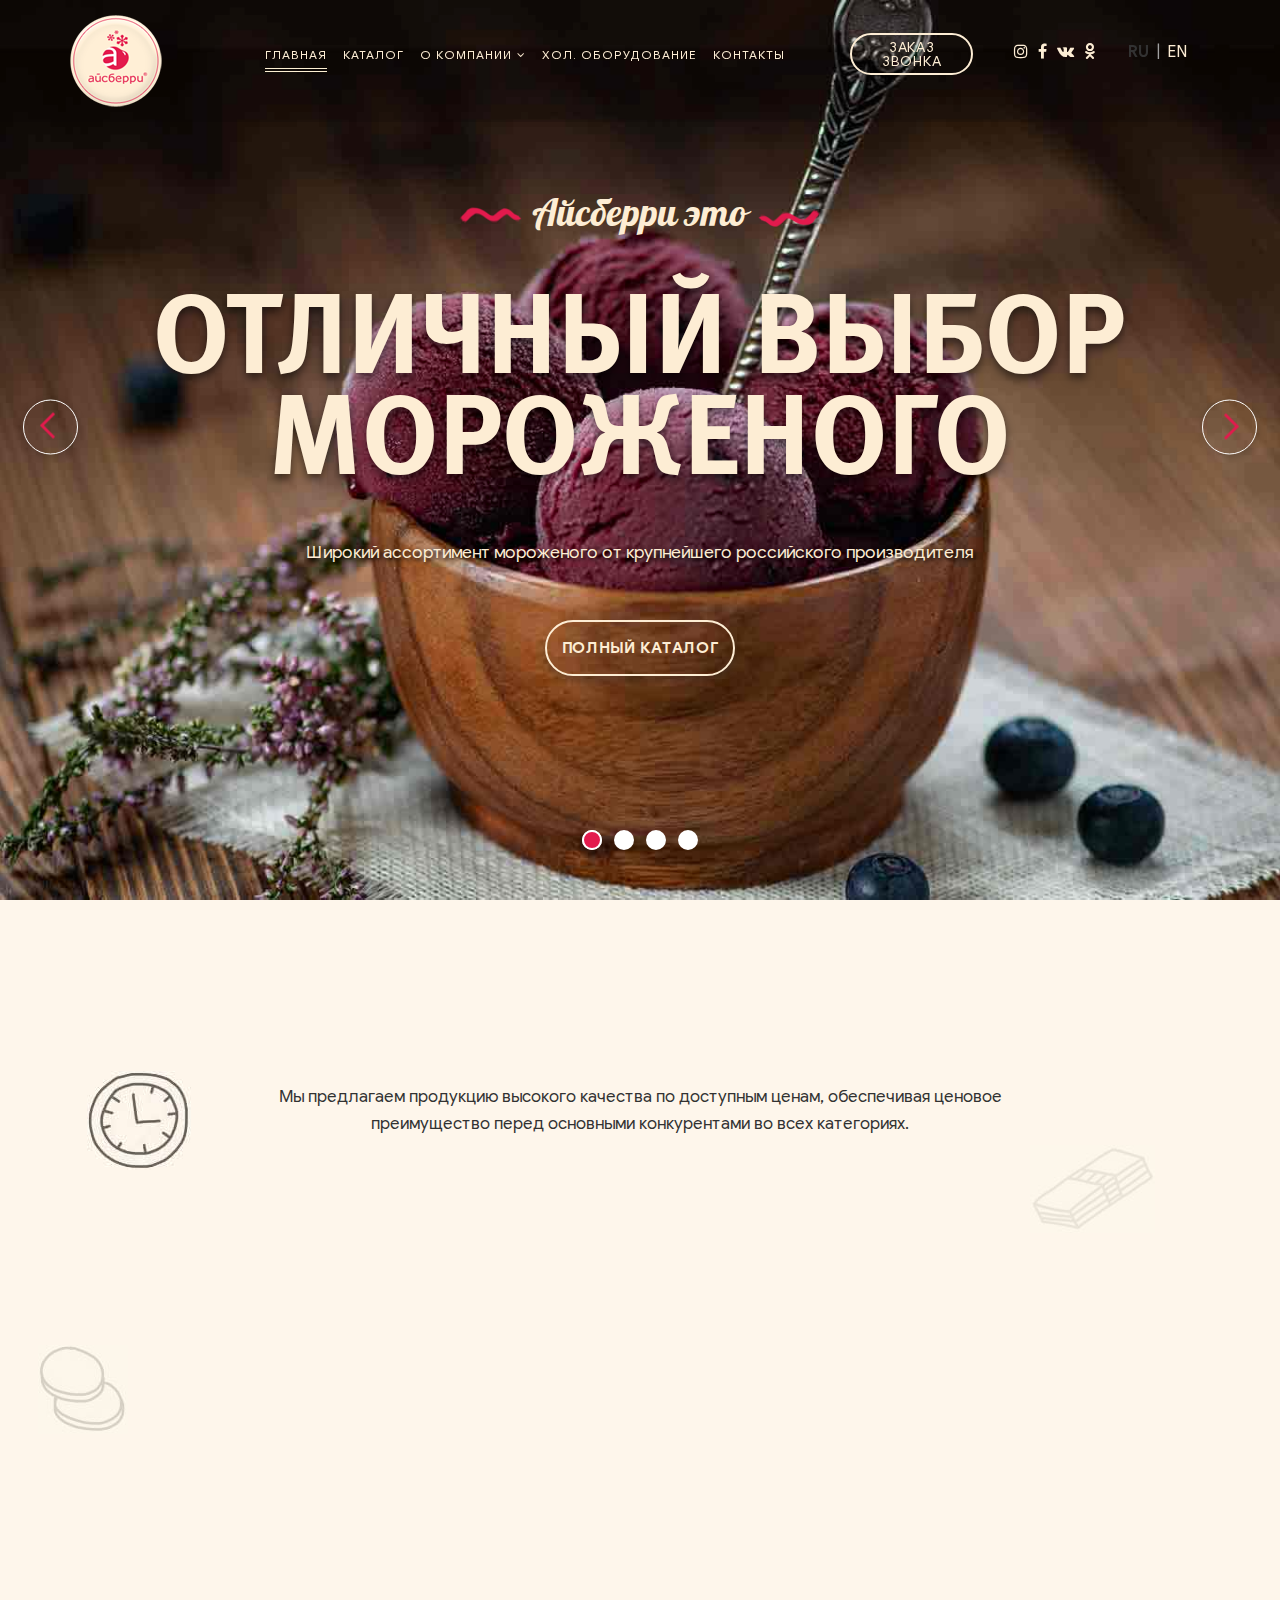
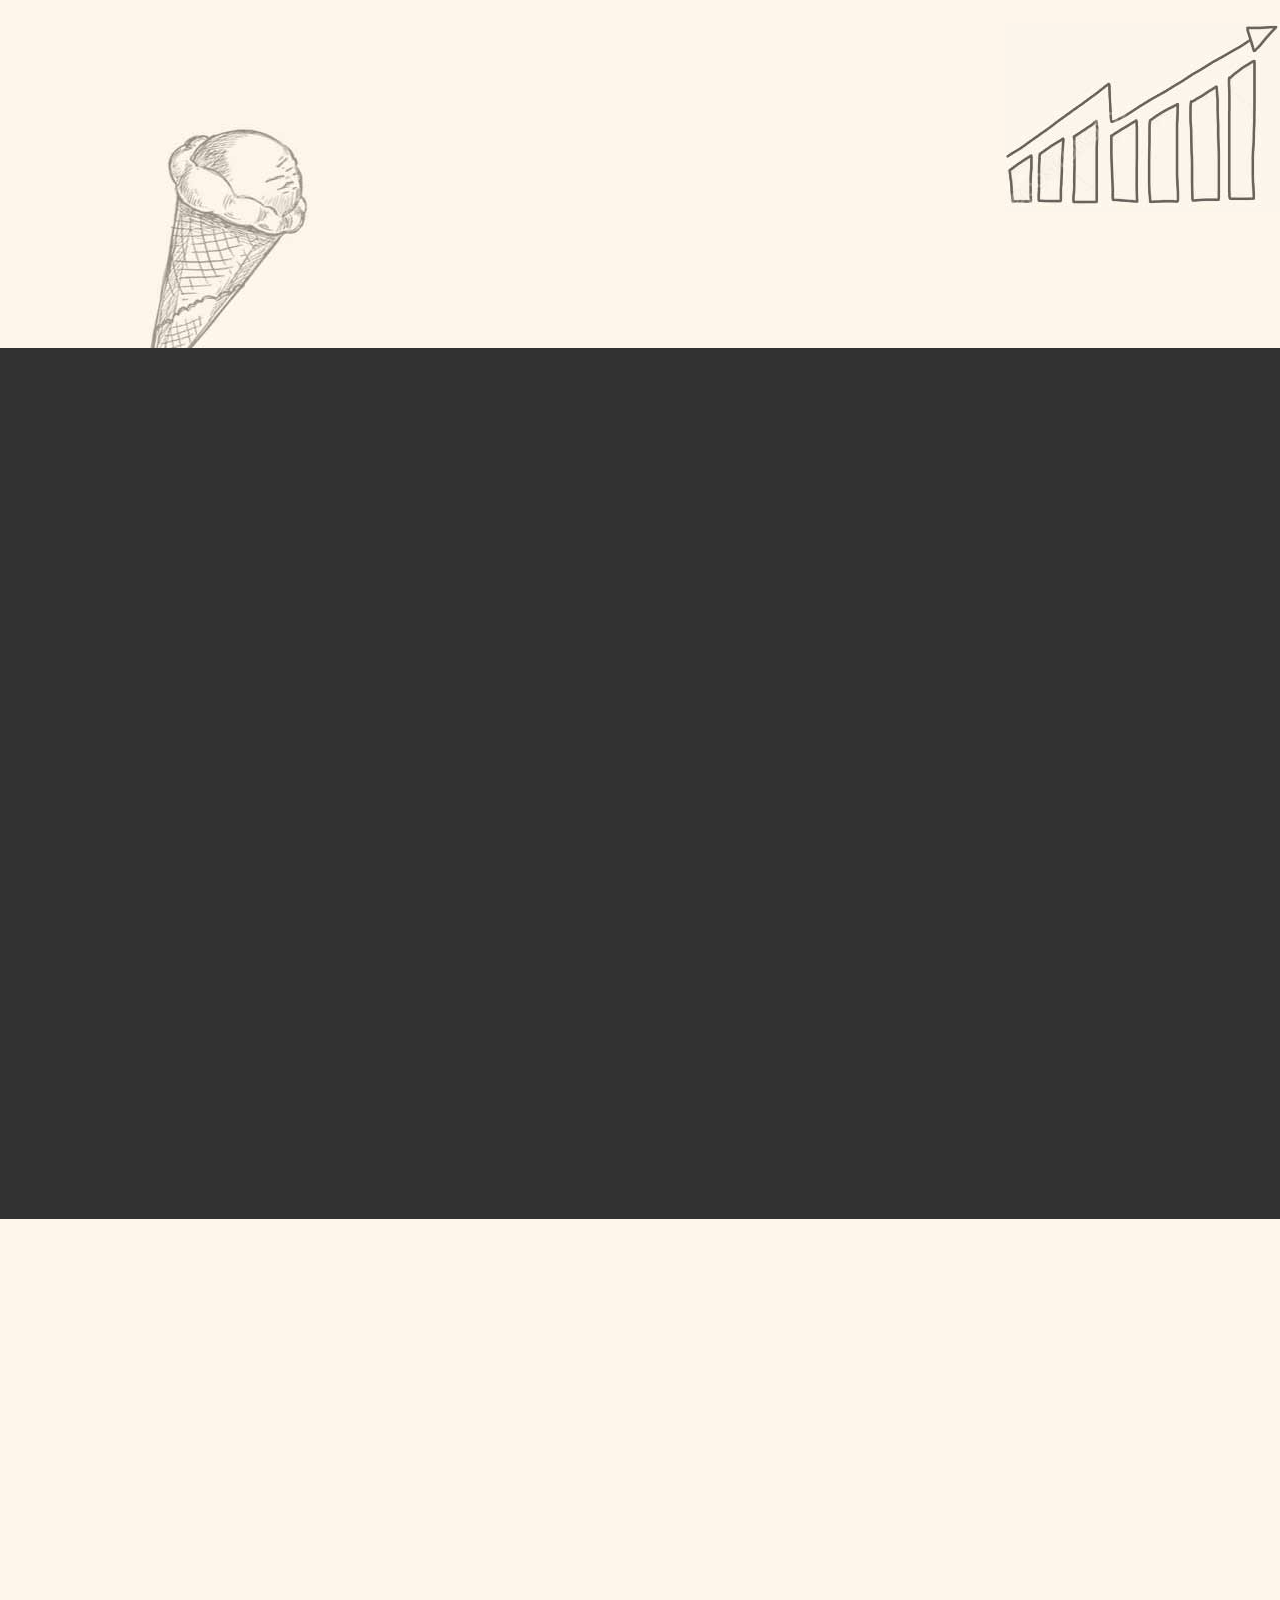
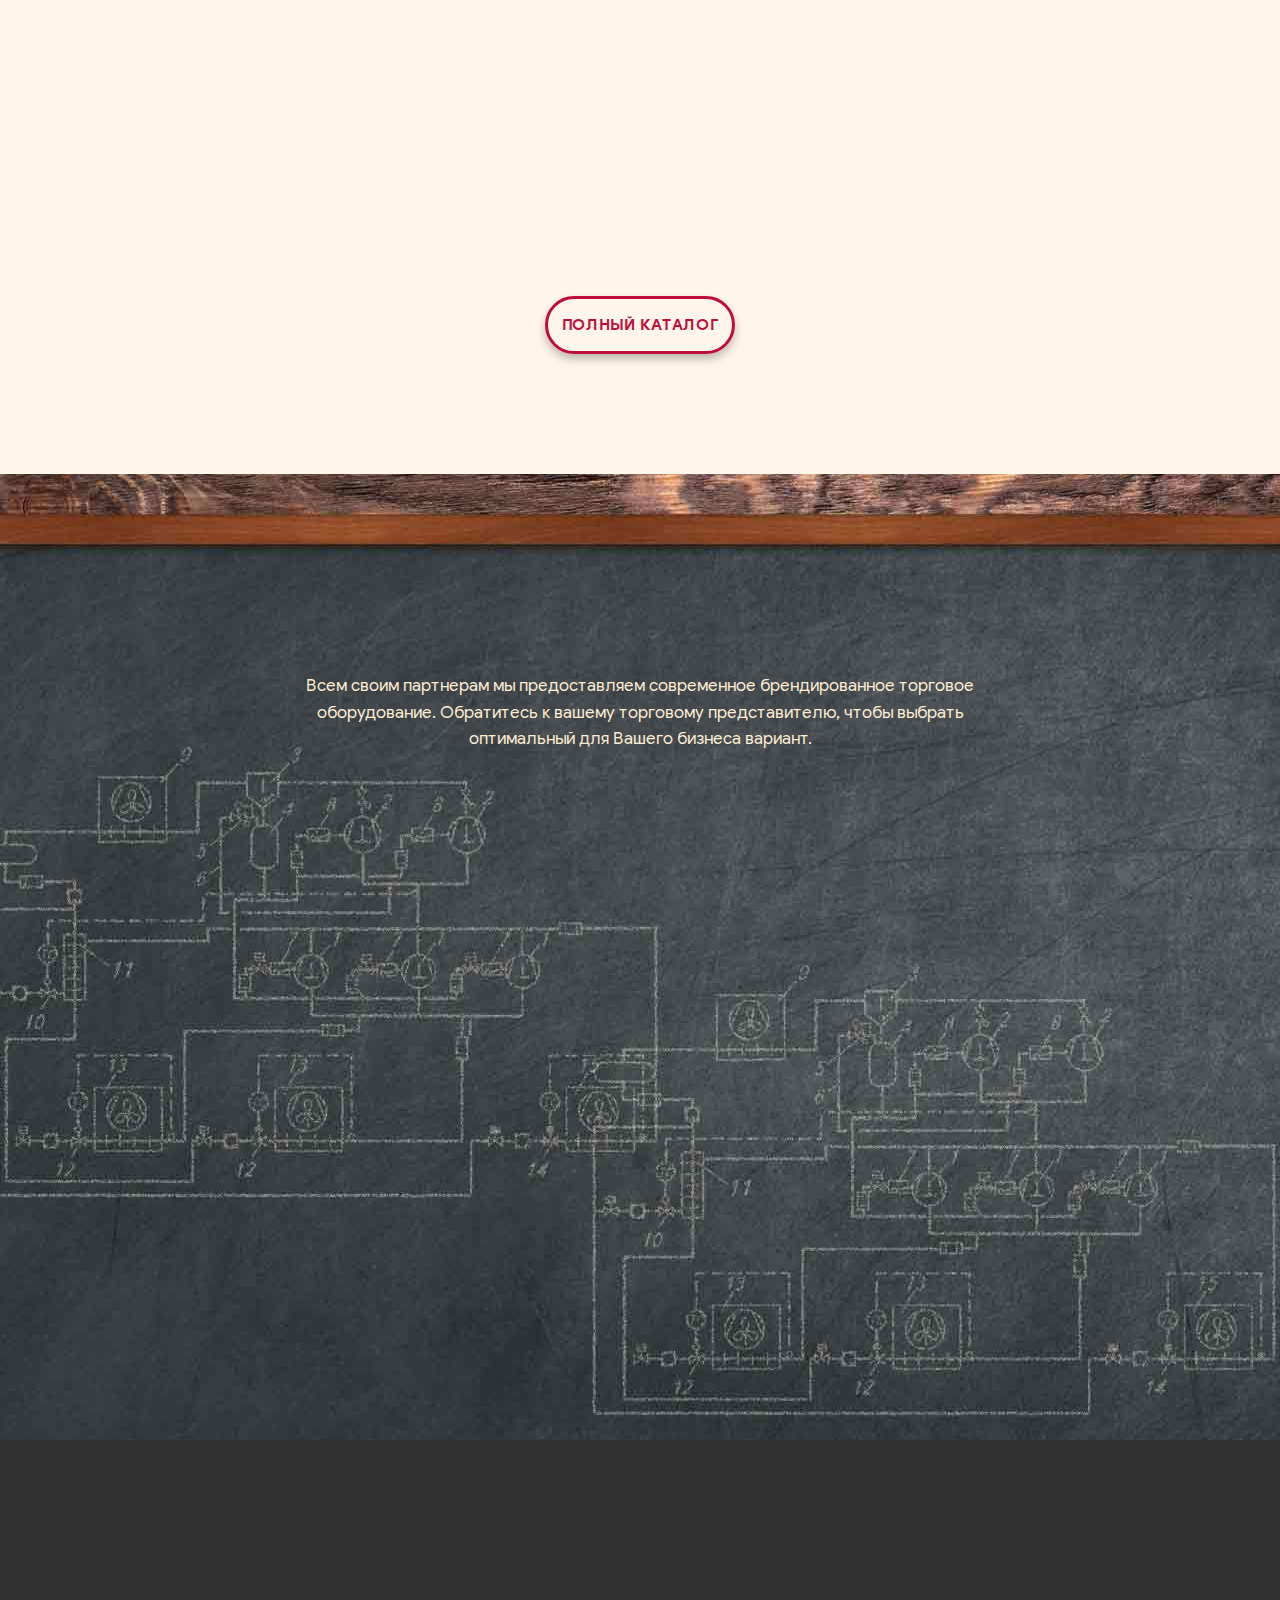
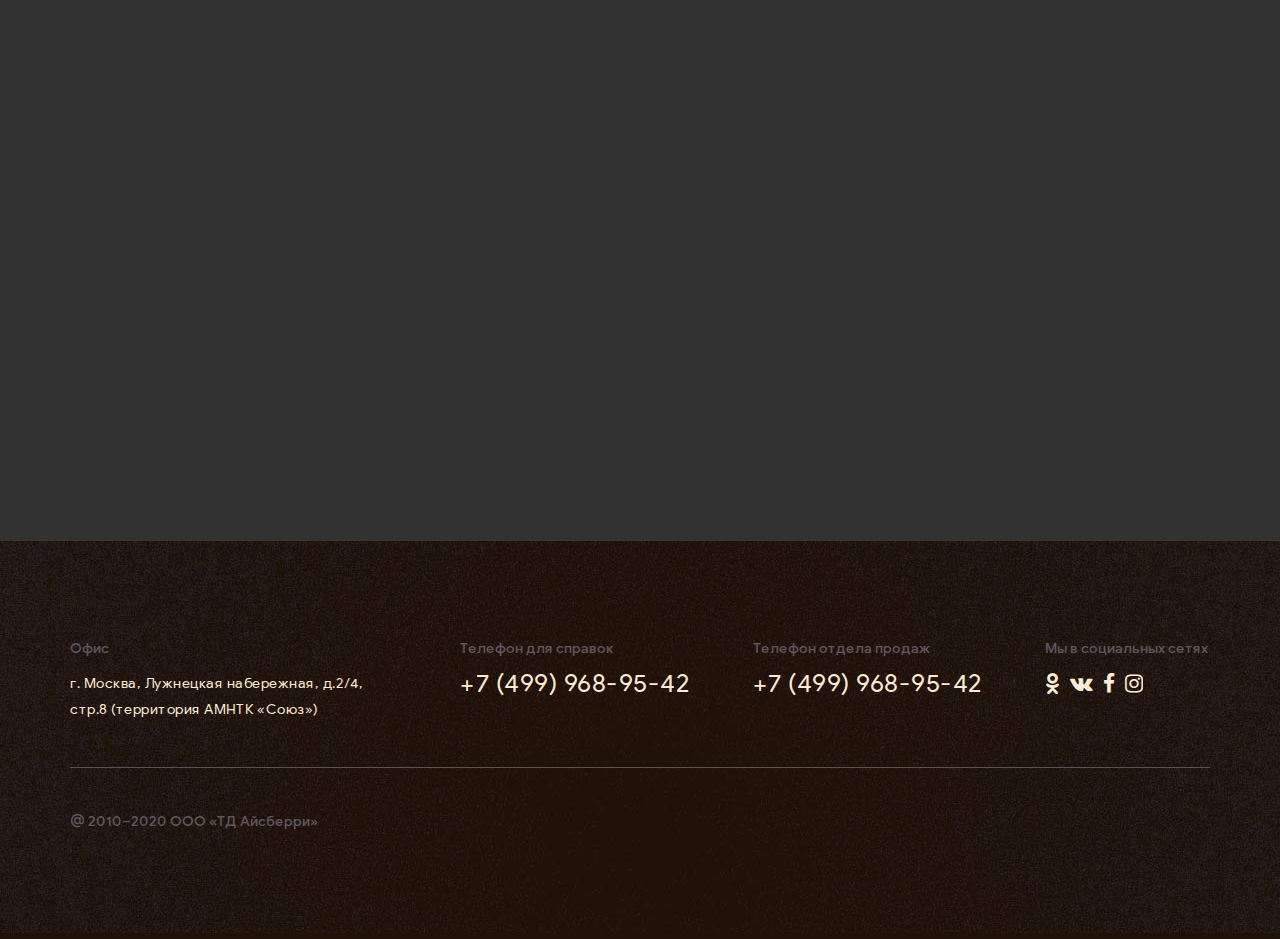
<file: index.html>
<!DOCTYPE html>
<html lang="ru">
<head>
	<meta charset="UTF-8">
	<title>О компании Айсберри — производство мороженого</title>
	<meta name="viewport" content="width=device-width, initial-scale=1.0">
	<meta http-equiv="X-UA-Compatible" content="IE=edge">
	<meta http-equiv="Content-Type" content="text/html; charset=windows-1251" />
	<meta name="keywords" content="мороженое, натуральное мороженое, вкусное мороженое, айсберри, мороженое айсберри" />
	<meta name="description" content="Сайт компании Айсберри" />
	<meta name="apple-mobile-web-app-title" content="Айсберри | Весь ассортимент мороженого Айсберри">
	<meta property="og:site_name" content="Айсберри | Крупнейший российский производитель натурального мороженого">
	<link type="image/x-icon" href="favicon.ico" rel="shortcut icon">
	<link rel="stylesheet" type="text/css" href="css/animate.css">
	<!--Owl-carousel-->
	<link rel="stylesheet" href="owlcarousel/owl.carousel.min.css">
	<link rel="stylesheet" href="owlcarousel/owl.theme.default.min.css">
	<!--Slick slider-->
	<link rel="stylesheet" type="text/css" href="slick/slick.css">
	<link rel="stylesheet" type="text/css" href="slick/slick-theme.css">
	<!-- Подключаем Bootstrap CSS -->
	<link rel="stylesheet" href="css/bootstrap.min.css" >
	<link rel="stylesheet" href="css/font-awesome.min.css">
	<!--Mobile menu-->
	<link rel="stylesheet" href="slideout/test.css">
	<link rel="stylesheet" href="slideout/index.css">
	<!--base-->
	<link rel="stylesheet" href="css/main.css">	
	<script src="js/wow.min.js"></script>
	<script>new WOW().init();</script>
	<script type="text/javascript" src="js/respond.min.js"></script>
</head>
<body>
	<!--loader-->
	<div class="loader">
		<div class="loader_inner"></div>
	</div>
	<!--mobile menu slideout-->
	<nav id="menu" class="menu">
		<section class="menu-section">
			<div class="header-menu">
				<div class="logo-header-menu">
					<a href="index.html"><img class="img-responsive" src="images/logo-header2.png" alt="iceberry"></a>
				</div>
				<div id="close" class="close-menu">
					<a class="js-slideout-toggle-menu"><img class="img-responsive" src="images/close-icon.jpg" alt="iceberry"></a>
				</div>
				<div class="search-menu">
					<a id="open"><img class="img-responsive" src="images/search-icon.jpg" alt="iceberry"></a>
					<form class="formSearch" action="/search/" data-action-ajax="/search/ajax/" method="get">
						<input class="searchInput" type="text" name="text" value="" placeholder="Поиск">
					</form>
				</div>
			</div>
			<ul class="menu-section-list">	
				<li class="active"><a class="home-icon" href="index.html"><i class="fa fa-home"></i>Главная</a></li>				
				<li class=""><a class="catalog-icon" href="assortiment.html"><i class="fa fa-book"></i>Каталог</a></li>
				<li class=""><a class="company-icon" href="/"><i class="fa fa-users"></i>О компании</a></li>
				<li class=""><a class="club-icon" href="#special_projects"><i class="fa fa-snowflake-o"></i>Хол. оборудование</a></li>
				<li class=""><a class="who-icon" href="/"><i class="fa fa-address-card"></i>Контакты</a></li>
			</ul>
		</section>
	</nav>
	<!--mobile menu slideout end-->
    <div id="panel" class="panel">
    	<header>
	    	<div class="navbar navbar-main if-s">
				<!--mobile header-bottom-->
				<div class="header-bottom hidden-md hidden-lg">
					<!--panel mobile menu-->
					<div style="width: 30%; float:left;">						
						<a class="button js-slideout-toggle">
							<span class="icon-bar"></span>
							<span class="icon-bar"></span>
							<span class="icon-bar"></span>
						</a>						
						<!--<button class="btn-hamburger js-slideout-toggle"></button>-->
					</div>
					<div style="width: 40%; float:left;">
						<div class="logo-wrap">
							<a href="/" class="logo-btn navbar-nav">
								<img src="images/logo-header.png" class="img-responsive" alt="Компания Айсберри">
								<img src="images/logo-header.png" class="img-responsive" alt="Компания Айсберри">
							</a>
						</div>					
					</div>
					<div style="width: 30%; float:left;">
						<div class="lang">
							<a href="en.php">EN</a>
						</div>
					</div>
					<!--panel mobile menu end-->
				</div>
				<!--mobile header-bottom end-->
	
				<!--desctop header-bottom-->
		    	<div class="header-bottom hidden-xs hidden-sm">	
					<div class="container">
						<div class="row">
							<div class="logo-wrap col-xs-7 col-sm-3 col-md-2 col-lg-2">
								<a href="index.html" class="logo-btn navbar-nav">
									<img src="images/logo-header.png" class="img-responsive" alt="Компания Айсберри">
									<img src="images/logo-header.png" class="img-responsive" alt="Компания Айсберри">
								</a>
							</div>
							<div class="hidden-xs hidden-sm col-md-6 col-lg-6">
								<nav class="collapse navbar-collapse" id="navbar" data-hover="dropdown"
									data-animations="fadeInDownNew fadeInRightNew fadeInUpNew fadeInLeftNew">
									<ul class="nav navbar-nav navbar-right">
										<li><a class="active" href="index.html">Главная</a></li>
										<li><a href="assortiment.html">Каталог</a></li>
										<li class="dropdown">
											<a href="/" class="dropdown-toggle">О компании<i class="fa fa-angle-down"></i></a>
											<ul class="dropdown-menu">
												<li class="dropdown">
													<a href="/" class="dropdown-toggle" data-toggle="dropdown" role="button" aria-haspopup="true" aria-expanded="false">
														О компании
													</a>
												</li>
												<li class="dropdown">
													<a href="/" class="dropdown-toggle" data-toggle="dropdown" role="button" aria-haspopup="true"
														aria-expanded="false">
														Производство
													</a>
												</li>
												<li class="dropdown">
													<a href="/" class="dropdown-toggle" data-toggle="dropdown" role="button" aria-haspopup="true"
														aria-expanded="false">
														Отзывы
													</a>
												</li>
											</ul>
										</li>									
										<li><a href="#special_projects">Хол. оборудование</a></li>
										<li><a href="/">Контакты</a></li>
									</ul>
								</nav>
							</div>
							<div class="hidden-xs hidden-sm col-md-4 col-md-offset-0 col-lg-4 col-lg-offset-0">
								<div class="button call_order">
									<a style="display: inline-block" href="/" data-toggle="modal" data-target="#myModal5">Заказ<br>звонка</a>
									<!--Modal-->
									<div class="modal fade" id="myModal5">
										<div class="modal-dialog">
											<div class="filter-content">
												<div class="hidden-xs hidden-sm">
													<div class="col-md-12">
														<div class="modal-header">
															<button type="button" class="close" data-dismiss="modal" aria-hidden="true">&#215;</button>
															<h5>&nbsp;&nbsp;&nbsp;Заказать обратный звонок</h5>
														</div>
														<div class="row">
															<div class="col-md-12">																
																<form class="form-horizontal">
																	<div class="form-group">
																		<div class="col-sm-4 control-label">
																			<label for="name" class="control-label">Имя</label>
																		</div>
																		<div class="col-sm-6">
																			<input type="text" class="form-control" id="name" name="name" placeholder="Имя">
																		</div>
																	</div>
																	<div class="form-group">
																		<div class="col-sm-4 control-label">
																			<label for="phone" class="control-label">Телефон</label>
																		</div>
																		<div class="col-sm-6">
																			<input type="text" class="form-control" id="phone" placeholder="Телефон">
																		</div>
																	</div>
																	<div class="form-group">
																		<div class="form-check">
																			<label class="form-check-label">
																				<input type="checkbox" class="form-check-input" required="">Согласие на обработку персональных данных
																			</label>
																		</div>
																	</div>
																	<div class="form-group">
																		<div class="col-sm-offset-4 col-sm-6 button-wrap">
																			<div class="read-more news">
																				<a href="/where-buy/" tabindex="0">Отправить</a>
																			</div>
																		</div>
																	</div>
																</form>																
															</div>
														</div>
													</div>
												</div>
											</div>
										</div>
									</div>
								</div>
								<div class="header-top">
									<div class="lang">
										<a class="active" href="/?lang=ru">Ru</a>
										<span style="color: #a1a1a1;">|</span>
										<a href="/?lang=en">En</a>
									</div>
									<div class="header-social">
										<div class="social-network">
											<a href="https://ok.ru/group/53816670421144" target="_blank" data-toggle="modal">
												<i class="fa fa-odnoklassniki"></i>
											</a>
										</div>										
									
										<div class="social-network">
											<a href="https://vk.com/club48220269" target="_blank">
												<i class="fa fa-vk"></i>
											</a>
										</div>
									
										<div class="social-network">
											<a href="https://www.facebook.com/TDIceBerry" target="_blank">
												<i class="fa fa-facebook"></i>
											</a>
										</div>
									
										<div class="social-network">
											<a href="https://www.instagram.com/iceberry_icecream/" target="_blank">
												<i class="fa fa-instagram"></i>
											</a>
										</div>
									
										<div class="clearfix"></div>
									</div>
								</div>
							</div>
						</div>
					</div>				
					<div class="header-menu-field"></div>
				</div>
				<!--desctop header-bottom end-->
	    	</div>
	    </header>
		<!--Слайдер флекс-->		
		<div id="toppage" class="slides-wrapper">
			<div class="slid_1">
				<div class="slid-1">
					<div class="col-md-12 col-md-offset-0 col-lg-12 col-lg-offset-0 bg_text_slid">
						<div class="row">
							<div class="col-md-12 col-md-offset-0 col-lg-10 col-lg-offset-1" style="text-align: center;">
								<h3 class="heading_section">Айсберри это</h3>
								<h4 class="slid-heading">ОТЛИЧНЫЙ ВЫБОР МОРОЖЕНОГО</h4>
								<p>Широкий ассортимент мороженого от крупнейшего российского производителя</p>
								<div class="button_slider">
									<a href="/" tabindex="0">Полный каталог</a>
								</div>
							</div>
						</div>
					</div>
				</div>
			</div>
			<div class="slid_1">
				<div class="slid-2">
					<div class="col-md-12 col-md-offset-0 col-lg-12 col-lg-offset-0 bg_text_slid">
						<div class="row">
							<div class="col-md-12 col-md-offset-0 col-lg-10 col-lg-offset-1" style="text-align: center;">
								<h3 class="heading_section">Айсберри это</h3>
								<h4 class="slid-heading">МОРОЖЕНОЕ ВЫСОЧАЙШЕГО КАЧЕСТВА</h4>
								<p>Полная технологическая цепочка переработки свежего молока, <br>и использование только высококлассных ингредиентов</p>
								<div class="button_slider">
									<a href="/" tabindex="0">Подробнее</a>
								</div>
							</div>
						</div>
					</div>
				</div>
			</div>
			<div class="slid_1">
				<div class="slid-3">
					<div class="col-md-12 col-md-offset-0 col-lg-12 col-lg-offset-0 bg_text_slid">
						<div class="row">
							<div class="col-md-12 col-md-offset-0 col-lg-10 col-lg-offset-1" style="text-align: center;">
								<h3 class="heading_section">Айсберри это</h3>
								<h4 class="slid-heading">НАДЕЖНЫЙ<br>ПАРТНЕР</h4>
								<p>Гибкая система скидок и гарантия наличия ассортимента и доставки в жаркую погоду</p>
								<div class="button_slider">
									<a href="/" tabindex="0">Подробнее</a>
								</div>
							</div>
						</div>
					</div>
				</div>
			</div>
			<div class="slid_1">
				<div class="slid-4">
					<div class="col-md-12 col-md-offset-0 col-lg-12 col-lg-offset-0 bg_text_slid">
						<div class="row">
							<div class="col-md-12 col-md-offset-0 col-lg-10 col-lg-offset-1" style="text-align: center;">
								<h3 class="heading_section">Айсберри это</h3>
								<h4 class="slid-heading">УДОБНЫЙ КЛИЕНТСКИЙ<br>СЕРВИС</h4>
								<p>Бесплатная доставка продукции собственным специализированным<br>транспортом и предоставление холодильного оборудования</p>
								<div class="button_slider">
									<a href="/" tabindex="0">Подробнее</a>
								</div>
							</div>
						</div>
					</div>
				</div>
			</div>
		</div>	
	
	    <section id="our_awards">
			<div id="decor_1" class="decor_bg"></div>
			<div id="decor_2" class="decor_bg"></div>
			<div id="decor_3" class="decor_bg"></div>
			<div id="decor_4" class="decor_bg"></div>
			<div id="decor_5" class="decor_bg"></div>
			<div class="container">
				<div class="row">
					<div class="col-md-12">
						<div class="block-uni wow fadeInDown" data-wow-offset="0" data-wow-duration="1s" data-wow-delay="0.5s" style="visibility: visible; animation-duration: 1s; animation-delay: 0.5s; animation-name: fadeIn;">
							<h3 class="heading_section">Наши преимущества</h3>
						</div>

						<div class="col-md-8 col-md-offset-2">
							<p class="text-title">Мы предлагаем продукцию высокого качества по доступным ценам, обеспечивая ценовое преимущество перед основными конкурентами во всех категориях.</p>
						</div>
					</div>
				</div>
				<div class="row">
					<div class="col-sm-4 col-sm-offset-0 col-md-2 col-md-offset-1">
						<div class="block-uni wow fadeInUp" data-wow-offset="0" data-wow-duration="1s" data-wow-delay="0.6s" style="visibility: visible; animation-duration: 1s; animation-delay: 0.5s; animation-name: fadeInUp;">
							<div class="award">
								<div class="icon-block">
									<span class="icon-img" style="background-position: -265px 1px;"></span>
									<div class="decoration-award"></div>
								</div>
								<h5>Надежность</h5>
								<p>От крупнейшего отчечественного производителя</p>
							</div>
						</div>
					</div>
					<div class="col-sm-4 col-md-2">
						<div class="block-uni wow fadeInUp" data-wow-offset="0" data-wow-duration="1s" data-wow-delay="0.7s" style="visibility: visible; animation-duration: 1s; animation-delay: 0.5s; animation-name: fadeInUp;">
							<div class="award">
								<div class="icon-block">
									<span class="icon-img" style="background-position: -372px 1px;"></span>
									<div class="decoration-award"></div>
								</div>
								<h5>Уходимость</h5>
								<p>Наши позиции являются лидерами по уходимости и позволяют нашим партнерам зарабатывать</p>
							</div>
						</div>
					</div>
					<div class="col-sm-4 col-md-2">
						<div class="block-uni wow fadeInUp" data-wow-offset="0" data-wow-duration="1s" data-wow-delay="0.8s" style="visibility: visible; animation-duration: 1s; animation-delay: 0.5s; animation-name: fadeInUp;">
							<div class="award">
								<div class="icon-block">
									<span class="icon-img" style="background-position: -473px 1px;"></span>
									<div class="decoration-award"></div>
								</div>
								<h5>Качество</h5>
								<p>Полная технологическая цепочка переработки свежего молока</p>
							</div>
						</div>
					</div>
					<div class="col-sm-4 col-md-2">
						<div class="block-uni wow fadeInUp" data-wow-offset="0" data-wow-duration="1s" data-wow-delay="0.9s" style="visibility: visible; animation-duration: 1s; animation-delay: 0.5s; animation-name: fadeInUp;">
							<div class="award">
								<div class="icon-block">
									<span class="icon-img" style="background-position: -576px 1px;"></span>
									<div class="decoration-award"></div>
								</div>
								<h5>Рассрочка</h5>
								<p>Для клиентов предоставляется рассрочка платежей</p>
							</div>
						</div>
					</div>
					<div class="col-sm-4 col-md-2">
						<div class="block-uni wow fadeInUp" data-wow-offset="0" data-wow-duration="1s" data-wow-delay="1.0s" style="visibility: visible; animation-duration: 1s; animation-delay: 0.5s; animation-name: fadeInUp;">
							<div class="award">
								<div class="icon-block">
									<span class="icon-img" style="background-position: -684px 1px;"></span>
									<div class="decoration-award"></div>
								</div>
								<h5>Ассортимент</h5>
								<p>Широкий выбор сопутствующих товаров: рожки, стаканчики, топпинги</p>
							</div>
						</div>
					</div>
					<div class="col-sm-4 col-sm-offset-0 col-md-2 col-md-offset-3">
						<div class="block-uni wow fadeInUp" data-wow-offset="0" data-wow-duration="1s" data-wow-delay="1.1s" style="visibility: visible; animation-duration: 1s; animation-delay: 0.5s; animation-name: fadeInUp;">
							<div class="award">
								<div class="icon-block">
									<span class="icon-img" style="background-position: -820px -2px;"></span>
									<div class="decoration-award"></div>
								</div>
								<h5>Доставка</h5>
								<p>Собственный автопарк из 400 специализированных автомобилей доставки</p>
							</div>
						</div>
					</div>
					<div class="col-sm-4 col-md-2">
						<div class="block-uni wow fadeInUp" data-wow-offset="0" data-wow-duration="1s" data-wow-delay="1.2s" style="visibility: visible; animation-duration: 1s; animation-delay: 0.5s; animation-name: fadeInUp;">
							<div class="award">
								<div class="icon-block">
									<span class="icon-img" style="background-position: -952px -2px;"></span>
									<div class="decoration-award"></div>
								</div>
								<h5>Гарантия</h5>
								<p>Наличия ассортимента и доставки в жаркую погоду</p>
							</div>
						</div>
					</div>
					<div class="col-sm-4 col-md-2">
						<div class="block-uni wow fadeInUp" data-wow-offset="0" data-wow-duration="1s" data-wow-delay="1.3s" style="visibility: visible; animation-duration: 1s; animation-delay: 0.5s; animation-name: fadeInUp;">
							<div class="award">
								<div class="icon-block">
									<span class="icon-img" style="background-position: -1066px -2px;"></span>
									<div class="decoration-award"></div>
								</div>
								<h5>Оборудование</h5>
								<p>предоставление холодильного оборудования (брендируется под заказ клиента)</p>
							</div>
						</div>
					</div>
				</div>				
			</div>			
		</section>		
		
		<section id="hits_slider">
			<div class="container">
				<div class="row">
					<div class="col-md-12">
						<div class="block-uni wow fadeInDown" data-wow-offset="0" data-wow-duration="1s" data-wow-delay="0.5s" style="visibility: visible; animation-duration: 1s; animation-delay: 0.5s; animation-name: fadeIn;"><h3 class="heading_section">Хиты продаж</h3></div>
						<!--div class="col-md-8 col-md-offset-2">
							<p class="text-title">Мы предлагаем продукцию высокого качества по доступным ценам, обеспечивая ценовое преимущество перед основными конкурентами во всех категориях.</p>
						</div-->
					</div>
				</div>
				<div class="row">
					<div class="col-sm-10 col-sm-offset-1 col-md-10 col-md-offset-1">
						<div class="block-uni wow fadeInUp" data-wow-offset="0" data-wow-duration="1s" data-wow-delay="0.5s" style="visibility: visible; animation-duration: 1s; animation-delay: 0.5s; animation-name: fadeInUp;">
							
							<div class="hits_slider">
								<div class="row">
									<div class="col-xs-10 col-xs-offset-1 col-md-5 col-md-offset-0">
										<div class="img-slid-wrap">
											<div class="decor">
												<img src="images/decoration/slider_hits_bg.png" class="img-responsive" alt="">
											</div>
											<img src="images/catalig/ball_1.png" class="img-responsive" alt="ВОЛОГОДСКИЙ ПЛОМБИР С АРОМАТОМ ЛЕСНОГО ОРЕХА И ФУНДУКОМ И ВАРЕНЫМ СГУЩЕННЫМ МОЛОКОМ">	
										</div>																	
									</div>
									<div class="col-md-7">
										<h3>ВОЛОГОДСКИЙ ПЛОМБИР С
											АРОМАТОМ ЛЕСНОГО ОРЕХА И ФУНДУКОМ И ВАРЕНЫМ
											СГУЩЕННЫМ МОЛОКОМ
										</h3>
										<p><strong>Упаковка:</strong> гастроемкость 3,5 кг</p>
									</div>
								</div>
								<div class="row">
									<div class="col-xs-10 col-xs-offset-1 col-md-5 col-md-offset-0">
										<div class="img-slid-wrap">
											<div class="decor">
												<img src="images/decoration/slider_hits_bg.png" class="img-responsive" alt="">
											</div>
											<img src="images/catalig/ball_2.png" class="img-responsive" alt="ВОЛОГОДСКИЙ ПЛОМБИР С АРОМАТОМ ЛЕСНОГО ОРЕХА И ФУНДУКОМ И ВАРЕНЫМ СГУЩЕННЫМ МОЛОКОМ">	
										</div>																	
									</div>
									<div class="col-md-7">
										<h3>ВОЛОГОДСКИЙ ПЛОМБИР С
											АРОМАТОМ ЛЕСНОГО ОРЕХА И ФУНДУКОМ И ВАРЕНЫМ
											СГУЩЕННЫМ МОЛОКОМ
										</h3>
										<p><strong>Упаковка:</strong> гастроемкость 3,5 кг</p>
									</div>
								</div>
								<div class="row">
									<div class="col-xs-10 col-xs-offset-1 col-md-5 col-md-offset-0">
										<div class="img-slid-wrap">
											<div class="decor">
												<img src="images/decoration/slider_hits_bg.png" class="img-responsive" alt="">
											</div>
											<img src="images/catalig/ball_1.png" class="img-responsive" alt="ВОЛОГОДСКИЙ ПЛОМБИР С АРОМАТОМ ЛЕСНОГО ОРЕХА И ФУНДУКОМ И ВАРЕНЫМ СГУЩЕННЫМ МОЛОКОМ">	
										</div>																	
									</div>
									<div class="col-md-7">
										<h3>ВОЛОГОДСКИЙ ПЛОМБИР С
											АРОМАТОМ ЛЕСНОГО ОРЕХА И ФУНДУКОМ И ВАРЕНЫМ
											СГУЩЕННЫМ МОЛОКОМ
										</h3>
										<p><strong>Упаковка:</strong> гастроемкость 3,5 кг</p>
									</div>
								</div>
								<div class="row">
									<div class="col-xs-10 col-xs-offset-1 col-md-5 col-md-offset-0">
										<div class="img-slid-wrap">
											<div class="decor">
												<img src="images/decoration/slider_hits_bg.png" class="img-responsive" alt="">
											</div>
											<img src="images/catalig/ball_2.png" class="img-responsive" alt="ВОЛОГОДСКИЙ ПЛОМБИР С АРОМАТОМ ЛЕСНОГО ОРЕХА И ФУНДУКОМ И ВАРЕНЫМ СГУЩЕННЫМ МОЛОКОМ">	
										</div>																	
									</div>
									<div class="col-md-7">
										<h3>ВОЛОГОДСКИЙ ПЛОМБИР С
											АРОМАТОМ ЛЕСНОГО ОРЕХА И ФУНДУКОМ И ВАРЕНЫМ
											СГУЩЕННЫМ МОЛОКОМ
										</h3>
										<p><strong>Упаковка:</strong> гастроемкость 3,5 кг</p>
									</div>
								</div>
								<div class="row">
									<div class="col-xs-10 col-xs-offset-1 col-md-5 col-md-offset-0">
										<div class="img-slid-wrap">
											<div class="decor">
												<img src="images/decoration/slider_hits_bg.png" class="img-responsive" alt="">
											</div>
											<img src="images/catalig/ball_1.png" class="img-responsive" alt="ВОЛОГОДСКИЙ ПЛОМБИР С АРОМАТОМ ЛЕСНОГО ОРЕХА И ФУНДУКОМ И ВАРЕНЫМ СГУЩЕННЫМ МОЛОКОМ">	
										</div>																	
									</div>
									<div class="col-md-7">
										<h3>ВОЛОГОДСКИЙ ПЛОМБИР С
											АРОМАТОМ ЛЕСНОГО ОРЕХА И ФУНДУКОМ И ВАРЕНЫМ
											СГУЩЕННЫМ МОЛОКОМ
										</h3>
										<p><strong>Упаковка:</strong> гастроемкость 3,5 кг</p>
									</div>
								</div>
								<div class="row">
									<div class="col-xs-10 col-xs-offset-1 col-md-5 col-md-offset-0">
										<div class="img-slid-wrap">
											<div class="decor">
												<img src="images/decoration/slider_hits_bg.png" class="img-responsive" alt="">
											</div>
											<img src="images/catalig/ball_1.png" class="img-responsive" alt="ВОЛОГОДСКИЙ ПЛОМБИР С АРОМАТОМ ЛЕСНОГО ОРЕХА И ФУНДУКОМ И ВАРЕНЫМ СГУЩЕННЫМ МОЛОКОМ">	
										</div>																	
									</div>
									<div class="col-md-7">
										<h3>ВОЛОГОДСКИЙ ПЛОМБИР С
											АРОМАТОМ ЛЕСНОГО ОРЕХА И ФУНДУКОМ И ВАРЕНЫМ
											СГУЩЕННЫМ МОЛОКОМ
										</h3>
										<p><strong>Упаковка:</strong> гастроемкость 3,5 кг</p>
									</div>
								</div>
								<div class="row">
									<div class="col-xs-10 col-xs-offset-1 col-md-5 col-md-offset-0">
										<div class="img-slid-wrap">
											<div class="decor">
												<img src="images/decoration/slider_hits_bg.png" class="img-responsive" alt="">
											</div>
											<img src="images/catalig/ball_1.png" class="img-responsive" alt="ВОЛОГОДСКИЙ ПЛОМБИР С АРОМАТОМ ЛЕСНОГО ОРЕХА И ФУНДУКОМ И ВАРЕНЫМ СГУЩЕННЫМ МОЛОКОМ">	
										</div>																	
									</div>
									<div class="col-md-7">
										<h3>ВОЛОГОДСКИЙ ПЛОМБИР С
											АРОМАТОМ ЛЕСНОГО ОРЕХА И ФУНДУКОМ И ВАРЕНЫМ
											СГУЩЕННЫМ МОЛОКОМ
										</h3>
										<p><strong>Упаковка:</strong> гастроемкость 3,5 кг</p>
									</div>
								</div>
							</div>
							<div class="hits_slider_nav">
								<div class="row">
									<div class="col-sm-12 col-sm-offset-0 col-md-10 col-md-offset-1">
										<div class="previews-positions-wrap">
											<div class="preview">
												<img src="images/catalig/ball_1.png" class="img-responsive" alt="">
											</div>
											<div class="preview">
												<img src="images/catalig/ball_2.png" class="img-responsive" alt="">
											</div>
											<div class="preview">
												<img src="images/catalig/ball_1.png" class="img-responsive" alt="">
											</div>
											<div class="preview">
												<img src="images/catalig/ball_2.png" class="img-responsive" alt="">
											</div>
											<div class="preview">
												<img src="images/catalig/ball_1.png" class="img-responsive" alt="">
											</div>
											<div class="preview">
												<img src="images/catalig/ball_2.png" class="img-responsive" alt="">
											</div>
											<div class="preview">
												<img src="images/catalig/ball_1.png" class="img-responsive" alt="">
											</div>
										</div>
									</div>
								</div>
							</div>
						</div>
					</div>
				</div>

			</div>
		</section>
		
		<section id="assortment">
			<div class="container">
				<div class="row">
					<div class="col-md-12">
						<div class="block-uni wow fadeInDown" data-wow-offset="0" data-wow-duration="1s" data-wow-delay="0.5s" style="visibility: visible; animation-duration: 1s; animation-delay: 0.5s; animation-name: fadeIn;"><h3 class="heading_section">Ассортимент</h3></div>
						<!--div class="col-md-8 col-md-offset-2">
							<p class="text-title">Мы предлагаем продукцию высокого качества по доступным ценам, обеспечивая ценовое преимущество перед основными конкурентами во всех категориях.</p>
						</div-->
					</div>
				</div>
			</div>
			<div class="container-fluid">
				<div id="brands-slider">
					<div class="col-xs-4">
						<a href="/" target="_blank" title="Вологодский пломбир">
							<div class="block-uni wow fadeInLeft" data-wow-offset="0" data-wow-duration="1s" data-wow-delay="0.5s" style="visibility: visible; animation-duration: 1s; animation-delay: 0.5s; animation-name: fadeInLeft;">
								<div class="landing_project" style="background:url(images/landing-1.jpg) center; background-size: cover;">
									<h3>Мороженое</h3>
									<img class="img-responsive" src="images/landing-1.jpg">
								</div>
							</div>
						</a>
					</div>
					<div class="col-xs-4">
						<a href="/" target="_blank" title="Филевское мороженое">
							<div class="block-uni wow fadeInUp" data-wow-offset="0" data-wow-duration="1s" data-wow-delay="0.5s" style="visibility: visible; animation-duration: 1s; animation-delay: 0.5s; animation-name: fadeInUp;">
								<div class="landing_project" style="background:url(images/landing-2.jpg) center; background-size: cover;">
									<h3>Замороженые полуфабрикаты</h3>
									<img class="img-responsive" src="images/landing-2.jpg">
								</div>
							</div>
						</a>
					</div>
					<div class="col-xs-4">
						<a href="/" target="_blank" title="Мороженое miniMe">
							<div class="block-uni wow fadeInRight" data-wow-offset="0" data-wow-duration="1s" data-wow-delay="0.5s" style="visibility: visible; animation-duration: 1s; animation-delay: 0.5s; animation-name: fadeInRight;">
								<div class="landing_project" style="background:url(images/landing-3.jpg) center; background-size: cover;">
									<h3>Сопутствующий ассортимент</h3>
									<img class="img-responsive" src="images/landing-3.jpg">
								</div>
							</div>
						</a>
					</div>			
				</div>
				<div class="button_slider">
					<a href="/" tabindex="0">Полный каталог</a>
				</div>
			</div>		
		</section>
	
		<section id="refrigeration">
			<div class="container">
				<div class="row">
					<div class="col-md-12">
						<div class="block-uni wow fadeInDown" data-wow-offset="0" data-wow-duration="1s" data-wow-delay="0.5s" style="visibility: visible; animation-duration: 1s; animation-delay: 0.5s; animation-name: fadeIn;"><h3 class="heading_section">Холодильное оборудование</h3></div>
						<div class="col-md-8 col-md-offset-2">
							<p class="text-title">Всем своим партнерам мы предоставляем современное брендированное торговое оборудование. Обратитесь к вашему торговому представителю, чтобы выбрать оптимальный для Вашего бизнеса вариант.</p>
						</div>
					</div>
				</div>
				
				<div class="row">
					<div class="hidden-xs col-md-12 col-md-offset-0 col-lg-10 col-lg-offset-1">
						<div class="block-uni wow fadeInUp" data-wow-offset="0" data-wow-duration="1s" data-wow-delay="0.5s" style="visibility: visible; animation-duration: 1s; animation-delay: 0.5s; animation-name: fadeInUp;">
							<div class="slider-refrigeration">
								<div class="block-prev">
									<img src="images/refrigeration/ref-prev_1.png" class="img-responsive" alt="">
								</div>
								<div class="block-prev">
									<img src="images/refrigeration/ref-prev_2.png" class="img-responsive" alt="">
								</div>
								<div class="block-prev">
									<img src="images/refrigeration/ref-prev_3.png" class="img-responsive" alt="">
								</div>
								<div class="block-prev">
									<img src="images/refrigeration/ref-prev_4.png" class="img-responsive" alt="">
								</div>
								<div class="block-prev">
									<img src="images/refrigeration/ref-prev_5.png" class="img-responsive" alt="">
								</div>
								<div class="group">
									<div class="block-prev active">
										<img src="images/refrigeration/ref-prev_6.png" class="img-responsive" alt="">
									</div>
									<div class="block-prev">
										<img src="images/refrigeration/ref-prev_7.png" class="img-responsive" alt="">
									</div>
								</div>
								<div class="heading-block">
									<div class="refr"><img src="images/refrigeration/ref_1.jpg" class="img-responsive" alt=""></div>
									<div class="refr"><img src="images/refrigeration/ref_2.jpg" class="img-responsive" alt=""></div>
									<div class="refr"><img src="images/refrigeration/ref_3.jpg" class="img-responsive" alt=""></div>
									<div class="refr"><img src="images/refrigeration/ref_4.jpg" class="img-responsive" alt=""></div>
									<div class="refr"><img src="images/refrigeration/ref_5.jpg" class="img-responsive" alt=""></div>
									<div class="refr active"><img src="images/refrigeration/ref_6.jpg" class="img-responsive" alt=""></div>
									<div class="refr"><img src="images/refrigeration/ref_7.jpg" class="img-responsive" alt=""></div>
								</div>
								<div class="reviews-block">
									<p>ларь</p>
									<div class="lar active">
										<h5>«Вологодский Пломбир»</h5>
										<img src="images/decoration/ref-dashed.png" class="ref-dashed" alt="">
										<h6>ларь ubs</h6>
										<table class="reviews">
											<tbody>
											<tr>
												<td>300&nbsp;л.&nbsp;&nbsp;</td>
												<td>1060*640*940&nbsp;&nbsp;</td>
												<td>1045*915*650&nbsp;&nbsp;</td>
											</tr>
											<tr>
												<td>400&nbsp;л.&nbsp;&nbsp;</td>
												<td>1060*640*940&nbsp;&nbsp;</td>
												<td>57</td>
											</tr>
											<tr>
												<td>500&nbsp;л.&nbsp;&nbsp;</td>
												<td>1060*640*940&nbsp;&nbsp;</td>
												<td>153&nbsp;Вт</td>
											</tr>
										</tbody></table>								
										<div class="button-wrap">
											<div class="read-more news">
												<a href="/where-buy/" tabindex="0">подробнее</a>
											</div>
											<div class="read-more news">
												<a href="/where-buy/" tabindex="0">смотреть все »</a>
											</div>
										</div>
									</div>
									<div class="lar">
										<h5>«Филевское»</h5>
										<img src="images/decoration/ref-dashed.png" class="ref-dashed" alt="">
										<h6>ларь ubs</h6>
										<table class="reviews">
											<tbody>
												<tr>
													<td>300&nbsp;л.&nbsp;&nbsp;</td>
													<td>1060*640*940&nbsp;&nbsp;</td>
													<td>1045*915*650&nbsp;&nbsp;</td>
												</tr>
												<tr>
													<td>400&nbsp;л.&nbsp;&nbsp;</td>
													<td>1060*640*940&nbsp;&nbsp;</td>
													<td>57</td>
												</tr>
												<tr>
													<td>500&nbsp;л.&nbsp;&nbsp;</td>
													<td>1060*640*940&nbsp;&nbsp;</td>
													<td>153&nbsp;Вт</td>
												</tr>
											</tbody>
										</table>
										<div class="button-wrap">
											<div class="read-more news">
												<a href="/where-buy/" tabindex="0">подробнее</a>
											</div>
											<div class="read-more news">
												<a href="/where-buy/" tabindex="0">смотреть все »</a>
											</div>
										</div>
									</div>
									<div class="lar">
										<h5>«Филевское»</h5>
										<img src="images/decoration/ref-dashed.png" class="ref-dashed" alt="">
										<h6>ларь ubs</h6>
										<table class="reviews">
											<tbody>
												<tr>
													<td>300&nbsp;л.&nbsp;&nbsp;</td>
													<td>1060*640*940&nbsp;&nbsp;</td>
													<td>1045*915*650&nbsp;&nbsp;</td>
												</tr>
												<tr>
													<td>400&nbsp;л.&nbsp;&nbsp;</td>
													<td>1060*640*940&nbsp;&nbsp;</td>
													<td>57</td>
												</tr>
												<tr>
													<td>500&nbsp;л.&nbsp;&nbsp;</td>
													<td>1060*640*940&nbsp;&nbsp;</td>
													<td>153&nbsp;Вт</td>
												</tr>
											</tbody>
										</table>
										<div class="button-wrap">
											<div class="read-more news">
												<a href="/where-buy/" tabindex="0">подробнее</a>
											</div>
											<div class="read-more news">
												<a href="/where-buy/" tabindex="0">смотреть все »</a>
											</div>
										</div>
									</div>
									<div class="lar">
										<h5>«Филевское»</h5>
										<img src="images/decoration/ref-dashed.png" class="ref-dashed" alt="">
										<h6>ларь ubs</h6>
										<table class="reviews">
											<tbody>
												<tr>
													<td>300&nbsp;л.&nbsp;&nbsp;</td>
													<td>1060*640*940&nbsp;&nbsp;</td>
													<td>1045*915*650&nbsp;&nbsp;</td>
												</tr>
												<tr>
													<td>400&nbsp;л.&nbsp;&nbsp;</td>
													<td>1060*640*940&nbsp;&nbsp;</td>
													<td>57</td>
												</tr>
												<tr>
													<td>500&nbsp;л.&nbsp;&nbsp;</td>
													<td>1060*640*940&nbsp;&nbsp;</td>
													<td>153&nbsp;Вт</td>
												</tr>
											</tbody>
										</table>
										<div class="button-wrap">
											<div class="read-more news">
												<a href="/where-buy/" tabindex="0">подробнее</a>
											</div>
											<div class="read-more news">
												<a href="/where-buy/" tabindex="0">смотреть все »</a>
											</div>
										</div>
									</div>
									<div class="lar">
										<h5>«Филевское»</h5>
										<img src="images/decoration/ref-dashed.png" class="ref-dashed" alt="">
										<h6>ларь ubs</h6>
										<table class="reviews">
											<tbody>
												<tr>
													<td>300&nbsp;л.&nbsp;&nbsp;</td>
													<td>1060*640*940&nbsp;&nbsp;</td>
													<td>1045*915*650&nbsp;&nbsp;</td>
												</tr>
												<tr>
													<td>400&nbsp;л.&nbsp;&nbsp;</td>
													<td>1060*640*940&nbsp;&nbsp;</td>
													<td>57</td>
												</tr>
												<tr>
													<td>500&nbsp;л.&nbsp;&nbsp;</td>
													<td>1060*640*940&nbsp;&nbsp;</td>
													<td>153&nbsp;Вт</td>
												</tr>
											</tbody>
										</table>
										<div class="button-wrap">
											<div class="read-more news">
												<a href="/where-buy/" tabindex="0">подробнее</a>
											</div>
											<div class="read-more news">
												<a href="/where-buy/" tabindex="0">смотреть все »</a>
											</div>
										</div>
									</div>
									<div class="lar">
										<h5>«Филевское»</h5>
										<img src="images/decoration/ref-dashed.png" class="ref-dashed" alt="">
										<h6>ларь ubs</h6>
										<table class="reviews">
											<tbody>
												<tr>
													<td>300&nbsp;л.&nbsp;&nbsp;</td>
													<td>1060*640*940&nbsp;&nbsp;</td>
													<td>1045*915*650&nbsp;&nbsp;</td>
												</tr>
												<tr>
													<td>400&nbsp;л.&nbsp;&nbsp;</td>
													<td>1060*640*940&nbsp;&nbsp;</td>
													<td>57</td>
												</tr>
												<tr>
													<td>500&nbsp;л.&nbsp;&nbsp;</td>
													<td>1060*640*940&nbsp;&nbsp;</td>
													<td>153&nbsp;Вт</td>
												</tr>
											</tbody>
										</table>
										<div class="button-wrap">
											<div class="read-more news">
												<a href="/where-buy/" tabindex="0">подробнее</a>
											</div>
											<div class="read-more news">
												<a href="/where-buy/" tabindex="0">смотреть все »</a>
											</div>
										</div>
									</div>
									<div class="lar">
										<h5>«Филевское»</h5>
										<img src="images/decoration/ref-dashed.png" class="ref-dashed" alt="">
										<h6>ларь ubs</h6>
										<table class="reviews">
											<tbody>
												<tr>
													<td>300&nbsp;л.&nbsp;&nbsp;</td>
													<td>1060*640*940&nbsp;&nbsp;</td>
													<td>1045*915*650&nbsp;&nbsp;</td>
												</tr>
												<tr>
													<td>400&nbsp;л.&nbsp;&nbsp;</td>
													<td>1060*640*940&nbsp;&nbsp;</td>
													<td>57</td>
												</tr>
												<tr>
													<td>500&nbsp;л.&nbsp;&nbsp;</td>
													<td>1060*640*940&nbsp;&nbsp;</td>
													<td>153&nbsp;Вт</td>
												</tr>
											</tbody>
										</table>
										<div class="button-wrap">
											<div class="read-more news">
												<a href="/where-buy/" tabindex="0">подробнее</a>
											</div>
											<div class="read-more news">
												<a href="/where-buy/" tabindex="0">смотреть все »</a>
											</div>
										</div>
									</div>
								</div>
							</div>
						</div>
					</div>
					<div class="hidden-sm hidden-md hidden-lg">
						<div class="mob-ref-slider">						
							<div class="col-xs-4">
								<div class="refr">
									<img src="images/refrigeration/ref_1.jpg" class="img-responsive" alt="">
								</div>
							</div>
							<div class="col-xs-4">
								<div class="refr">
									<img src="images/refrigeration/ref_2.jpg" class="img-responsive" alt="">
								</div>
							</div>
							<div class="col-xs-4">
								<div class="refr">
									<img src="images/refrigeration/ref_3.jpg" class="img-responsive" alt="">
								</div>
							</div>
							<div class="col-xs-4">
								<div class="refr">
									<img src="images/refrigeration/ref_4.jpg" class="img-responsive" alt="">
								</div>
							</div>
							<div class="col-xs-4">
								<div class="refr">
									<img src="images/refrigeration/ref_5.jpg" class="img-responsive" alt="">
								</div>
							</div>
							<div class="col-xs-4">
								<div class="refr">
									<img src="images/refrigeration/ref_6.jpg" class="img-responsive" alt="">
								</div>
							</div>
							<div class="col-xs-4">
								<div class="refr">
									<img src="images/refrigeration/ref_7.jpg" class="img-responsive" alt="">
								</div>
							</div>						
						</div>
						
						<div class="col-xs-12">
							<div class="button_slider">
								<a href="/" tabindex="0">Полный каталог</a>
							</div>
						</div>					
					
					</div>
				</div>
			
			</div>
		</section>	

		<section id="feedback">
			<div class="container">
				<div class="row">
					<div class="col-md-12">
						<div class="block-uni wow fadeInDown" data-wow-offset="0" data-wow-duration="1s" data-wow-delay="0.5s"
							style="visibility: visible; animation-duration: 1s; animation-delay: 0.5s; animation-name: fadeIn;">
							<h3 class="heading_section">Отзывы</h3>
						</div>
					</div>
				</div>
				<div class="row">
					<div class="col-md-10 col-md-offset-1">
						<div class="block-uni wow fadeInUp" data-wow-offset="0" data-wow-duration="1s" data-wow-delay="0.5s" style="visibility: visible; animation-duration: 1s; animation-delay: 0.5s; animation-name: fadeInUp;">
							<div class="feedback-slider">
								<div id="sync1" style="opacity: 1; display: block;" class="owl-carousel owl-theme">
									<div class="item" data-hash="zero">
										<h6>Шеф-повар, сеть ресторанов<br><span>“БРУДЕР”</span></h6>
										<p>«Уже два года работаем с мороженым Филевское, есть несколько видов которые идеально подходят к нашим десертам. И
										пользуются спросом у наших постоянных клиентов»</p>
									</div>
									<div class="item" data-hash="one">
										<h6>Шеф-повар, сеть ресторанов<br><span>“БРУДЕР”</span></h6>
										<p>«Уже два года работаем с мороженым Филевское, есть несколько видов которые идеально подходят к нашим десертам. И
											пользуются спросом у наших постоянных клиентов»</p>
									</div>
									<div class="item" data-hash="two">
										<h6>Шеф-повар, сеть ресторанов<br><span>“БРУДЕР”</span></h6>
										<p>«Уже два года работаем с мороженым Филевское, есть несколько видов которые идеально подходят к нашим десертам. И
											пользуются спросом у наших постоянных клиентов»</p>
									</div>
								</div>
								<div id="sync2" class="buttons hidden-xs">
									<a href="#zero" class="button secondary url active">
										<img class="img-responsive" src="images/partners/part_1.jpg" alt="">
									</a>
									<a href="#one" class="button secondary url">
										<img class="img-responsive" src="images/partners/part_2.jpg" alt="">
									</a>
									<a href="#two" class="button secondary url">
										<img class="img-responsive" src="images/partners/part_3.jpg" alt="">
									</a>
								</div>
							</div>
						</div>	
					</div>
				</div>		
			</div>
		</section>	

		<footer>
			<div class="container">
				<div class="row">
					<div class="col-sm-12 col-md-4">
						<div class="row">
							<div class="col-xs-12">
								<p class="title-block">Офис</p>
							</div>
						</div>
						<div class="row">
							<div class="col-xs-11 col-xs-offset-0">
								<p>г. Москва, Лужнецкая набережная, д.2/4, стр.8 (территория АМНТК «Союз»)</p>
							</div>
						</div>
					</div>
					<div class="col-sm-12 col-md-3">
						<div class="row">
							<div class="col-xs-12">
								<p class="title-block">Телефон для справок</p>
							</div>
						</div>
						<div class="row">
							<div class="col-xs-11 col-xs-offset-0">
								<p class="phone"><a href="tel:+74999689542">+7 (499) 968-95-42</a></p>
							</div>
						</div>
					</div>
					<div class="col-sm-12 col-md-3">
						<div class="row">
							<div class="col-xs-12">
								<p class="title-block">Телефон отдела продаж</p>
							</div>
						</div>
						<div class="row">
							<div class="col-xs-11 col-xs-offset-0">
								<p class="phone"><a href="tel:+74999689542">+7 (499) 968-95-42</a></p>
							</div>
						</div>
					</div>
					<div class="col-sm-12 col-md-2">
						<div class="row">
							<div class="col-xs-12">
								<p class="title-block">Мы в социальных сетях</p>
							</div>
						</div>
						<div class="row">
							<div class="col-xs-10 col-xs-offset-0">
								<div class="header-social">
									<div class="social-network">
										<a href="https://ok.ru/group/53816670421144" target="_blank">
											<i class="fa fa-odnoklassniki"></i>
										</a>
									</div>
								
									<div class="social-network">
										<a href="https://vk.com/club48220269" target="_blank">
											<i class="fa fa-vk"></i>
										</a>
									</div>
								
									<div class="social-network">
										<a href="https://www.facebook.com/TDIceBerry" target="_blank">
											<i class="fa fa-facebook"></i>
										</a>
									</div>
								
									<div class="social-network">
										<a href="https://www.instagram.com/iceberry_icecream/" target="_blank">
											<i class="fa fa-instagram"></i>
										</a>
									</div>
								
									<div class="clearfix"></div>
								</div>
							</div>
						</div>
					</div>
				</div>
				<div class="row hidden-md hidden-lg">
					<div style="text-align: center" class="col-xs-12">
						<a href="/"><div class="social-network ok"></div></a>
						<a href="/"><div class="social-network vk"></div></a>					
						<a href="/"><div class="social-network fb"></div></a>
						<a href="/"><div class="social-network ins"></div></a>
					</div>
				</div>
				<div class="row">
					<div class="col-xs-12">
						<div class="signature">
							<p class="title-block">&nbsp;2010–2020 ООО «ТД Айсберри»</p>
						</div>
					</div>
				</div>
			</div>
		</footer>	
	</div>
	
	<a id="top_b" href="#toppage"></a>
	<!-- Подключаем jQuery -->
    <script src="js/jquery.min.js"></script>
    <!-- Подключаем Bootstrap JS -->    
	<script src="js/bootstrap.min.js"></script>
	<!--Slick slider-->
	<script type="text/javascript" src="js/jquery-migrate-1.2.1.min.js"></script>
	<script type="text/javascript" src="slick/slick.min.js"></script>
	<!--mobile menu slideout-->
	<script src="slideout/slideout.js"></script>	
	<!--feedback owl slider Owl-carousel-->
	<script src="owlcarousel/owl.carousel.min.js"></script>
	<!--my scripts-->
	<script src="js/scripts.js"></script>
</body>
</html>
</file>
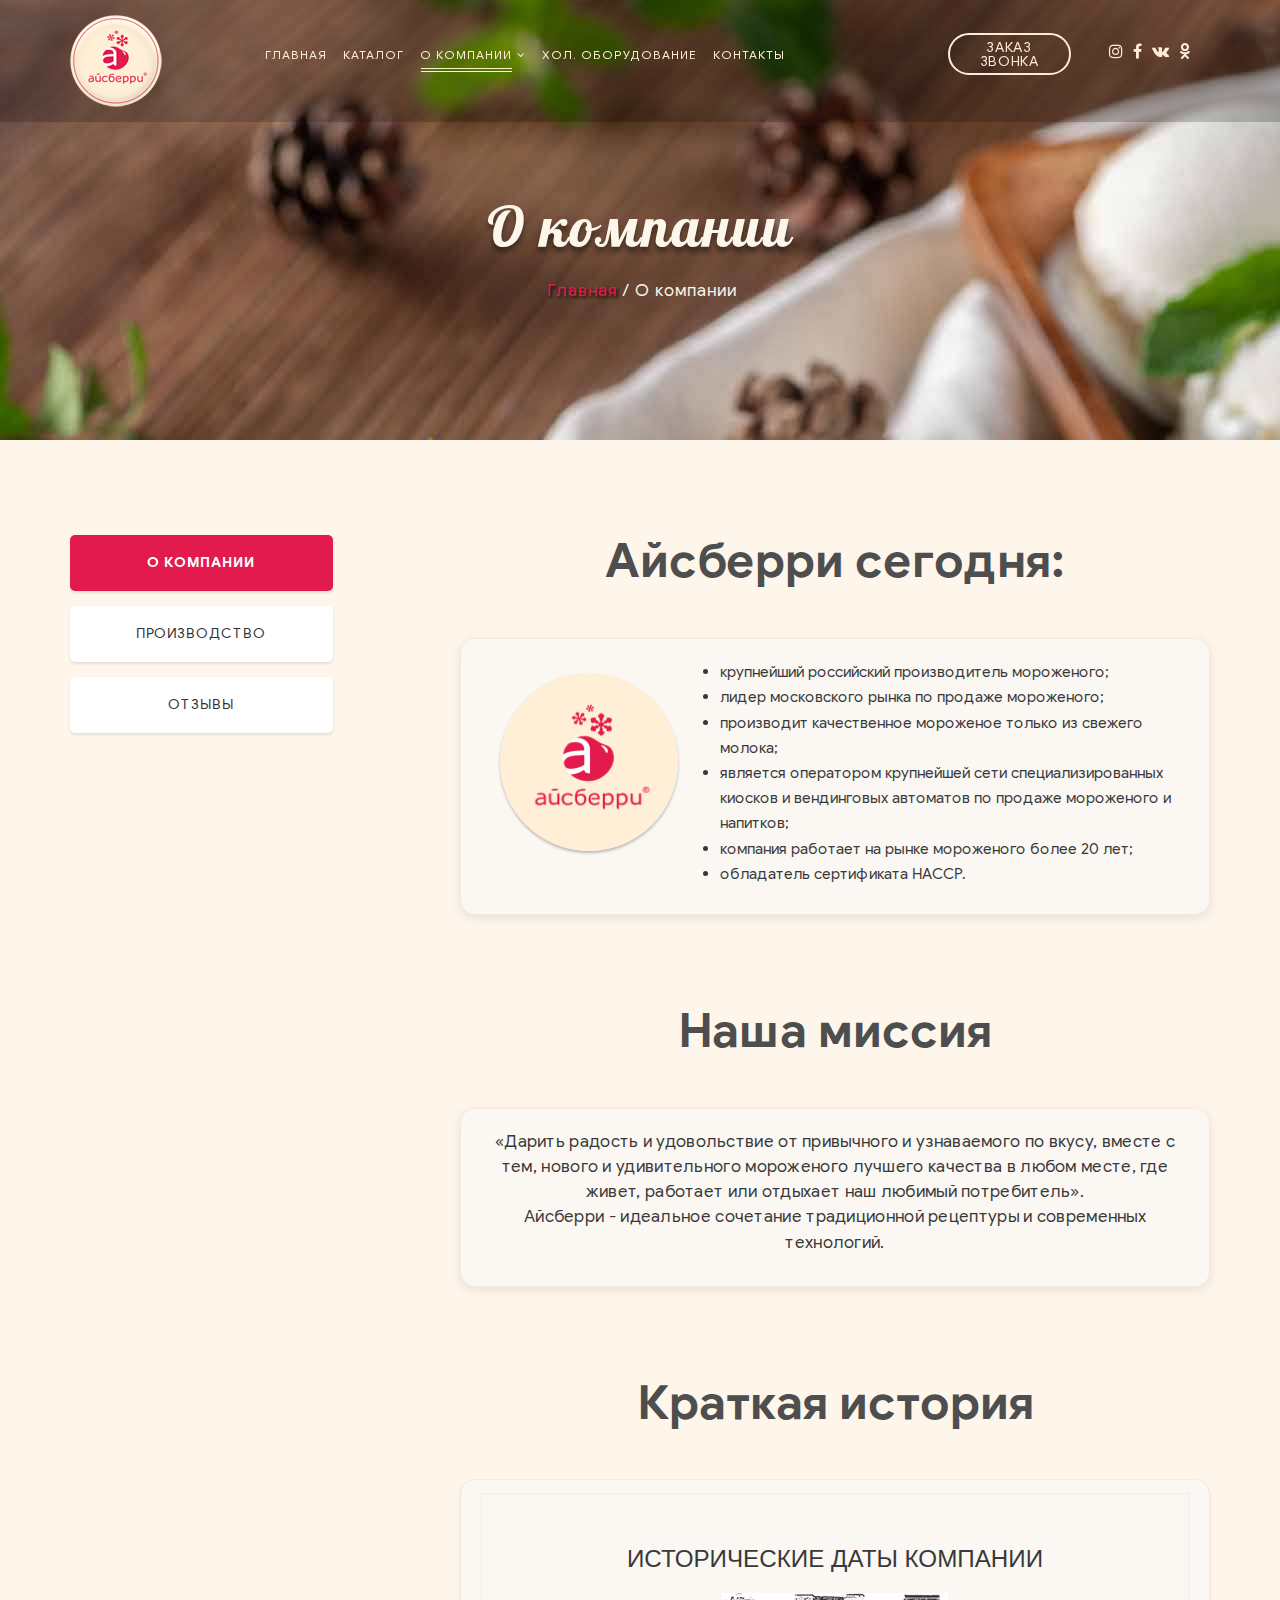
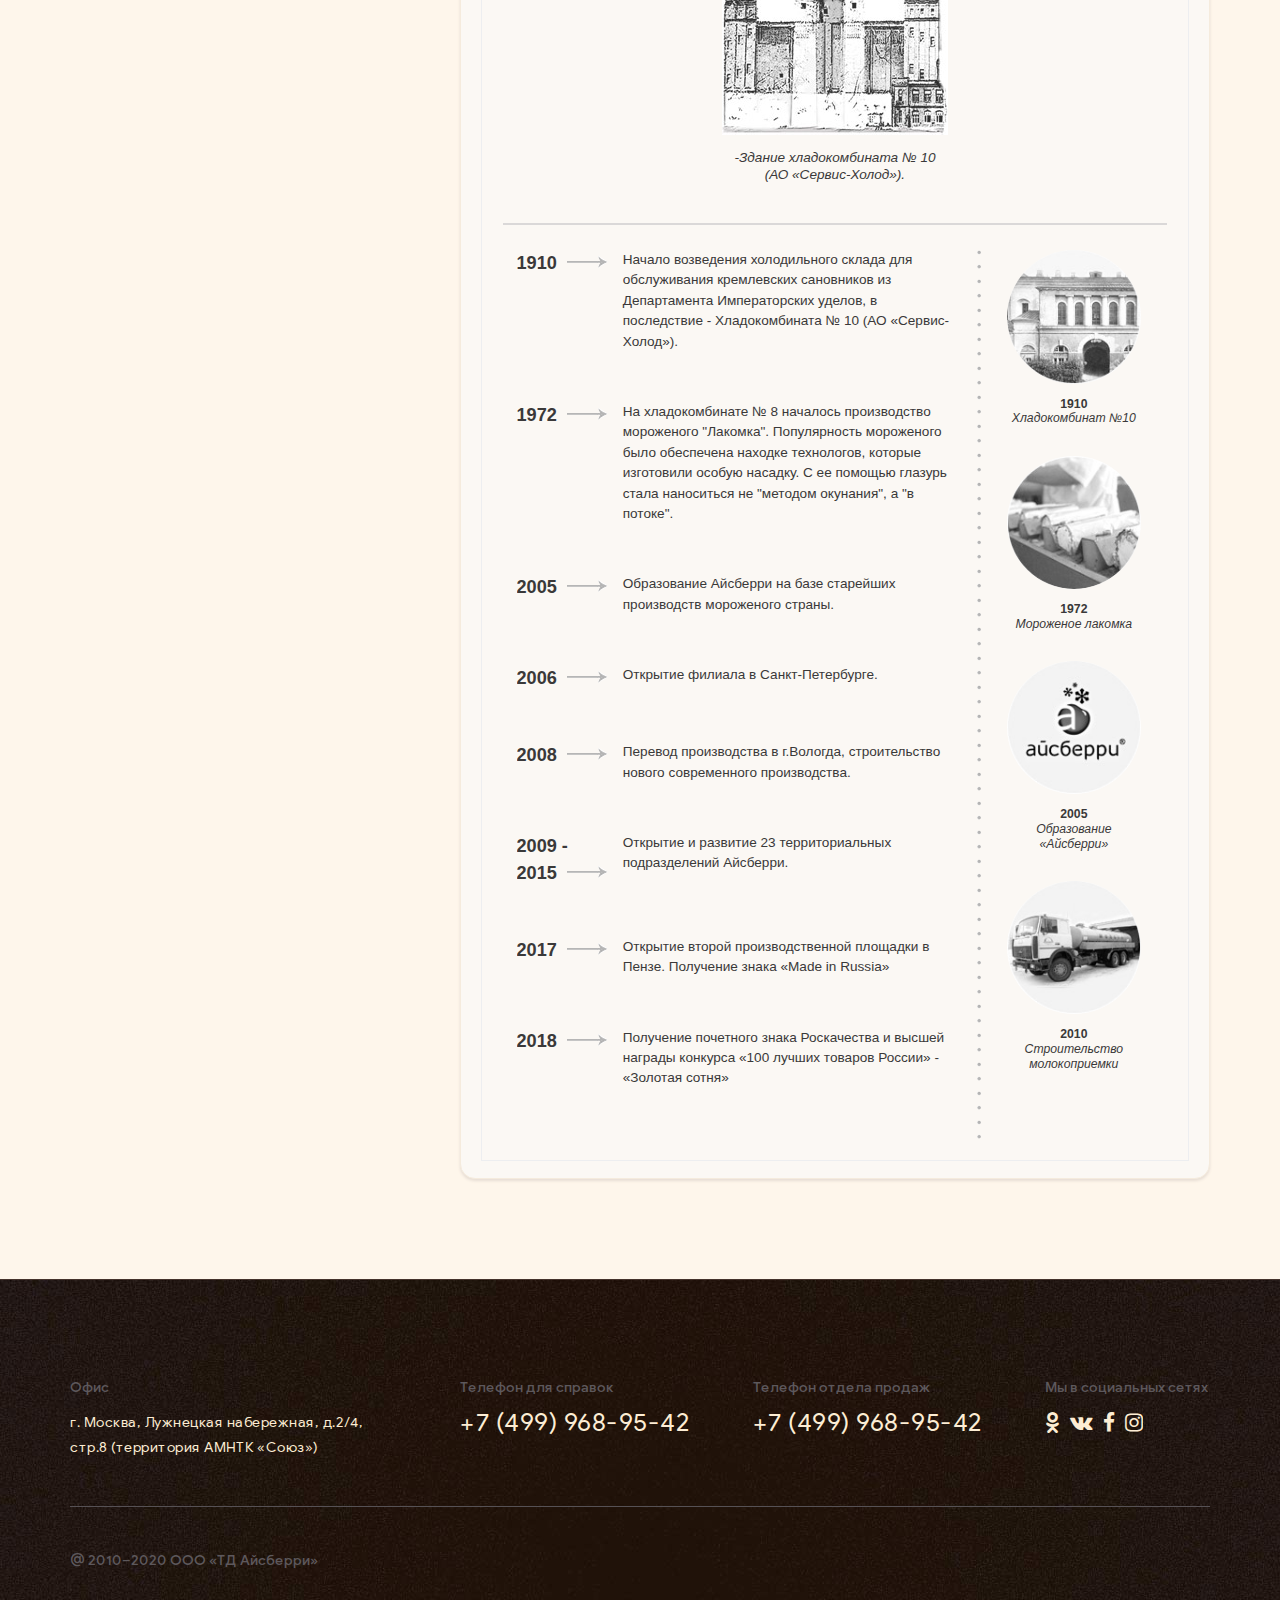
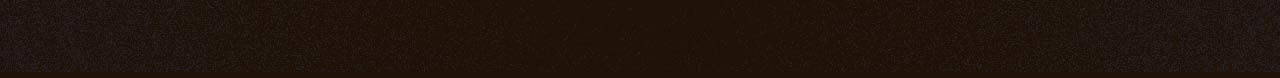
<file: about.html>
<!DOCTYPE html>
<html lang="ru">
<head>
	<meta charset="UTF-8">
	<title>О компании Айсберри — производство мороженого</title>
	<meta name="viewport" content="width=device-width, initial-scale=1.0">
	<meta http-equiv="X-UA-Compatible" content="IE=edge">
	<meta http-equiv="Content-Type" content="text/html; charset=windows-1251" />
	<meta name="keywords" content="мороженое, натуральное мороженое, вкусное мороженое, айсберри, мороженое айсберри" />
	<meta name="description" content="Сайт компании Айсберри" />
	<meta name="apple-mobile-web-app-title" content="Айсберри | Весь ассортимент мороженого Айсберри">
	<meta property="og:site_name" content="Айсберри | Крупнейший российский производитель натурального мороженого">
	<link type="image/x-icon" href="favicon.ico" rel="shortcut icon">
	<link rel="stylesheet" type="text/css" href="css/animate.css">
	<!--Owl-carousel-->
	<link rel="stylesheet" href="owlcarousel/owl.carousel.min.css">
	<link rel="stylesheet" href="owlcarousel/owl.theme.default.min.css">
	<!--Slick slider-->
	<link rel="stylesheet" type="text/css" href="slick/slick.css">
	<link rel="stylesheet" type="text/css" href="slick/slick-theme.css">
	<!-- Подключаем Bootstrap CSS -->
	<link rel="stylesheet" href="css/bootstrap.min.css">
	<link rel="stylesheet" href="css/font-awesome.min.css">
	<!--Mobile menu-->
	<link rel="stylesheet" href="slideout/test.css">
	<link rel="stylesheet" href="slideout/index.css">
	<!--base-->
	<link rel="stylesheet" href="css/about.css">
	<link rel="stylesheet" href="css/main.css">
	<script src="js/wow.min.js"></script>
	<script>new WOW().init();</script>
	<script type="text/javascript" src="js/respond.min.js"></script>
</head>
<body>
	<!--loader-->
	<div class="loader">
		<div class="loader_inner"></div>
	</div>
	<!--mobile menu slideout-->
	<nav id="menu" class="menu">
		<section class="menu-section">
			<div class="header-menu">
				<div class="logo-header-menu">
					<a href="index.html"><img class="img-responsive" src="images/logo-header2.png" alt="iceberry"></a>
				</div>
				<div id="close" class="close-menu">
					<a class="js-slideout-toggle-menu"><img class="img-responsive" src="images/close-icon.jpg" alt="iceberry"></a>
				</div>
				<div class="search-menu">
					<a id="open"><img class="img-responsive" src="images/search-icon.jpg" alt="iceberry"></a>
					<form class="formSearch" action="/search/" data-action-ajax="/search/ajax/" method="get">
						<input class="searchInput" type="text" name="text" value="" placeholder="Поиск">
					</form>
				</div>
			</div>
			<ul class="menu-section-list">	
				<li class=""><a class="home-icon" href="index.html"><i class="fa fa-home"></i>Главная</a></li>				
				<li class=""><a class="catalog-icon" href="assortiment.html"><i class="fa fa-book"></i>Каталог</a></li>
				<li class="active"><a class="company-icon" href="/"><i class="fa fa-users"></i>О компании</a></li>
				<li class=""><a class="club-icon" href="#special_projects"><i class="fa fa-snowflake-o"></i>Хол. оборудование</a></li>
				<li class=""><a class="who-icon" href="/"><i class="fa fa-address-card"></i>Контакты</a></li>
			</ul>
		</section>
	</nav>
	<!--mobile menu slideout end-->
    <div id="panel" class="panel">
    	<header>
	    	<div class="navbar navbar-main if-s">
				<!--mobile header-bottom-->
				<div class="header-bottom hidden-md hidden-lg">
					<!--panel mobile menu-->
					<div style="width: 30%; float:left;">						
						<a class="button js-slideout-toggle">
							<span class="icon-bar"></span>
							<span class="icon-bar"></span>
							<span class="icon-bar"></span>
						</a>						
						<!--<button class="btn-hamburger js-slideout-toggle"></button>-->
					</div>
					<div style="width: 40%; float:left;">
						<div class="logo-wrap">
							<a href="/" class="logo-btn navbar-nav">
								<img src="images/logo-header.png" class="img-responsive" alt="Компания Айсберри">
								<img src="images/logo-header.png" class="img-responsive" alt="Компания Айсберри">
							</a>
						</div>					
					</div>
					<div style="width: 30%; float:left;">
						<!--div class="lang">
							<a href="en.php">EN</a>
						</div-->
					</div>
					<!--panel mobile menu end-->
				</div>
				<!--mobile header-bottom end-->
	
				<!--desctop header-bottom-->
		    	<div class="header-bottom hidden-xs hidden-sm">	
					<div class="container">
						<div class="row">
							<div class="logo-wrap col-xs-7 col-sm-3 col-md-2 col-lg-2">
								<a href="index.html" class="logo-btn navbar-nav">
									<img src="images/logo-header.png" class="img-responsive" alt="Компания Айсберри">
									<img src="images/logo-header.png" class="img-responsive" alt="Компания Айсберри">
								</a>
							</div>
							<div class="hidden-xs hidden-sm col-md-7 col-lg-6">
								<nav class="collapse navbar-collapse" id="navbar" data-hover="dropdown"
									data-animations="fadeInDownNew fadeInRightNew fadeInUpNew fadeInLeftNew">
									<ul class="nav navbar-nav navbar-right">
										<li><a href="index.html">Главная</a></li>
										<li><a href="assortiment.html">Каталог</a></li>
										<li class="dropdown">
											<a class="active" href="/" class="dropdown-toggle">О компании<i class="fa fa-angle-down"></i></a>
											<ul class="dropdown-menu">
												<li class="dropdown">
													<a href="/" class="dropdown-toggle" data-toggle="dropdown" role="button" aria-haspopup="true" aria-expanded="false">
														О компании
													</a>
												</li>
												<li class="dropdown">
													<a href="/" class="dropdown-toggle" data-toggle="dropdown" role="button" aria-haspopup="true"
														aria-expanded="false">
														Производство
													</a>
												</li>
												<li class="dropdown">
													<a href="/" class="dropdown-toggle" data-toggle="dropdown" role="button" aria-haspopup="true"
														aria-expanded="false">
														Отзывы
													</a>
												</li>
											</ul>
										</li>									
										<li><a href="#special_projects">Хол. оборудование</a></li>
										<li><a href="/">Контакты</a></li>
									</ul>
								</nav>
							</div>
							<div class="hidden-xs hidden-sm col-md-3 col-md-offset-0 col-lg-3 col-lg-offset-1">
								<div class="button call_order">
									<a style="display: inline-block" href="/" data-toggle="modal" data-target="#myModal5">Заказ<br>звонка</a>
									<!--Modal-->
									<div class="modal fade" id="myModal5">
										<div class="modal-dialog">
											<div class="filter-content">
												<div class="hidden-xs hidden-sm">
													<div class="col-md-12">
														<div class="modal-header">
															<button type="button" class="close" data-dismiss="modal" aria-hidden="true">&#215;</button>
															<h5>&nbsp;&nbsp;&nbsp;Заказать обратный звонок</h5>
														</div>
														<div class="row">
															<div class="col-md-12">
																<form class="form-horizontal">
																	<div class="form-group">
																		<div class="col-sm-4 control-label">
																			<label for="name" class="control-label">Имя</label>
																		</div>
																		<div class="col-sm-6">
																			<input type="text" class="form-control" id="name" name="name" placeholder="Имя">
																		</div>
																	</div>
																	<div class="form-group">
																		<div class="col-sm-4 control-label">
																			<label for="phone" class="control-label">Телефон</label>
																		</div>
																		<div class="col-sm-6">
																			<input type="text" class="form-control" id="phone" placeholder="Телефон">
																		</div>
																	</div>
																	<div class="form-group">
																		<div class="form-check">
																			<label class="form-check-label">
																				<input type="checkbox" class="form-check-input" required="">Согласие на
																				обработку персональных данных
																			</label>
																		</div>
																	</div>
																	<div class="form-group">
																		<div class="col-sm-offset-4 col-sm-6 button-wrap">
																			<div class="read-more news">
																				<a href="/where-buy/" tabindex="0">Отправить</a>
																			</div>
																		</div>
																	</div>
																</form>
															</div>
														</div>
													</div>
												</div>
											</div>
										</div>
									</div>
								</div>
								<div class="header-top">
									<div class="header-social">
										<div class="social-network">
											<a href="https://ok.ru/group/53816670421144" target="_blank" data-toggle="modal">
												<i class="fa fa-odnoklassniki"></i>
											</a>
										</div>										
									
										<div class="social-network">
											<a href="https://vk.com/club48220269" target="_blank">
												<i class="fa fa-vk"></i>
											</a>
										</div>
									
										<div class="social-network">
											<a href="https://www.facebook.com/TDIceBerry" target="_blank">
												<i class="fa fa-facebook"></i>
											</a>
										</div>
									
										<div class="social-network">
											<a href="https://www.instagram.com/iceberry_icecream/" target="_blank">
												<i class="fa fa-instagram"></i>
											</a>
										</div>
									
										<div class="clearfix"></div>
									</div>
								</div>
							</div>
						</div>
					</div>				
					<div class="header-menu-field"></div>
				</div>
				<!--desctop header-bottom end-->
	    	</div>
	    </header>
		
		<!--Шапка с breadcrumbs-->
		<div id="toppage" class="heading-wrapper page" data-spy="scroll" class="page-heading-1 parallax"
			style="background-image: url(images/about_bg.jpg);">
			<div class="container">
				<div class="row">
					<div class="col-xs-12">
						<h1>О компании</h1>
						<div class="breadcrumb hidden-xs hidden-sm">
							<a href="index.html">Главная</a><span class="v-line">&nbsp;/&nbsp;</span>О компании
						</div>
					</div>
				</div>
			</div>
		</div>
		<!--content-->
		<main>
			<!--breadcrumbs mobile-->
			<div class="container-fluid hidden-md hidden-lg">
				<div>
					<div class="breadcrumbs-mobile">
						<a href="index.html">Главная</a><span class="v-line">&nbsp;>&nbsp;</span><a
							href="assortiment.html">Каталог</a><span class="v-line">&nbsp;>&nbsp;</span>О компании
					</div>
				</div>
			</div>
			<!--content-wrap-->
			<section class="page-content-wrap">
				<div class="container">
					<div class="row">
						<div class="col-md-3">
							<div class="sidebar">
								<div class="sidebar-menu">
									<ul>
										<li><a class="active" href="/">О КОМПАНИИ</a></li>
										<li><a href="/">ПРОИЗВОДСТВО</a></li>
										<li><a href="/">Отзывы</a></li>
									</ul>
								</div>								
							</div>
						</div>
						<div class="col-md-9 col-md-offset-0 col-lg-8 col-lg-offset-1">
							<div class="content">
								<h3>Айсберри сегодня:</h3>
								<div class="rev wrap">
									<img class="imgTod" src="images/today.jpg" alt="Айсберри сегодня">
									<ul class="today">
										<li>крупнейший российский производитель мороженого;</li>
										<li>лидер московского рынка по продаже мороженого;</li>
										<li>производит качественное мороженое только из свежего молока;</li>
										<li>является оператором крупнейшей сети специализированных киосков и вендинговых автоматов по продаже мороженого
											и напитков;</li>
										<li>компания работает на рынке мороженого более 20 лет;</li>
										<li>обладатель сертификата НАССР.</li>
									</ul>
									<div class="clear"></div>
								</div>
								<h3>Наша миссия</h3>
								<div class="rev wrap">
									<p>
										«Дарить радость и удовольствие от привычного и узнаваемого по вкусу, вместе с тем, нового и удивительного
										мороженого лучшего качества в любом месте, где живет, работает или отдыхает наш любимый потребитель».<br>
										Айсберри - идеальное сочетание традиционной рецептуры и современных технологий.</i>
									</p>
								</div>
								<h3>Краткая история</h3>
								<div class="list">
									<div class="listInter">
										<h4>Исторические даты компании</h4>
										<img class="titleImg img-responsive" src="images/history/hlad10.jpg" alt="Здание хладокомбината № 10">
										<p class="signature-text">-Здание хладокомбината № 10<br>(АО «Сервис-Холод»).</p>
										<div class="contentH">
											<div class="colLeftH">
												<div class="rowH">
													<div class="dataHistory">
														1910<span class="arrow"></span>
													</div>
													<div class="dataDescription">
														Начало возведения холодильного склада для обслуживания кремлевских сановников из Департамента
														Императорских уделов, в последствие - Хладокомбината № 10 (АО «Сервис-Холод»).
													</div>
												</div>
												<div class="rowH">
													<div class="dataHistory">
														1972<span class="arrow"></span>
													</div>
													<div class="dataDescription">
														На хладокомбинате № 8 началось производство мороженого "Лакомка". Популярность мороженого было
														обеспечена находке технологов, которые изготовили особую насадку. С ее помощью глазурь стала
														наноситься не "методом окунания", а "в потоке".
													</div>
												</div>
												<div class="rowH">
													<div class="dataHistory">
														2005<span class="arrow"></span>
													</div>
													<div class="dataDescription">
														Образование Айсберри на базе старейших производств мороженого страны.
													</div>
												</div>
												<div class="rowH">
													<div class="dataHistory">
														2006<span class="arrow"></span>
													</div>
													<div class="dataDescription">
														Открытие филиала в Санкт-Петербурге.
													</div>
												</div>
												<div class="rowH">
													<div class="dataHistory">
														2008<span class="arrow"></span>
													</div>
													<div class="dataDescription">
														Перевод производства в г.Вологда, строительство нового современного производства.
													</div>
												</div>
												<div class="rowH">
													<div class="dataHistory">
														2009 -<br>2015<span class="arrow"></span>
													</div>
													<div class="dataDescription">
														Открытие и развитие 23 территориальных подразделений Айсберри.
													</div>
												</div>
												<div class="rowH">
													<div class="dataHistory">
														2017<span class="arrow"></span>
													</div>
													<div class="dataDescription">
														Открытие второй производственной площадки в Пензе. Получение знака «Made in Russia»
													</div>
												</div>
												<div class="rowH">
													<div class="dataHistory">
														2018<span class="arrow"></span>
													</div>
													<div class="dataDescription">
														Получение почетного знака Роскачества и высшей награды конкурса «100 лучших товаров России» -
														«Золотая сотня»
													</div>
												</div>
												<div class="rowH"></div>
											</div>
								
											<div class="photoHistory">
												<div>
													<img class="img-responsive" src="images/history/hist1.jpg" alt="Хладокомбинат №8">
													<p lang="ru"><span>1910</span><br>Хладокомбинат №10</p>
												</div>
												<div>
													<img class="img-responsive" src="images/history/hist2.jpg" alt="Мороженое лакомка">
													<p lang="ru"><span>1972</span><br>Мороженое лакомка</p>
												</div>
												<!--div>
																		<img class="img-responsive" src="images/history/hist3.jpg" alt="Продажа мороженого">
																		<p lang="ru"><span>1976</span><br>Продажа мороженого</p>
																	</div-->
												<div>
													<img class="img-responsive" src="images/history/hist4.jpg" alt="Образование «Айсберри»">
													<p lang="ru"><span>2005</span><br>Образование «Айсберри»</p>
												</div>
												<div>
													<img class="img-responsive" src="images/history/hist5.jpg" alt="Строительство молокоприемки">
													<p lang="ru"><span>2010</span><br>Строительство молокоприемки</p>
												</div>
											</div>
											<div class="clear"></div>
										</div>
									</div>
								</div>
							</div>
						</div>
					</div>
				</div>
			</section>
		</main>
		
		<footer>
			<div class="container">
				<div class="row">
					<div class="col-sm-12 col-md-4">
						<div class="row">
							<div class="col-xs-12">
								<p class="title-block">Офис</p>
							</div>
						</div>
						<div class="row">
							<div class="col-xs-11 col-xs-offset-0">
								<p>г. Москва, Лужнецкая набережная, д.2/4, стр.8 (территория АМНТК «Союз»)</p>
							</div>
						</div>
					</div>
					<div class="col-sm-12 col-md-3">
						<div class="row">
							<div class="col-xs-12">
								<p class="title-block">Телефон для справок</p>
							</div>
						</div>
						<div class="row">
							<div class="col-xs-11 col-xs-offset-0">
								<p class="phone"><a href="tel:+74999689542">+7 (499) 968-95-42</a></p>
							</div>
						</div>
					</div>
					<div class="col-sm-12 col-md-3">
						<div class="row">
							<div class="col-xs-12">
								<p class="title-block">Телефон отдела продаж</p>
							</div>
						</div>
						<div class="row">
							<div class="col-xs-11 col-xs-offset-0">
								<p class="phone"><a href="tel:+74999689542">+7 (499) 968-95-42</a></p>
							</div>
						</div>
					</div>
					<div class="col-sm-12 col-md-2">
						<div class="row">
							<div class="col-xs-12">
								<p class="title-block">Мы в социальных сетях</p>
							</div>
						</div>
						<div class="row">
							<div class="col-xs-10 col-xs-offset-0">
								<div class="header-social">
									<div class="social-network">
										<a href="https://ok.ru/group/53816670421144" target="_blank">
											<i class="fa fa-odnoklassniki"></i>
										</a>
									</div>
								
									<div class="social-network">
										<a href="https://vk.com/club48220269" target="_blank">
											<i class="fa fa-vk"></i>
										</a>
									</div>
								
									<div class="social-network">
										<a href="https://www.facebook.com/TDIceBerry" target="_blank">
											<i class="fa fa-facebook"></i>
										</a>
									</div>
								
									<div class="social-network">
										<a href="https://www.instagram.com/iceberry_icecream/" target="_blank">
											<i class="fa fa-instagram"></i>
										</a>
									</div>
								
									<div class="clearfix"></div>
								</div>
							</div>
						</div>
					</div>
				</div>
				<div class="row hidden-md hidden-lg">
					<div style="text-align: center" class="col-xs-12">
						<a href="/"><div class="social-network ok"></div></a>
						<a href="/"><div class="social-network vk"></div></a>					
						<a href="/"><div class="social-network fb"></div></a>
						<a href="/"><div class="social-network ins"></div></a>
					</div>
				</div>
				<div class="row">
					<div class="col-xs-12">
						<div class="signature">
							<p class="title-block">&nbsp;2010–2020 ООО «ТД Айсберри»</p>
						</div>
					</div>
				</div>
			</div>
		</footer>	
	</div>
		
	
	<a id="top_b" href="#toppage"></a>
	<!-- Подключаем jQuery -->
    <script src="js/jquery.min.js"></script>
    <!-- Подключаем Bootstrap JS -->    
	<script src="js/bootstrap.min.js"></script>
	<!--Slick slider-->
	<script type="text/javascript" src="js/jquery-migrate-1.2.1.min.js"></script>
	<script type="text/javascript" src="slick/slick.min.js"></script>
	<!--mobile menu slideout-->
	<script src="slideout/slideout.js"></script>	
	<!--feedback owl slider Owl-carousel-->
	<script src="owlcarousel/owl.carousel.min.js"></script>
	<!--my scripts-->
	<script src="js/scripts.js"></script>
</body>
</html>
</file>
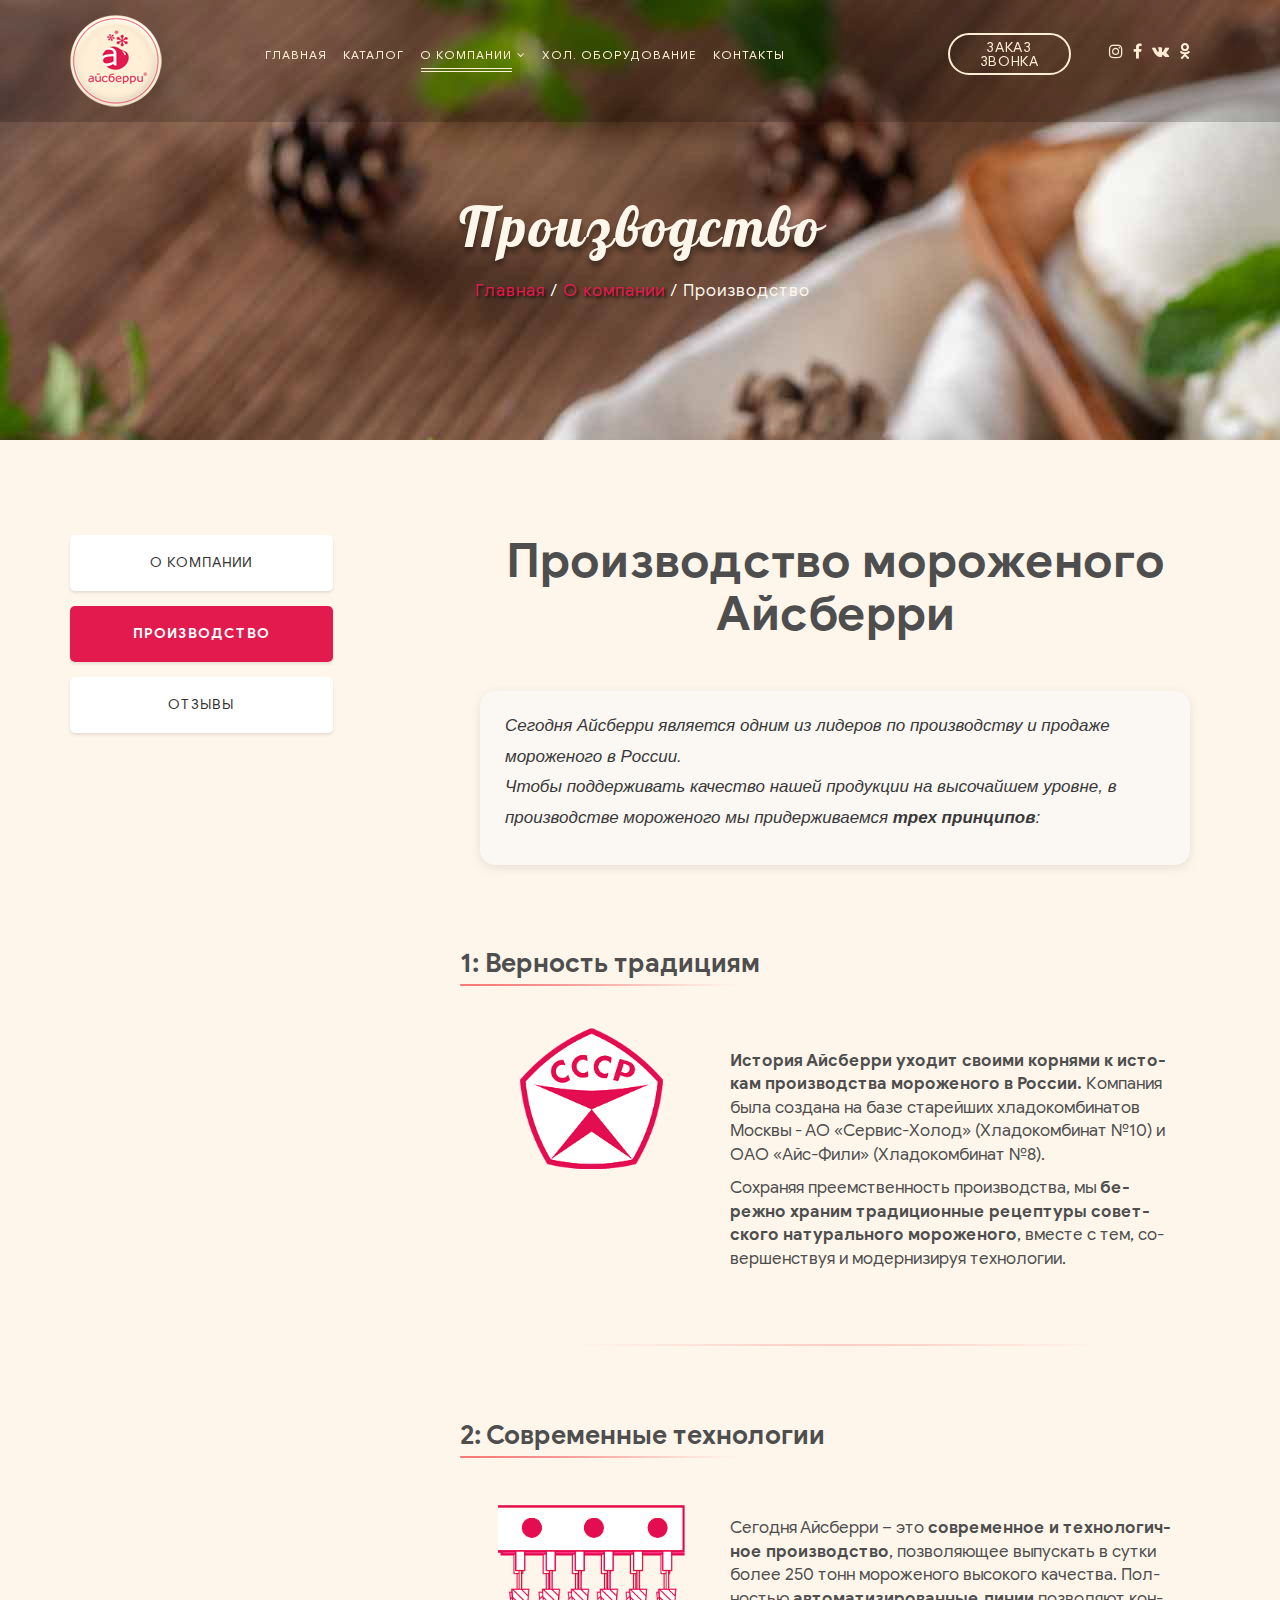
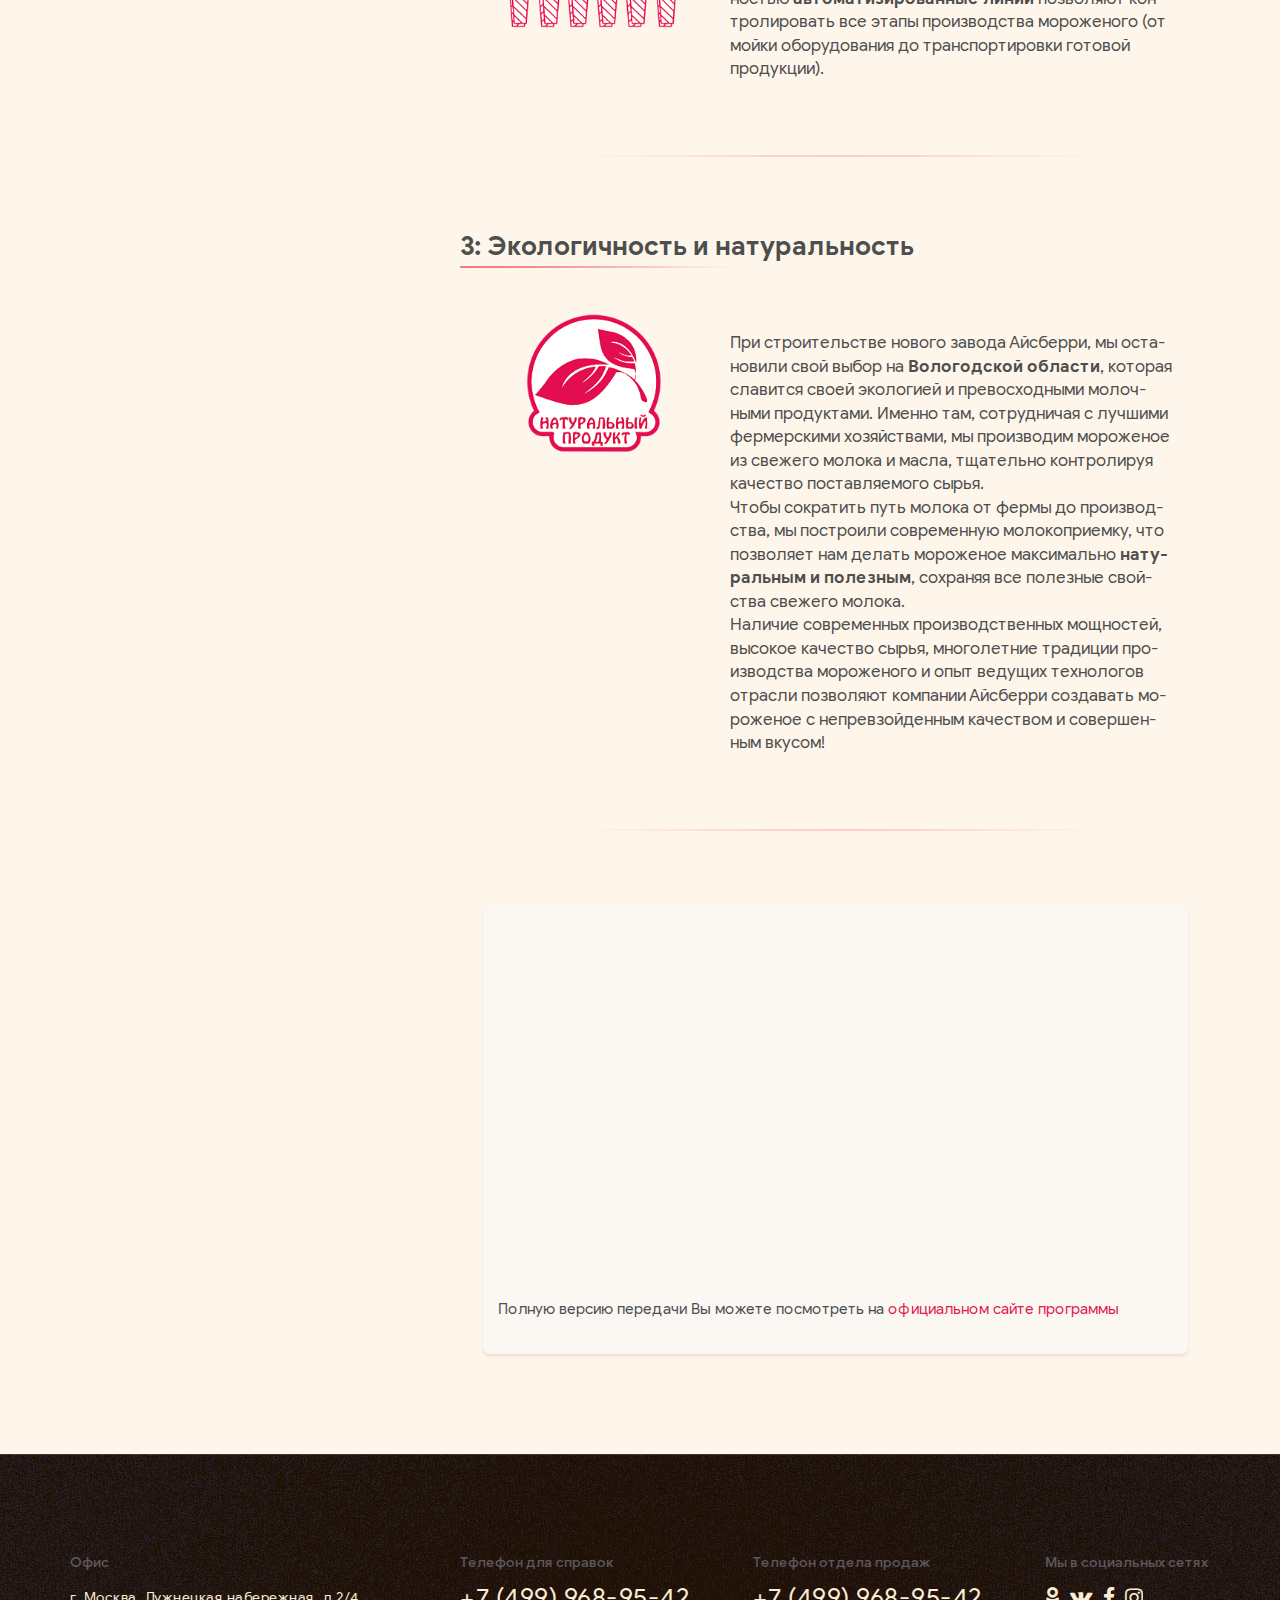
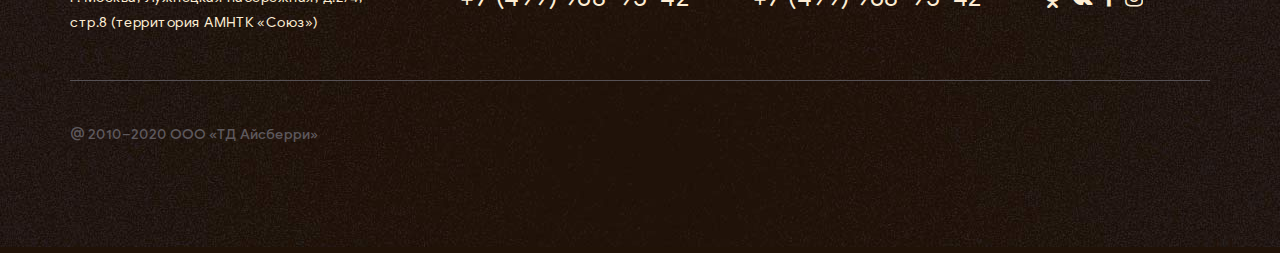
<file: proizvodstvo.html>
<!DOCTYPE html>
<html lang="ru">
<head>
	<meta charset="UTF-8">
	<title>Производство мороженого компании Айсберри</title>
	<meta name="viewport" content="width=device-width, initial-scale=1.0">
	<meta http-equiv="X-UA-Compatible" content="IE=edge">
	<meta http-equiv="Content-Type" content="text/html; charset=windows-1251" />
	<meta name="keywords" content="мороженое, натуральное мороженое, вкусное мороженое, айсберри, мороженое айсберри" />
	<meta name="description" content="Производство мороженого Айсберри. Натуральное и вкусное мороженое на собственном производстве в  г.Вологда." />
	<meta name="apple-mobile-web-app-title" content="Айсберри | Весь ассортимент мороженого Айсберри">
	<meta property="og:site_name" content="Айсберри | Крупнейший российский производитель натурального мороженого">
	<link type="image/x-icon" href="favicon.ico" rel="shortcut icon">
	<link rel="stylesheet" type="text/css" href="css/animate.css">
	<!--Owl-carousel-->
	<link rel="stylesheet" href="owlcarousel/owl.carousel.min.css">
	<link rel="stylesheet" href="owlcarousel/owl.theme.default.min.css">
	<!--Slick slider-->
	<link rel="stylesheet" type="text/css" href="slick/slick.css">
	<link rel="stylesheet" type="text/css" href="slick/slick-theme.css">
	<!-- Подключаем Bootstrap CSS -->
	<link rel="stylesheet" href="css/bootstrap.min.css">
	<link rel="stylesheet" href="css/font-awesome.min.css">
	<!--Mobile menu-->
	<link rel="stylesheet" href="slideout/test.css">
	<link rel="stylesheet" href="slideout/index.css">
	<!--base-->
	<link rel="stylesheet" href="css/about.css">
	<link rel="stylesheet" href="css/main.css">
	<script src="js/wow.min.js"></script>
	<script>new WOW().init();</script>
	<script type="text/javascript" src="js/respond.min.js"></script>
</head>
<body>
	<!--loader-->
	<div class="loader">
		<div class="loader_inner"></div>
	</div>
	<!--mobile menu slideout-->
	<nav id="menu" class="menu">
		<section class="menu-section">
			<div class="header-menu">
				<div class="logo-header-menu">
					<a href="index.html"><img class="img-responsive" src="images/logo-header2.png" alt="iceberry"></a>
				</div>
				<div id="close" class="close-menu">
					<a class="js-slideout-toggle-menu"><img class="img-responsive" src="images/close-icon.jpg" alt="iceberry"></a>
				</div>
				<div class="search-menu">
					<a id="open"><img class="img-responsive" src="images/search-icon.jpg" alt="iceberry"></a>
					<form class="formSearch" action="/search/" data-action-ajax="/search/ajax/" method="get">
						<input class="searchInput" type="text" name="text" value="" placeholder="Поиск">
					</form>
				</div>
			</div>
			<ul class="menu-section-list">	
				<li class=""><a class="home-icon" href="index.html"><i class="fa fa-home"></i>Главная</a></li>				
				<li class=""><a class="catalog-icon" href="assortiment.html"><i class="fa fa-book"></i>Каталог</a></li>
				<li class="active"><a class="company-icon" href="/"><i class="fa fa-users"></i>О компании</a></li>
				<li class=""><a class="club-icon" href="#special_projects"><i class="fa fa-snowflake-o"></i>Хол. оборудование</a></li>
				<li class=""><a class="who-icon" href="/"><i class="fa fa-address-card"></i>Контакты</a></li>
			</ul>
		</section>
	</nav>
	<!--mobile menu slideout end-->
    <div id="panel" class="panel">
    	<header>
	    	<div class="navbar navbar-main if-s">
				<!--mobile header-bottom-->
				<div class="header-bottom hidden-md hidden-lg">
					<!--panel mobile menu-->
					<div style="width: 30%; float:left;">						
						<a class="button js-slideout-toggle">
							<span class="icon-bar"></span>
							<span class="icon-bar"></span>
							<span class="icon-bar"></span>
						</a>						
						<!--<button class="btn-hamburger js-slideout-toggle"></button>-->
					</div>
					<div style="width: 40%; float:left;">
						<div class="logo-wrap">
							<a href="/" class="logo-btn navbar-nav">
								<img src="images/logo-header.png" class="img-responsive" alt="Компания Айсберри">
								<img src="images/logo-header.png" class="img-responsive" alt="Компания Айсберри">
							</a>
						</div>					
					</div>
					<div style="width: 30%; float:left;">
						<!--div class="lang">
							<a href="en.php">EN</a>
						</div-->
					</div>
					<!--panel mobile menu end-->
				</div>
				<!--mobile header-bottom end-->
	
				<!--desctop header-bottom-->
		    	<div class="header-bottom hidden-xs hidden-sm">	
					<div class="container">
						<div class="row">
							<div class="logo-wrap col-xs-7 col-sm-3 col-md-2 col-lg-2">
								<a href="index.html" class="logo-btn navbar-nav">
									<img src="images/logo-header.png" class="img-responsive" alt="Компания Айсберри">
									<img src="images/logo-header.png" class="img-responsive" alt="Компания Айсберри">
								</a>
							</div>
							<div class="hidden-xs hidden-sm col-md-7 col-lg-6">
								<nav class="collapse navbar-collapse" id="navbar" data-hover="dropdown"
									data-animations="fadeInDownNew fadeInRightNew fadeInUpNew fadeInLeftNew">
									<ul class="nav navbar-nav navbar-right">
										<li><a href="index.html">Главная</a></li>
										<li><a href="assortiment.html">Каталог</a></li>
										<li class="dropdown">
											<a class="active" href="/" class="dropdown-toggle">О компании<i class="fa fa-angle-down"></i></a>
											<ul class="dropdown-menu">
												<li class="dropdown">
													<a href="/" class="dropdown-toggle" data-toggle="dropdown" role="button" aria-haspopup="true" aria-expanded="false">
														О компании
													</a>
												</li>
												<li class="dropdown">
													<a href="/" class="dropdown-toggle" data-toggle="dropdown" role="button" aria-haspopup="true"
														aria-expanded="false">
														Производство
													</a>
												</li>
												<li class="dropdown">
													<a href="/" class="dropdown-toggle" data-toggle="dropdown" role="button" aria-haspopup="true"
														aria-expanded="false">
														Отзывы
													</a>
												</li>
											</ul>
										</li>									
										<li><a href="#special_projects">Хол. оборудование</a></li>
										<li><a href="/">Контакты</a></li>
									</ul>
								</nav>
							</div>
							<div class="hidden-xs hidden-sm col-md-3 col-md-offset-0 col-lg-3 col-lg-offset-1">
								<div class="button call_order">
									<a style="display: inline-block" href="/" data-toggle="modal" data-target="#myModal5">Заказ<br>звонка</a>
									<!--Modal-->
									<div class="modal fade" id="myModal5">
										<div class="modal-dialog">
											<div class="filter-content">
												<div class="hidden-xs hidden-sm">
													<div class="col-md-12">
														<div class="modal-header">
															<button type="button" class="close" data-dismiss="modal" aria-hidden="true">&#215;</button>
															<h5>&nbsp;&nbsp;&nbsp;Заказать обратный звонок</h5>
														</div>
														<div class="row">
															<div class="col-md-12">
																<form class="form-horizontal">
																	<div class="form-group">
																		<div class="col-sm-4 control-label">
																			<label for="name" class="control-label">Имя</label>
																		</div>
																		<div class="col-sm-6">
																			<input type="text" class="form-control" id="name" name="name" placeholder="Имя">
																		</div>
																	</div>
																	<div class="form-group">
																		<div class="col-sm-4 control-label">
																			<label for="phone" class="control-label">Телефон</label>
																		</div>
																		<div class="col-sm-6">
																			<input type="text" class="form-control" id="phone" placeholder="Телефон">
																		</div>
																	</div>
																	<div class="form-group">
																		<div class="form-check">
																			<label class="form-check-label">
																				<input type="checkbox" class="form-check-input" required="">Согласие на
																				обработку персональных данных
																			</label>
																		</div>
																	</div>
																	<div class="form-group">
																		<div class="col-sm-offset-4 col-sm-6 button-wrap">
																			<div class="read-more news">
																				<a href="/where-buy/" tabindex="0">Отправить</a>
																			</div>
																		</div>
																	</div>
																</form>
															</div>
														</div>
													</div>
												</div>
											</div>
										</div>
									</div>
								</div>
								<div class="header-top">
									<div class="header-social">
										<div class="social-network">
											<a href="https://ok.ru/group/53816670421144" target="_blank" data-toggle="modal">
												<i class="fa fa-odnoklassniki"></i>
											</a>
										</div>										
									
										<div class="social-network">
											<a href="https://vk.com/club48220269" target="_blank">
												<i class="fa fa-vk"></i>
											</a>
										</div>
									
										<div class="social-network">
											<a href="https://www.facebook.com/TDIceBerry" target="_blank">
												<i class="fa fa-facebook"></i>
											</a>
										</div>
									
										<div class="social-network">
											<a href="https://www.instagram.com/iceberry_icecream/" target="_blank">
												<i class="fa fa-instagram"></i>
											</a>
										</div>
									
										<div class="clearfix"></div>
									</div>
								</div>
							</div>
						</div>
					</div>				
					<div class="header-menu-field"></div>
				</div>
				<!--desctop header-bottom end-->
	    	</div>
	    </header>
		
		<!--Шапка с breadcrumbs-->
		<div id="toppage" class="heading-wrapper page" data-spy="scroll" class="page-heading-1 parallax"
			style="background-image: url(images/about_bg.jpg);">
			<div class="container">
				<div class="row">
					<div class="col-xs-12">
						<h1>Производство</h1>
						<div class="breadcrumb hidden-xs hidden-sm">
							<a href="index.html">Главная</a><span class="v-line">&nbsp;/&nbsp;</span><a href="/">О компании</a><span class="v-line">&nbsp;/&nbsp;</span>Производство
						</div>
					</div>
				</div>
			</div>
		</div>
		<!--content-->
		<main>
			<!--breadcrumbs mobile-->
			<div class="container-fluid hidden-md hidden-lg">
				<div>
					<div class="breadcrumbs-mobile">
						<a href="index.html">Главная</a><span class="v-line">&nbsp;>&nbsp;</span><a
							href="assortiment.html">Каталог</a><span class="v-line">&nbsp;>&nbsp;</span><a href="/">О компании</a><span class="v-line">&nbsp;>&nbsp;</span>Производство
					</div>
				</div>
			</div>
			<!--content-wrap-->
			<section class="page-content-wrap">
				<div class="container">
					<div class="row">
						<div class="col-md-3">
							<div class="sidebar">
								<div class="sidebar-menu">
									<ul>
										<li><a href="/">О КОМПАНИИ</a></li>
										<li><a class="active" href="/">ПРОИЗВОДСТВО</a></li>
										<li><a href="/">Отзывы</a></li>
									</ul>
								</div>								
							</div>
						</div>
						<div class="col-md-9 col-md-offset-0 col-lg-8 col-lg-offset-1">
							<div class="content">
								<h3>Производство мороженого Айсберри</h3>
								<div class="wraper rev">
									<p><i>Сегодня Айсберри является одним из лидеров по производству и продаже мороженого в России.<br>
											Чтобы поддерживать качество нашей продукции на высочайшем уровне, в производстве мороженого мы
											придерживаемся <b>трех принципов</b>:</i>
									</p>
								</div>
								<br>
								<div class="wraper row">
									<h3 class="heading"><span>1:</span> Верность традициям</h3>
									<div class="leftPr">
										<img class="img-responsive" src="images/about/ussr.png" alt="">
									</div>
									<div class="rightPr" style="padding-top:15px;">
										<div class="blockProfit right" data-wow-offset="250">
											<p><b>История Айсберри уходит своими корнями к истокам производства мороженого в России. </b>Компания была
												создана на базе старейших хладокомбинатов Москвы - АО «Сервис-Холод» (Хладокомбинат №10) и ОАО
												«Айс-Фили» (Хладокомбинат №8).</p>
											<p>Сохраняя преемственность производства, мы <b>бережно храним традиционные рецептуры советского
													натурального мороженого</b>, вместе с тем, совершенствуя и модернизируя технологии.</p>
										</div>
									</div>
								</div>
								<div class="wraper row">
									<h3 class="heading"><span>2:</span> Современные технологии</h3>
									<div class="leftPr" style="padding-top:10px;">
										<img class="img-responsive" src="images/about/production.png" alt="">
									</div>
									<div class="rightPr" style="padding-top: 10px;">
										<div class="blockProfit right" data-wow-offset="250">
											<p>Сегодня Айсберри – это <b>современное и технологичное производство</b>, позволяющее выпускать в сутки
												более 250 тонн мороженого высокого качества. Полностью <b>автоматизированные линии</b> позволяют
												контролировать все этапы производства мороженого (от мойки оборудования до транспортировки готовой
												продукции).</p>
										</div>
									</div>
								</div>
								<div class="wraper row">
									<h3 class="heading"><span>3:</span> Экологичность и натуральность</h3>
									<div class="leftPr" style="padding-top:10px;">
										<img class="img-responsive" src="images/about/natur.png" alt="">
									</div>
									<div class="rightPr" style="padding-top: 15px;">
										<div class="blockProfit right" data-wow-offset="250">
											<p>При строительстве нового завода Айсберри, мы остановили свой выбор на <b>Вологодской области</b>, которая
												славится своей экологией и превосходными молочными продуктами. Именно там, сотрудничая с лучшими
												фермерскими хозяйствами, мы производим мороженое из свежего молока и масла, тщательно контролируя
												качество поставляемого сырья.<br> Чтобы сократить путь молока от фермы до производства, мы построили
												современную молокоприемку, что позволяет нам делать мороженое максимально <b>натуральным и полезным</b>,
												сохраняя все полезные свойства свежего молока.<br>
												Наличие современных производственных мощностей, высокое качество сырья, многолетние традиции
												производства мороженого и опыт ведущих технологов отрасли позволяют компании Айсберри создавать
												мороженое с непревзойденным качеством и совершенным вкусом!</p>
										</div>
									</div>
								</div>
								<div class="List video">
									<div class="iframe-wrapper prvid">
										<iframe width="860" height="500" src="https://www.youtube.com/embed/ff8Kh-PjTuw" frameborder="0"
											allowfullscreen=""></iframe>
									</div>
									<p>Полную версию передачи Вы можете посмотреть на <noindex><a href="http://zakupka.tv/telecast_view_id2299"
												rel="nofollow">официальном сайте программы</a></noindex>
									</p>
									<div class="clear"></div>
								</div>
							</div>
						</div>
					</div>
				</div>
			</section>
		</main>
		
		<footer>
			<div class="container">
				<div class="row">
					<div class="col-sm-12 col-md-4">
						<div class="row">
							<div class="col-xs-12">
								<p class="title-block">Офис</p>
							</div>
						</div>
						<div class="row">
							<div class="col-xs-11 col-xs-offset-0">
								<p>г. Москва, Лужнецкая набережная, д.2/4, стр.8 (территория АМНТК «Союз»)</p>
							</div>
						</div>
					</div>
					<div class="col-sm-12 col-md-3">
						<div class="row">
							<div class="col-xs-12">
								<p class="title-block">Телефон для справок</p>
							</div>
						</div>
						<div class="row">
							<div class="col-xs-11 col-xs-offset-0">
								<p class="phone"><a href="tel:+74999689542">+7 (499) 968-95-42</a></p>
							</div>
						</div>
					</div>
					<div class="col-sm-12 col-md-3">
						<div class="row">
							<div class="col-xs-12">
								<p class="title-block">Телефон отдела продаж</p>
							</div>
						</div>
						<div class="row">
							<div class="col-xs-11 col-xs-offset-0">
								<p class="phone"><a href="tel:+74999689542">+7 (499) 968-95-42</a></p>
							</div>
						</div>
					</div>
					<div class="col-sm-12 col-md-2">
						<div class="row">
							<div class="col-xs-12">
								<p class="title-block">Мы в социальных сетях</p>
							</div>
						</div>
						<div class="row">
							<div class="col-xs-10 col-xs-offset-0">
								<div class="header-social">
									<div class="social-network">
										<a href="https://ok.ru/group/53816670421144" target="_blank">
											<i class="fa fa-odnoklassniki"></i>
										</a>
									</div>
								
									<div class="social-network">
										<a href="https://vk.com/club48220269" target="_blank">
											<i class="fa fa-vk"></i>
										</a>
									</div>
								
									<div class="social-network">
										<a href="https://www.facebook.com/TDIceBerry" target="_blank">
											<i class="fa fa-facebook"></i>
										</a>
									</div>
								
									<div class="social-network">
										<a href="https://www.instagram.com/iceberry_icecream/" target="_blank">
											<i class="fa fa-instagram"></i>
										</a>
									</div>
								
									<div class="clearfix"></div>
								</div>
							</div>
						</div>
					</div>
				</div>
				<div class="row hidden-md hidden-lg">
					<div style="text-align: center" class="col-xs-12">
						<a href="/"><div class="social-network ok"></div></a>
						<a href="/"><div class="social-network vk"></div></a>					
						<a href="/"><div class="social-network fb"></div></a>
						<a href="/"><div class="social-network ins"></div></a>
					</div>
				</div>
				<div class="row">
					<div class="col-xs-12">
						<div class="signature">
							<p class="title-block">&nbsp;2010–2020 ООО «ТД Айсберри»</p>
						</div>
					</div>
				</div>
			</div>
		</footer>	
	</div>
		
	
	<a id="top_b" href="#toppage"></a>
	<!-- Подключаем jQuery -->
    <script src="js/jquery.min.js"></script>
    <!-- Подключаем Bootstrap JS -->    
	<script src="js/bootstrap.min.js"></script>
	<!--Slick slider-->
	<script type="text/javascript" src="js/jquery-migrate-1.2.1.min.js"></script>
	<script type="text/javascript" src="slick/slick.min.js"></script>
	<!--mobile menu slideout-->
	<script src="slideout/slideout.js"></script>	
	<!--feedback owl slider Owl-carousel-->
	<script src="owlcarousel/owl.carousel.min.js"></script>
	<!--my scripts-->
	<script src="js/scripts.js"></script>
</body>
</html>
</file>
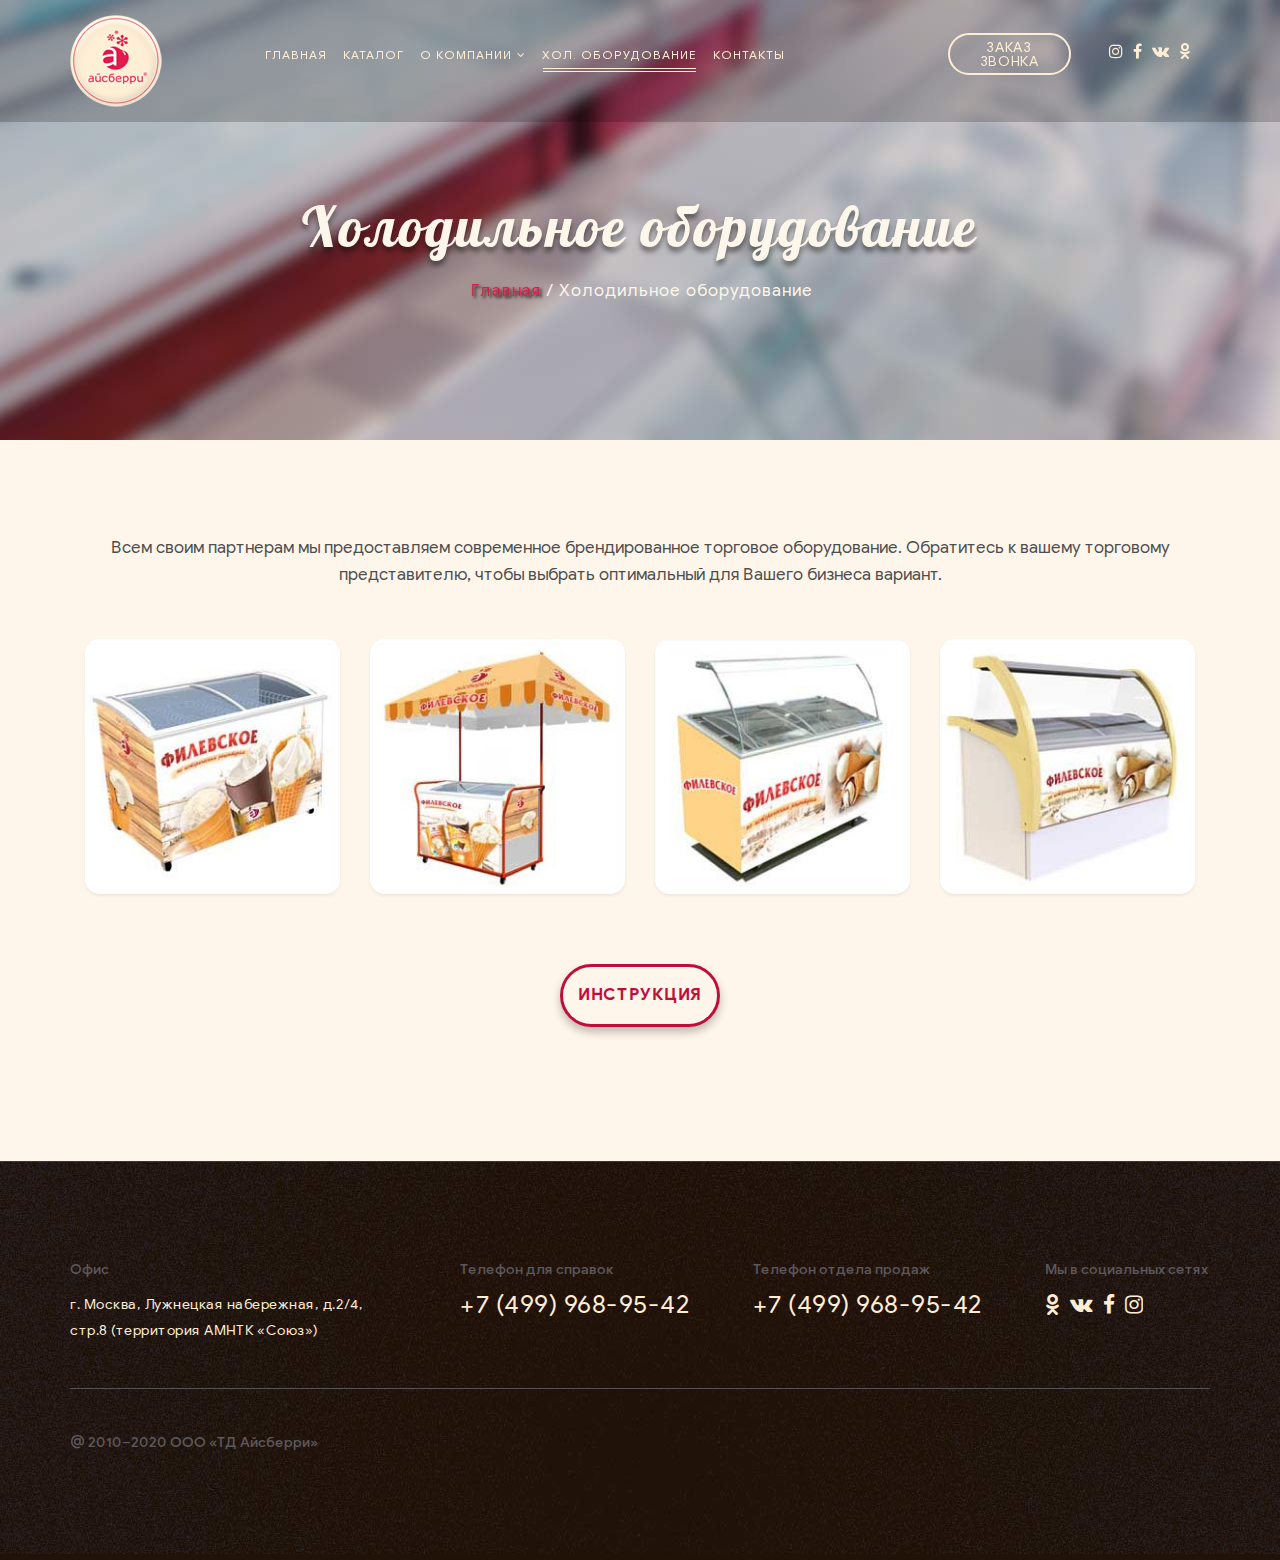
<file: refrigeration.html>
<!DOCTYPE html>
<html lang="ru">
<head>
	<meta charset="UTF-8">
	<title>Холодильное оборудование компании Айсберри</title>
	<meta name="viewport" content="width=device-width, initial-scale=1.0">
	<meta http-equiv="X-UA-Compatible" content="IE=edge">
	<meta http-equiv="Content-Type" content="text/html; charset=windows-1251" />
	<meta name="keywords" content="мороженое, натуральное мороженое, вкусное мороженое, айсберри, мороженое айсберри" />
	<meta name="description" content="Сайт компании Айсберри" />
	<meta name="apple-mobile-web-app-title" content="Айсберри | Весь ассортимент мороженого Айсберри">
	<meta property="og:site_name" content="Айсберри | Крупнейший российский производитель натурального мороженого">
	<link type="image/x-icon" href="favicon.ico" rel="shortcut icon">
	<link rel="stylesheet" type="text/css" href="css/animate.css">
	<!--Owl-carousel-->
	<link rel="stylesheet" href="owlcarousel/owl.carousel.min.css">
	<link rel="stylesheet" href="owlcarousel/owl.theme.default.min.css">
	<!--Slick slider-->
	<link rel="stylesheet" type="text/css" href="slick/slick.css">
	<link rel="stylesheet" type="text/css" href="slick/slick-theme.css">
	<!-- Подключаем Bootstrap CSS -->
	<link rel="stylesheet" href="css/bootstrap.min.css">
	<link rel="stylesheet" href="css/font-awesome.min.css">
	<!--Mobile menu-->
	<link rel="stylesheet" href="slideout/test.css">
	<link rel="stylesheet" href="slideout/index.css">
	<!--base-->
	<link rel="stylesheet" href="css/main.css">
	<script src="js/wow.min.js"></script>
	<script>new WOW().init();</script>
	<script type="text/javascript" src="js/respond.min.js"></script>
</head>
<body>
	<!--loader-->
	<div class="loader">
		<div class="loader_inner"></div>
	</div>
	<!--mobile menu slideout-->
	<nav id="menu" class="menu">
		<section class="menu-section">
			<div class="header-menu">
				<div class="logo-header-menu">
					<a href="index.html"><img class="img-responsive" src="images/logo-header2.png" alt="iceberry"></a>
				</div>
				<div id="close" class="close-menu">
					<a class="js-slideout-toggle-menu"><img class="img-responsive" src="images/close-icon.jpg" alt="iceberry"></a>
				</div>
				<div class="search-menu">
					<a id="open"><img class="img-responsive" src="images/search-icon.jpg" alt="iceberry"></a>
					<form class="formSearch" action="/search/" data-action-ajax="/search/ajax/" method="get">
						<input class="searchInput" type="text" name="text" value="" placeholder="Поиск">
					</form>
				</div>
			</div>
			<ul class="menu-section-list">	
				<li class=""><a class="home-icon" href="index.html"><i class="fa fa-home"></i>Главная</a></li>				
				<li class=""><a class="catalog-icon" href="assortiment.html"><i class="fa fa-book"></i>Каталог</a></li>
				<li class=""><a class="company-icon" href="/"><i class="fa fa-users"></i>О компании</a></li>
				<li class="active"><a class="club-icon" href="#special_projects"><i class="fa fa-snowflake-o"></i>Хол. оборудование</a></li>
				<li class=""><a class="who-icon" href="/"><i class="fa fa-address-card"></i>Контакты</a></li>
			</ul>
		</section>
	</nav>
	<!--mobile menu slideout end-->
    <div id="panel" class="panel">
    	<header>
	    	<div class="navbar navbar-main if-s">
				<!--mobile header-bottom-->
				<div class="header-bottom hidden-md hidden-lg">
					<!--panel mobile menu-->
					<div style="width: 30%; float:left;">						
						<a class="button js-slideout-toggle">
							<span class="icon-bar"></span>
							<span class="icon-bar"></span>
							<span class="icon-bar"></span>
						</a>						
						<!--<button class="btn-hamburger js-slideout-toggle"></button>-->
					</div>
					<div style="width: 40%; float:left;">
						<div class="logo-wrap">
							<a href="/" class="logo-btn navbar-nav">
								<img src="images/logo-header.png" class="img-responsive" alt="Компания Айсберри">
								<img src="images/logo-header.png" class="img-responsive" alt="Компания Айсберри">
							</a>
						</div>					
					</div>
					<div style="width: 30%; float:left;">
						<!--div class="lang">
							<a href="en.php">EN</a>
						</div-->
					</div>
					<!--panel mobile menu end-->
				</div>
				<!--mobile header-bottom end-->
	
				<!--desctop header-bottom-->
		    	<div class="header-bottom hidden-xs hidden-sm">	
					<div class="container">
						<div class="row">
							<div class="logo-wrap col-xs-7 col-sm-3 col-md-2 col-lg-2">
								<a href="index.html" class="logo-btn navbar-nav">
									<img src="images/logo-header.png" class="img-responsive" alt="Компания Айсберри">
									<img src="images/logo-header.png" class="img-responsive" alt="Компания Айсберри">
								</a>
							</div>
							<div class="hidden-xs hidden-sm col-md-7 col-lg-6">
								<nav class="collapse navbar-collapse" id="navbar" data-hover="dropdown"
									data-animations="fadeInDownNew fadeInRightNew fadeInUpNew fadeInLeftNew">
									<ul class="nav navbar-nav navbar-right">
										<li><a href="index.html">Главная</a></li>
										<li><a href="assortiment.html">Каталог</a></li>
										<li class="dropdown">
											<a class="" href="/" class="dropdown-toggle">О компании<i class="fa fa-angle-down"></i></a>
											<ul class="dropdown-menu">
												<li class="dropdown">
													<a href="/" class="dropdown-toggle" data-toggle="dropdown" role="button" aria-haspopup="true" aria-expanded="false">
														О компании
													</a>
												</li>
												<li class="dropdown">
													<a href="/" class="dropdown-toggle" data-toggle="dropdown" role="button" aria-haspopup="true"
														aria-expanded="false">
														Производство
													</a>
												</li>
												<li class="dropdown">
													<a href="/" class="dropdown-toggle" data-toggle="dropdown" role="button" aria-haspopup="true"
														aria-expanded="false">
														Отзывы
													</a>
												</li>
											</ul>
										</li>									
										<li><a class="active" href="#special_projects">Хол. оборудование</a></li>
										<li><a href="/">Контакты</a></li>
									</ul>
								</nav>
							</div>
							<div class="hidden-xs hidden-sm col-md-3 col-md-offset-0 col-lg-3 col-lg-offset-1">
								<div class="button call_order">
									<a style="display: inline-block" href="/" data-toggle="modal" data-target="#myModal5">Заказ<br>звонка</a>
									<!--Modal-->
									<div class="modal fade" id="myModal5">
										<div class="modal-dialog">
											<div class="filter-content">
												<div class="hidden-xs hidden-sm">
													<div class="col-md-12">
														<div class="modal-header">
															<button type="button" class="close" data-dismiss="modal" aria-hidden="true">&#215;</button>
															<h5>&nbsp;&nbsp;&nbsp;Заказать обратный звонок</h5>
														</div>
														<div class="row">
															<div class="col-md-12">
																<form class="form-horizontal">
																	<div class="form-group">
																		<div class="col-sm-4 control-label">
																			<label for="name" class="control-label">Имя</label>
																		</div>
																		<div class="col-sm-6">
																			<input type="text" class="form-control" id="name" name="name" placeholder="Имя">
																		</div>
																	</div>
																	<div class="form-group">
																		<div class="col-sm-4 control-label">
																			<label for="phone" class="control-label">Телефон</label>
																		</div>
																		<div class="col-sm-6">
																			<input type="text" class="form-control" id="phone" placeholder="Телефон">
																		</div>
																	</div>
																	<div class="form-group">
																		<div class="form-check">
																			<label class="form-check-label">
																				<input type="checkbox" class="form-check-input" required="">Согласие на
																				обработку персональных данных
																			</label>
																		</div>
																	</div>
																	<div class="form-group">
																		<div class="col-sm-offset-4 col-sm-6 button-wrap">
																			<div class="read-more news">
																				<a href="/where-buy/" tabindex="0">Отправить</a>
																			</div>
																		</div>
																	</div>
																</form>
															</div>
														</div>
													</div>
												</div>
											</div>
										</div>
									</div>
								</div>
								<div class="header-top">
									<div class="header-social">
										<div class="social-network">
											<a href="https://ok.ru/group/53816670421144" target="_blank" data-toggle="modal">
												<i class="fa fa-odnoklassniki"></i>
											</a>
										</div>										
									
										<div class="social-network">
											<a href="https://vk.com/club48220269" target="_blank">
												<i class="fa fa-vk"></i>
											</a>
										</div>
									
										<div class="social-network">
											<a href="https://www.facebook.com/TDIceBerry" target="_blank">
												<i class="fa fa-facebook"></i>
											</a>
										</div>
									
										<div class="social-network">
											<a href="https://www.instagram.com/iceberry_icecream/" target="_blank">
												<i class="fa fa-instagram"></i>
											</a>
										</div>
									
										<div class="clearfix"></div>
									</div>
								</div>
							</div>
						</div>
					</div>				
					<div class="header-menu-field"></div>
				</div>
				<!--desctop header-bottom end-->
	    	</div>
	    </header>
		
		<!--Шапка с breadcrumbs-->
		<div id="toppage" class="heading-wrapper page" data-spy="scroll" class="page-heading-1 parallax"
			style="background-image: url(images/ref_bg.jpg);">
			<div class="container">
				<div class="row">
					<div class="col-xs-12">
						<h1>Холодильное оборудование</h1>
						<div class="breadcrumb hidden-xs hidden-sm">
							<a href="index.html">Главная</a><span class="v-line">&nbsp;/&nbsp;</span>Холодильное оборудование
						</div>
					</div>
				</div>
			</div>
		</div>
		<!--content-->
		<main>
			<!--breadcrumbs mobile-->
			<div class="container-fluid hidden-md hidden-lg">
				<div>
					<div class="breadcrumbs-mobile">
						<a href="index.html">Главная</a><span class="v-line">&nbsp;>&nbsp;</span><a
							href="assortiment.html">Каталог</a><span class="v-line">&nbsp;>&nbsp;</span>Холодильное оборудование
					</div>
				</div>
			</div>
			<!--content-wrap-->
			<section class="page-content-wrap refrigeration">
				<div class="container">
					<div class="row">
						<div class="col-md-12 col-md-offset-0">
							<div class="content">
								<p>Всем своим партнерам мы предоставляем современное брендированное торговое оборудование. Обратитесь к вашему торговому
								представителю, чтобы выбрать оптимальный для Вашего бизнеса вариант.</p>
								<div class="ref-position-wrap">
									<div class="col-xs-8 col-xs-offset-2 col-sm-4 col-sm-offset-0 col-md-3 col-md-offset-0">
										<a class="" data-toggle="modal" data-target=".reviews-refrigerations">
											<div class="position-ref zero">
												<div>
													<img class="img-responsive zero" data-href="#zero" src="images/refrigeration/catalog/refregiration_03.jpg" alt="холодильный ларь">
												</div>
											</div>
										</a>
									</div>
									<div class="col-xs-8 col-xs-offset-2 col-sm-4 col-sm-offset-0 col-md-3 col-md-offset-0">
										<a class="" data-toggle="modal" data-target=".reviews-refrigerations">
											<div class="position-ref one">
												<div>
													<img class="img-responsive one" data-href="#one" src="images/refrigeration/catalog/refregiration_05.jpg" alt="холодильный ларь">
												</div>
											</div>
										</a>
									</div>
									<div class="col-xs-8 col-xs-offset-2 col-sm-4 col-sm-offset-0 col-md-3 col-md-offset-0">
										<a class="" data-toggle="modal" data-target=".reviews-refrigerations">
											<div class="position-ref">
												<div>
													<img class="img-responsive two" data-href="#two" src="images/refrigeration/catalog/refregiration_07.jpg" alt="холодильный ларь">
												</div>
											</div>
										</a>
									</div>
									<div class="col-xs-8 col-xs-offset-2 col-sm-4 col-sm-offset-0 col-md-3 col-md-offset-0">
										<a class="" data-toggle="modal" data-target=".reviews-refrigerations">
											<div class="position-ref">
												<div>
													<img class="img-responsive three" data-href="#three" src="images/refrigeration/catalog/refregiration_09.jpg" alt="холодильный ларь">
												</div>
											</div>
										</a>
									</div>
									<!--
									<div class="col-xs-8 col-xs-offset-2 col-sm-4 col-sm-offset-0 col-md-3 col-md-offset-0">
										<a class="" data-toggle="modal" data-target=".reviews-refrigerations">
											<div class="position-ref">
												<div>
													<img class="img-responsive" data-href="#one" src="images/refrigeration/catalog/refregiration_15.jpg" alt="холодильный ларь">
												</div>
											</div>
										</a>
									</div>
									<div class="col-xs-8 col-xs-offset-2 col-sm-4 col-sm-offset-0 col-md-3 col-md-offset-0">
										<a class="" data-toggle="modal" data-target=".reviews-refrigerations">
											<div class="position-ref">
												<div>
													<img class="img-responsive" data-href="#one" src="images/refrigeration/catalog/refregiration_16.jpg" alt="холодильный ларь">
											    </div>
											</div>
										</a>
									</div>
									<div class="col-xs-8 col-xs-offset-2 col-sm-4 col-sm-offset-0 col-md-3 col-md-offset-0">
										<a class="" data-toggle="modal" data-target=".reviews-refrigerations">
											<div class="position-ref">
												<div>
													<img class="img-responsive" data-href="#one" src="images/refrigeration/catalog/refregiration_17.jpg" alt="холодильный ларь">
												</div>
											</div>
										</a>
									</div>
									<div class="col-xs-8 col-xs-offset-2 col-sm-4 col-sm-offset-0 col-md-3 col-md-offset-0">
										<a class="" data-toggle="modal" data-target=".reviews-refrigerations">
											<div class="position-ref">
												<div>
													<img class="img-responsive" data-href="#one" src="images/refrigeration/catalog/refregiration_19.jpg" alt="холодильный ларь">
												</div>
											</div>
										</a>
									</div>
									-->
									<!--instructions modal-->
									<div class="modal fade reviews-refrigerations" tabindex="-1" role="dialog" aria-labelledby="myLargeModalLabel">
										<div class="modal-dialog modal-lg" role="document">
											<div class="filter-content">
												<div class="modal-header">
													<button type="button" class="close" data-dismiss="modal" aria-hidden="true">×</button>
													<h5>Техническое описание</h5>
												</div>
												<div id="all-lars" class="owl-carousel owl-theme">
													<div class="lars rev-1" data-hash="zero">
														<div class="col-sm-10 col-sm-offset-1 col-md-5 col-md-offset-0 col-lg-4 col-lg-offset-0">
															<img src="images/refrigeration/ref_6.jpg" class="img-responsive" alt="ларь холодильный">
														</div>
														<div class="col-sm-12 col-md-7 col-lg-8">
															<div class="table-responsive">
																<table class="table table-bordered table-striped js-options-table">
																	<thead>
																		<tr>
																			<th>Name</th>
																			<th>type</th>
																			<th>default</th>
																			<th>description</th>
																		</tr>
																	</thead>
																	<tbody>
																		<tr>
																			<td>backdrop</td>
																			<td>boolean or the string <code>'static'</code></td>
																			<td>true</td>
																			<td>Includes a modal-backdrop element. Alternatively, specify <code>static</code> for a backdrop which
																				doesn't close the modal on click.</td>
																		</tr>
																		<tr>
																			<td>keyboard</td>
																			<td>boolean</td>
																			<td>true</td>
																			<td>Closes the modal when escape key is pressed</td>
																		</tr>
																		<tr>
																			<td>show</td>
																			<td>boolean</td>
																			<td>true</td>
																			<td>Shows the modal when initialized.</td>
																		</tr>
																		<tr>
																			<td>remote</td>
																			<td>path</td>
																			<td>false</td>
																			<td>
																				<p><strong class="text-danger">This option is deprecated since v3.3.0 and has been removed in
																						v4.</strong> We recommend instead using client-side templating or a data binding framework,
																					or calling <a href="http://api.jquery.com/load/">jQuery.load</a> yourself.</p>
																				
																			</td>
																		</tr>
																	</tbody>
																</table>
															</div>
														</div>
													</div>
													<div class="lars rev-2" data-hash="one">
														<div class="col-sm-10 col-sm-offset-1 col-md-5 col-md-offset-0 col-lg-4 col-lg-offset-0">
															<img src="images/refrigeration/ref_6.jpg" class="img-responsive" alt="ларь холодильный">
														</div>
														<div class="col-sm-12 col-md-7 col-lg-8">
															<div class="table-responsive">
																<table class="table table-bordered table-striped js-options-table">
																	<thead>
																		<tr>
																			<th>Name</th>
																			<th>type</th>
																			<th>default</th>
																			<th>description</th>
																		</tr>
																	</thead>
																	<tbody>
																		<tr>
																			<td>backdrop</td>
																			<td>boolean or the string <code>'static'</code></td>
																			<td>true</td>
																			<td>Includes a modal-backdrop element. Alternatively, specify <code>static</code> for a backdrop
																				which
																				doesn't close the modal on click.</td>
																		</tr>
																		<tr>
																			<td>keyboard</td>
																			<td>boolean</td>
																			<td>true</td>
																			<td>Closes the modal when escape key is pressed</td>
																		</tr>
																		<tr>
																			<td>show</td>
																			<td>boolean</td>
																			<td>true</td>
																			<td>Shows the modal when initialized.</td>
																		</tr>
																		<tr>
																			<td>remote</td>
																			<td>path</td>
																			<td>false</td>
																			<td>
																				<p><strong class="text-danger">This option is deprecated since v3.3.0 and has been removed in
																						v4.</strong> We recommend instead using client-side templating or a data binding
																					framework,
																					or calling <a href="http://api.jquery.com/load/">jQuery.load</a> yourself.</p>
														
																			</td>
																		</tr>
																	</tbody>
																</table>
															</div>
														</div>
													</div>
													<div class="lars rev-3" data-hash="two">
														<div class="col-sm-10 col-sm-offset-1 col-md-5 col-md-offset-0 col-lg-4 col-lg-offset-0">
															<img src="images/refrigeration/ref_6.jpg" class="img-responsive" alt="ларь холодильный">
														</div>
														<div class="col-sm-12 col-md-7 col-lg-8">
															<div class="table-responsive">
																<table class="table table-bordered table-striped js-options-table">
																	<thead>
																		<tr>
																			<th>Name</th>
																			<th>type</th>
																			<th>default</th>
																			<th>description</th>
																		</tr>
																	</thead>
																	<tbody>
																		<tr>
																			<td>backdrop</td>
																			<td>boolean or the string <code>'static'</code></td>
																			<td>true</td>
																			<td>Includes a modal-backdrop element. Alternatively, specify <code>static</code> for a backdrop
																				which
																				doesn't close the modal on click.</td>
																		</tr>
																		<tr>
																			<td>keyboard</td>
																			<td>boolean</td>
																			<td>true</td>
																			<td>Closes the modal when escape key is pressed</td>
																		</tr>
																		<tr>
																			<td>show</td>
																			<td>boolean</td>
																			<td>true</td>
																			<td>Shows the modal when initialized.</td>
																		</tr>
																		<tr>
																			<td>remote</td>
																			<td>path</td>
																			<td>false</td>
																			<td>
																				<p><strong class="text-danger">This option is deprecated since v3.3.0 and has been removed in
																						v4.</strong> We recommend instead using client-side templating or a data binding
																					framework,
																					or calling <a href="http://api.jquery.com/load/">jQuery.load</a> yourself.</p>
														
																			</td>
																		</tr>
																	</tbody>
																</table>
															</div>
														</div>
													</div>
													<div class="lars rev-4" data-hash="three">
														<div class="col-sm-10 col-sm-offset-1 col-md-5 col-md-offset-0 col-lg-4 col-lg-offset-0">
															<img src="images/refrigeration/ref_6.jpg" class="img-responsive" alt="ларь холодильный">
														</div>
														<div class="col-sm-12 col-md-7 col-lg-8">
															<div class="table-responsive">
																<table class="table table-bordered table-striped js-options-table">
																	<thead>
																		<tr>
																			<th>Name</th>
																			<th>type</th>
																			<th>default</th>
																			<th>description</th>
																		</tr>
																	</thead>
																	<tbody>
																		<tr>
																			<td>backdrop</td>
																			<td>boolean or the string <code>'static'</code></td>
																			<td>true</td>
																			<td>Includes a modal-backdrop element. Alternatively, specify <code>static</code> for a backdrop
																				which
																				doesn't close the modal on click.</td>
																		</tr>
																		<tr>
																			<td>keyboard</td>
																			<td>boolean</td>
																			<td>true</td>
																			<td>Closes the modal when escape key is pressed</td>
																		</tr>
																		<tr>
																			<td>show</td>
																			<td>boolean</td>
																			<td>true</td>
																			<td>Shows the modal when initialized.</td>
																		</tr>
																		<tr>
																			<td>remote</td>
																			<td>path</td>
																			<td>false</td>
																			<td>
																				<p><strong class="text-danger">This option is deprecated since v3.3.0 and has been removed in
																						v4.</strong> We recommend instead using client-side templating or a data binding
																					framework,
																					or calling <a href="http://api.jquery.com/load/">jQuery.load</a> yourself.</p>
														
																			</td>
																		</tr>
																	</tbody>
																</table>
															</div>
														</div>
													</div>
												</div>
											</div>
										</div>
									</div>
								</div>
								<div class="instruction-wrap">
									<button class="btn-primary" type="button" data-toggle="collapse" data-target="#collapseInstruction"
										aria-expanded="false" aria-controls="collapseInstruction">
										Инструкция
									</button>									
									
									<div class="collapse" id="collapseInstruction">
										<div class="card card-block">
											Anim pariatur cliche reprehenderit, enim eiusmod high life accusamus terry richardson ad squid. Nihil anim
											keffiyeh helvetica, craft beer labore wes anderson cred nesciunt sapiente ea proident.
										</div>
									</div>									
								</div>
							</div>
						</div>
					</div>
				</div>					
			</section>
		</main>
		<footer>
			<div class="container">
				<div class="row">
					<div class="col-sm-12 col-md-4">
						<div class="row">
							<div class="col-xs-12">
								<p class="title-block">Офис</p>
							</div>
						</div>
						<div class="row">
							<div class="col-xs-11 col-xs-offset-0">
								<p>г. Москва, Лужнецкая набережная, д.2/4, стр.8 (территория АМНТК «Союз»)</p>
							</div>
						</div>
					</div>
					<div class="col-sm-12 col-md-3">
						<div class="row">
							<div class="col-xs-12">
								<p class="title-block">Телефон для справок</p>
							</div>
						</div>
						<div class="row">
							<div class="col-xs-11 col-xs-offset-0">
								<p class="phone"><a href="tel:+74999689542">+7 (499) 968-95-42</a></p>
							</div>
						</div>
					</div>
					<div class="col-sm-12 col-md-3">
						<div class="row">
							<div class="col-xs-12">
								<p class="title-block">Телефон отдела продаж</p>
							</div>
						</div>
						<div class="row">
							<div class="col-xs-11 col-xs-offset-0">
								<p class="phone"><a href="tel:+74999689542">+7 (499) 968-95-42</a></p>
							</div>
						</div>
					</div>
					<div class="col-sm-12 col-md-2">
						<div class="row">
							<div class="col-xs-12">
								<p class="title-block">Мы в социальных сетях</p>
							</div>
						</div>
						<div class="row">
							<div class="col-xs-10 col-xs-offset-0">
								<div class="header-social">
									<div class="social-network">
										<a href="https://ok.ru/group/53816670421144" target="_blank">
											<i class="fa fa-odnoklassniki"></i>
										</a>
									</div>
								
									<div class="social-network">
										<a href="https://vk.com/club48220269" target="_blank">
											<i class="fa fa-vk"></i>
										</a>
									</div>
								
									<div class="social-network">
										<a href="https://www.facebook.com/TDIceBerry" target="_blank">
											<i class="fa fa-facebook"></i>
										</a>
									</div>
								
									<div class="social-network">
										<a href="https://www.instagram.com/iceberry_icecream/" target="_blank">
											<i class="fa fa-instagram"></i>
										</a>
									</div>
								
									<div class="clearfix"></div>
								</div>
							</div>
						</div>
					</div>
				</div>
				<div class="row hidden-md hidden-lg">
					<div style="text-align: center" class="col-xs-12">
						<a href="/"><div class="social-network ok"></div></a>
						<a href="/"><div class="social-network vk"></div></a>					
						<a href="/"><div class="social-network fb"></div></a>
						<a href="/"><div class="social-network ins"></div></a>
					</div>
				</div>
				<div class="row">
					<div class="col-xs-12">
						<div class="signature">
							<p class="title-block">&nbsp;2010–2020 ООО «ТД Айсберри»</p>
						</div>
					</div>
				</div>
			</div>
		</footer>	
	</div>
	
	<a id="top_b" href="#toppage"></a>
	<!-- Подключаем jQuery -->
    <script src="js/jquery.min.js"></script>
    <!-- Подключаем Bootstrap JS -->    
	<script src="js/bootstrap.min.js"></script>
	<!--Slick slider-->
	<script type="text/javascript" src="js/jquery-migrate-1.2.1.min.js"></script>
	<script type="text/javascript" src="slick/slick.min.js"></script>
	<!--mobile menu slideout-->
	<script src="slideout/slideout.js"></script>	
	<!--feedback owl slider Owl-carousel-->
	<script src="owlcarousel/owl.carousel.min.js"></script>
	<!--my scripts-->
	<script src="js/scripts.js"></script>
</body>
</html>
</file>
<file: slideout/index.css>
body {
  width: 100%;
  height: 100%;
}

.slideout-menu {
	position: fixed;
	left: 0;
	top: 0;
	bottom: 0;
	right: 0;
	z-index: 2;
	width: 100%;
	overflow-y: auto;
	-webkit-overflow-scrolling: touch;
	display: none;
}

.slideout-panel {
  position:relative;
  z-index: 1;
  will-change: none;
}

.slideout-open,
.slideout-open body,
.slideout-open .slideout-panel {
  overflow: hidden;
}

.slideout-open .slideout-menu {
  display: block!important;
}
</file>
<file: css/main.css>
@font-face {
    font-family: 'Google Sans';
    src: url('../fonts/GoogleSans-MediumItalic.eot');
    src: local('Google Sans Medium Italic'), local('GoogleSans-MediumItalic'),
        url('../fonts/GoogleSans-MediumItalic.eot?#iefix') format('embedded-opentype'),
        url('../fonts/GoogleSans-MediumItalic.woff2') format('woff2'),
        url('../fonts/GoogleSans-MediumItalic.woff') format('woff'),
        url('../fonts/GoogleSans-MediumItalic.ttf') format('truetype');
    font-weight: 500;
    font-style: italic;
}

@font-face {
    font-family: 'Google Sans';
    src: url('../fonts/GoogleSans-Bold.eot');
    src: local('../fonts/Google Sans Bold'), local('GoogleSans-Bold'),
        url('../fonts/GoogleSans-Bold.eot?#iefix') format('embedded-opentype'),
        url('../fonts/GoogleSans-Bold.woff2') format('woff2'),
        url('../fonts/GoogleSans-Bold.woff') format('woff'),
        url('../fonts/GoogleSans-Bold.ttf') format('truetype');
    font-weight: bold;
    font-style: normal;
}

@font-face {
    font-family: 'Google Sans';
    src: url('../fonts/GoogleSans-Italic.eot');
    src: local('../fonts/Google Sans Italic'), local('GoogleSans-Italic'),
        url('../fonts/GoogleSans-Italic.eot?#iefix') format('embedded-opentype'),
        url('../fonts/GoogleSans-Italic.woff2') format('woff2'),
        url('../fonts/GoogleSans-Italic.woff') format('woff'),
        url('../fonts/GoogleSans-Italic.ttf') format('truetype');
    font-weight: normal;
    font-style: italic;
}

@font-face {
    font-family: 'Google Sans';
    src: url('../fonts/GoogleSans-Medium.eot');
    src: local('../fonts/Google Sans Medium'), local('GoogleSans-Medium'),
        url('../fonts/GoogleSans-Medium.eot?#iefix') format('embedded-opentype'),
        url('../fonts/GoogleSans-Medium.woff2') format('woff2'),
        url('../fonts/GoogleSans-Medium.woff') format('woff'),
        url('../fonts/GoogleSans-Medium.ttf') format('truetype');
    font-weight: 500;
    font-style: normal;
}

@font-face {
    font-family: 'Google Sans';
    src: url('../fonts/GoogleSans-Regular.eot');
    src: local('../fonts/Google Sans Regular'), local('GoogleSans-Regular'),
        url('../fonts/GoogleSans-Regular.eot?#iefix') format('embedded-opentype'),
        url('../fonts/GoogleSans-Regular.woff2') format('woff2'),
        url('../fonts/GoogleSans-Regular.woff') format('woff'),
        url('../fonts/GoogleSans-Regular.ttf') format('truetype');
    font-weight: normal;
    font-style: normal;
}

@font-face {
    font-family: 'Google Sans';
    src: url('../fonts/GoogleSans-BoldItalic.eot');
    src: local('../fonts/Google Sans Bold Italic'), local('../GoogleSans-BoldItalic'),
        url('../fonts/GoogleSans-BoldItalic.eot?#iefix') format('embedded-opentype'),
        url('../fonts/GoogleSans-BoldItalic.woff2') format('woff2'),
        url('../fonts/GoogleSans-BoldItalic.woff') format('woff'),
        url('../fonts/GoogleSans-BoldItalic.ttf') format('truetype');
    font-weight: bold;
    font-style: italic;
}

@font-face {
	font-family: 'Lobster';
	src: url('../fonts/Lobster.eot');
	src: local('../fonts/Lobster Regular'), local('../Lobster'),
		url('../fonts/Lobster.eot?#iefix') format('embedded-opentype'),
		url('../fonts/Lobster.woff') format('woff'),
		url('../fonts/Lobster.ttf') format('truetype');
	font-weight: normal;
	font-style: normal;
}

@font-face {
	font-family: 'MetaBoldLFC';
	src: url('../fonts/MetaBoldLFC.eot');
	src: local('../fonts/MetaBoldLFC Regular'), local('../MetaBoldLFC'),
		url('../fonts/MetaBoldLFC.eot?#iefix') format('embedded-opentype'),
		url('../fonts/MetaBoldLFC.woff') format('woff'),
		url('../fonts/MetaBoldLFC.ttf') format('truetype');
	font-weight: normal;
	font-style: normal;
}

body {
    background-color: #FEF6EB;
    font-family: 'Google Sans', Sans-Serif;
    font-size: 14px;
    color: #323232;
    line-height: 1.2857143;
    font-weight: normal;
    font-style: normal;
}

a {
    color: #E31A4D;
    outline: none;
}

a:hover, 
a:focus, 
a:active {
    color: #CB0235;
}

/*mobile menu*/
#menu.menu {
	background: url(../images/mobile_menu_decor.jpg) bottom right no-repeat, white;
    display: none;
}
.header-menu {
    overflow: hidden;
    border-bottom: 2px solid #DBC8B1;
    padding: 3px 0;
    margin-bottom: 15px;
}

.logo-header-menu {
	float: left;
	margin-left: 20px;
	max-width: 45px;
}

.search-menu, .close-menu {
	float: right;
	margin-right: 15px;
	padding: 12px 0;
    max-width: 26px;
    cursor: pointer;
}

.menu-section-list {
	padding: 0;
	margin: 10px 15px;
	list-style: none;
}

.menu-section-list li {
    border-bottom: 1px solid #DBC8B1;
    padding: 3px 0;
}
.menu-section-list > li:last-child {
    border-bottom: none;
    padding: 3px 0;
}
.menu-section-list a {
    font-family: 'Google Sans', Sans-Serif;
    font-size: 1em;
    margin: 5px 20px 10px 10px;
    padding: 5px 0 0 0px;
    text-transform: uppercase;
    font-weight: 500;
    color: #323232;
}

.menu-section-list a i {
    float: left;
    margin-right: 9px;
    padding: 1px 0 10px;
}

#menu .search-menu form {
	height: 66px;
	width: 0;
	overflow: hidden;
	position: absolute;
	right: 54px;
    top: -10px;
     -webkit-transition: all 0.3s ease;
        -moz-transition: all 0.3s ease;
         -ms-transition: all 0.3s ease;
          -o-transition: all 0.3s ease;
             transition: all 0.3s ease;
}
#menu .search-menu form.active {
    width: 100%;
}
#menu .search-menu form input {
	width: 251px;
	right: 0;
	height: 38px;
	outline: 0;
	border: 1px solid #979797;
	padding: 5px 55px 7px 12px;
	background: #fff url(../images/search-icon.jpg) no-repeat;
	background-position-x: 90%;
	background-position-y: 0%;
	background-size: auto;
	background-position: 97% 39%;
	-webkit-background-size: 25px;
	-moz-background-size: 25px;
	background-size: 25px;
	color: #323232;
	border-radius: 10px;
	-webkit-box-sizing: border-box;
	-moz-box-sizing: border-box;
	box-sizing: border-box;
	position: absolute;
	z-index: 10;
	-webkit-transform: translate(0,50%);
	-moz-transform: translate(0,50%);
	-o-transform: translate(0,50%);
	-ms-transform: translate(0,50%);
	transform: translate(0,50%);
}
/*mobile menu end*/

.filter-content {
    background-color: #FBF8F4;
    border: 1px solid #999;
    border: 1px solid rgba(0,0,0,.2);
    border-radius: 15px;
    -webkit-box-shadow: 0 3px 9px rgba(0,0,0,.5);
    box-shadow: 0 3px 9px rgba(0,0,0,.5);
    background-clip: padding-box;
    outline: 0;
    padding-bottom: 35px;
    overflow: hidden;
}

.filter-content .form-horizontal {
    margin-top: 35px;
}

.navbar-collapse {
    padding: 0;
}

.panel {
	margin-bottom: 0px;
	background-color: inherit;
	border: 0px;
	border-radius: 0;
	-webkit-box-shadow: 0 1px 1px rgba(0,0,0,.05);
	box-shadow: 0 1px 1px rgba(0,0,0,.05);
}

#top_b {
	display: block;
    position: fixed;
    border: 1px solid #565155;
	z-index: 100001;
	bottom: -4em;
	right: 1em;
	width: 45px;
	height: 45px;
	background: url("../images/sprites.png") -743px -172px, #FDEDD4;
	cursor: pointer;
	/*-webkit-transition: all 0.5s ease;
	-ms-transition: all 0.5s ease;
    transition: all 0.5s ease;*/
    -webkit-transition-property: 0.5s ease;
	-ms-transition-property: 0.5s ease;
	transition-property: 0.5s ease;
    opacity: 0;
    -webkit-box-shadow: 0px 2px 9px 0px rgba(0, 0, 0, 0.2);
    -moz-box-shadow: 0px 2px 9px 0px rgba(0, 0, 0, 0.2);
    box-shadow: 0px 2px 9px 0px rgba(0, 0, 0, 0.2);
}
#top_b.show {
	opacity: 1;
	bottom: 1em;
}
.show {
    display: block !important;
}

#top_b.show:hover {
	background: url("../images/sprites.png") -772px -172px,  #E31A4D;
}

h1  {
    font-weight: 600;
    font-style: normal;
    font-size: 40px;
    font-stretch: normal;
    line-height: normal;
    letter-spacing: normal;
}

#toppage h1,
#toppage .read-more a {
    text-shadow: 0px 5px 5px rgba(9,12,8, 0.45);
}

h3 {
    font-size: 48px;
    font-weight: 600;
    text-align: center;
    position: relative;
    margin-bottom: 50px;
    margin-top: 0;
}

h3.heading_section {
    font-family: 'Lobster';
    font-weight: normal;
    font-style: normal;
    color: #FDEDD4;
    display: inline-block;
    font-size: 2.7em;
}

#hits_slider h3.heading_section,
#refrigeration h3.heading_section {
    font-size: 3.5em;
}

h3.heading_section::before {
    content: "";
    height: 25px;
    width: 65px;
    background: url(../images/sprites.png);
    position: absolute;
    top: 12px;
    right: -75px;
    background-position: -184px -33px;
}
h3.heading_section::after {
    content: "";
    height: 25px;
    width: 65px;
    background: url(../images/sprites.png);
    position: absolute;
    top: 12px;
    left: -75px;
    background-position: -100px -33px;
}

h4.slid-heading {
    font-family: "MetaBoldLFC", sans-serif;
    text-transform: uppercase;
    color: #FDEDD4;
    font-size: 9em;
    text-shadow: 0px 5px 10px rgba(0, 0, 0, 0.53);
    line-height: 0.9em;
    margin-bottom: 4%;
    letter-spacing: 1px;
}

.bg_text_slid p {
    color: #FDEDD4;
    font-size: 1.25em;
    line-height: 1.8em;
    width: 80%;
    margin: 0 auto;
    text-shadow: 2px 2px 4px rgb(0, 0, 0);
}

h4 {
    font-size: 36px;
    font-weight: 600;
    margin-bottom: 15px;
}

h5 {
    font-size: 20px;
    font-weight: 600;
    margin: 14px 0 14px;
    text-transform: uppercase;
    letter-spacing: 0.05px;
}

header {
    position: fixed;
    z-index: 10;
    width: 100%;
    top: 0;
}

header.scroll-down {
  top: -107px;
}

.header-top {
    font-size: 12pt;
    padding: 44px 2% 2px;
    -webkit-transition: all 0.3s ease;
    -moz-transition: all 0.3s ease;
    -ms-transition: all 0.3s ease;
    -o-transition: all 0.3s ease;
    transition: all 0.3s ease;
    float: right;
}

.sticky .header-top {
    padding: 30px 5px 2px;
}

.header-top a {
    color: #fdedd4;
    -webkit-transition: all 0.3s ease;
    -moz-transition: all 0.3s ease;
    -ms-transition: all 0.3s ease;
    -o-transition: all 0.3s ease;
    transition: all 0.3s ease;
}

.header-top a:hover,
.header-top a:focus,
.header-top a:active {
    color: #a1a1a1;
    text-decoration: none;
}

.header-social,
.lang {
    float: right;
}

.header-social {
    text-align: right;
    overflow: hidden;
}

.top-info {
    display: inline-block;
    margin-right: 25px;
    display: none;
}

.top-info i {
    padding-right: 10px;
}

.social-network {
    float: right;
    margin-left: 10px;
}

.lang {
    text-align: right;
    text-transform: uppercase;
    margin-left: 30px;
}
.lang a {
    color: #fdedd4;
    padding: 0 3px;
}
.lang a.active,
.lang a:focus,
.lang a:active,
.lang a:hover {
    color: #323232;
    font-weight: bold;
}

.logo-wrap {
    text-align: left;
}

.logo-btn.navbar-nav {
    display: inline-block;
    margin: 15px 0 10px;
     -webkit-transition: all 1s ease;
    -moz-transition: all 1s ease;
    -ms-transition: all 1s ease;
    -o-transition: all 1s ease;
    transition: all 1s ease;
    border-radius: 100%;
    float: none;
    outline: none;
}

.sticky .logo-btn:hover,
.sticky .logo-btn:focus,
.sticky .logo-btn:active {
    -webkit-box-shadow: none;
    -moz-box-shadow:    none;
    box-shadow:         none;
}

.sticky .logo-btn {
    margin: 0;
    padding: 0;
}

.logo-btn img:last-child {
    display: none;
}

.sticky .logo-btn img:first-child {
    display: none;
}

.sticky .logo-btn img:last-child {
    display: block;
    margin-bottom: 0;
    margin-top: 8px;
    width: 70px;
}

nav {
    text-transform: uppercase;
}

.navbar {
    border: 0px solid transparent;
}

nav .navbar-nav a {
    color: #fdedd4;
}
nav .navbar-nav li>a:hover,
nav .navbar-nav li>a:focus,
.sticky nav .navbar-nav li>a:hover,
.sticky nav .navbar-nav li>a:focus {
    color: #FE4F60;
}
nav .navbar-nav li>a.active:hover,
nav .navbar-nav li>a.active:focus,
.sticky nav .navbar-nav li>a.active:hover,
.sticky nav .navbar-nav li>a.active:focus {
    color: #fdedd4;
}

.header-bottom .navbar-nav li a.active::before {
    background-color: #FE4F60;
}

nav .dropdown-menu>li>a {
    font-weight: normal;
    color: white;
    display: block;
    padding: 10px 10px;
    clear: both;
    line-height: 1.42857143;
    color: #fff;
    white-space: nowrap;
    text-align: center;
}
.navbar-nav > li > a {
    padding: 50px 12px;
}

.navbar-nav li a i {
    margin-left: 5px;
    -webkit-transition: all 0.3s ease;
    -moz-transition: all 0.3s ease;
    -ms-transition: all 0.3s ease;
    -o-transition: all 0.3s ease;
    transition: all 0.3s ease;
}

.navbar-nav li a:hover > i {
    transform:rotate(-180deg);
}

.navbar-main.sticky {
    background: transparent;
    -webkit-box-shadow: 0 20px 30px rgba(0, 0, 0, 0.1);
    -moz-box-shadow: 0 20px 30px rgba(0, 0, 0, 0.1);
    box-shadow: 0 20px 30px rgba(0, 0, 0, 0.1);
}

.dropdown-menu>li>a:focus, 
.dropdown-menu>li>a:hover {
    color: #fe4f60;
    text-decoration: none;
    background-color: #ffe1e9;
    font-weight: bold;
    border-radius: 10px;
}

.header-bottom {
    position: relative;
    padding: 0 80px;
}

.header-bottom .header-menu-field {
    position: absolute;
    width: 100%;
    height: 100%;
    background: #0a0504;
    opacity: 0.2;
    top: 0%;
    left: 0%;
    z-index: -1;
}
.sticky .header-bottom .header-menu-field {
    background: transparent;
    opacity: 1;
}

/*navigation*/
.sticky .header-bottom .header-menu-field {
    background: #323232;    
}

.sticky .header-bottom .nav li a {
    color: #fdedd4;
}

.sticky .header-bottom .nav .dropdown-menu li a {
    color: #fdedd4;
}
.sticky .header-bottom .nav .dropdown-menu li a:hover {
    color: #E74858;
}

.navbar-nav>li>.dropdown-menu {
    margin-top: 0;
        border-top-left-radius: 15px;
       border-top-right-radius: 15px;
     border-bottom-left-radius: 15px;
    border-bottom-right-radius: 15px;
    padding: 4px;
    border: 2px solid #f97683;
    -webkit-box-shadow: 0px 2px 30px 0px rgba(50, 50, 50, 0.48);
    -moz-box-shadow:    0px 2px 30px 0px rgba(50, 50, 50, 0.48);
    box-shadow:         0px 2px 30px 0px rgba(50, 50, 50, 0.48);
}

.sticky .header-bottom .navbar-nav li a.active::after {
	bottom: 28%;
}
.sticky .nav.navbar-nav.navbar-right::after {
    background: #b9b9b9;
    bottom: 25%;
}

.header-bottom .navbar-nav li a.active {
    position: relative;
}
.header-bottom .navbar-nav li a.active::after {
    content: "";
    position: absolute;
    width: 81%;
    height: 1px;
    background-color: #fdf0d3;
    left: 10%;
    bottom: 28%;
    z-index: 1;
    transition: all .33s linear;
    -webkit-transition: all .33s linear;
}
.header-bottom .nav.navbar-nav.navbar-right li:first-child a.active::after,
.header-bottom .nav.navbar-nav.navbar-right li:first-child a.active::before {
    width: 88%;
    left: 0%;
}
.header-bottom .nav.navbar-nav.navbar-right li:nth-child(2) a.active::after,
.header-bottom .nav.navbar-nav.navbar-right li:nth-child(2) a.active::before {
    width: 79%;
    left: 10%;
}
.header-bottom .nav.navbar-nav.navbar-right li:nth-child(3) a.active::after,
.header-bottom .nav.navbar-nav.navbar-right li:nth-child(3) a.active::before {
    width: 75%;
    left: 7%;
}
.header-bottom .nav.navbar-nav.navbar-right li:nth-child(4) a.active::after,
.header-bottom .nav.navbar-nav.navbar-right li:nth-child(4) a.active::before {
    width: 90%;
    left: 5%;
}
.header-bottom .navbar-nav li a.active::before {
    content: "";
    position: absolute;
    width: 81%;
    height: 1px;
    background-color: #fdf0d3;
    left: 10%;
    bottom: 31%;
    z-index: 1;
    transition: all .33s linear;
    -webkit-transition: all .33s linear;
}
.header-bottom .nav.navbar-nav li.dropdown .dropdown-menu a.active::after {
    display: none;
}

.navbar-main, 
a,
.landing_project,
.news,
.special_project,
header,
.social-network,
#new_items .slick-prev,
#new_items .slick-next,
.filter-catalog .spoiler-block,
.news-active {
    -webkit-transition: all 0.3s ease;
    -moz-transition: all 0.3s ease;
    -ms-transition: all 0.3s ease;
    -o-transition: all 0.3s ease;
    transition: all 0.3s ease;
}

.navbar-nav {
    float: left;
}

.nav > li {
    margin: 0;
}

.navbar-nav > li > a {
	text-transform: uppercase;
	font-weight: normal;
	padding: 45px 8px 35px;
    letter-spacing: 1px;
        font-size: 0.97em;
}

.sticky .navbar-nav > li > a {
    padding: 28px 8px 30px;
}

.nav > li > a:focus, 
.nav > li > a:hover {
    background-color: transparent;
}

.nav-tabs > li > a {
    margin: 0;
    padding: 18px 30px;
    text-transform: uppercase;
    font-weight: 700;
    border: 0;
    font-size: 14px;
    color: #002e5a;
    font-family: 'Montserrat';
}

.header-bottom .nav.navbar-nav.navbar-right li:first-child a {
    padding-left: 0;
}

.nav-tabs {
    margin-bottom: 30px;
    border: none;
}
.nav-tabs > li {
    background: #e8ecef;
    border-left: 1px solid #dbe7f1;
}
.nav > li > a:focus,
.nav > li > a:hover {
    background-color: transparent;
}

.nav .open>a, .nav .open>a:focus, .nav .open>a:hover {
    background: transparent;
}

.navbar-nav > li > a:hover, .navbar-nav > li > a:focus {
    background: transparent;
    color: #ededed;
}

.navbar-main .dropdown-menu {
    display: block;
    margin: 0;
    padding: 0;
    color: #fff !important;
    min-width: 260px;
    border: 0;
    border-radius: 0;
    opacity: 0;
    visibility: hidden;
    -webkit-transition: all 0.2s ease-in;
    -moz-transition: all 0.2s ease-in;
    -ms-transition: all 0.2s ease-in;
    -o-transition: all 0.2s ease-in;
    transition: all 0.2s ease-in;
}

li.dropdown:hover > .dropdown-menu {
    visibility: visible;
    opacity: 1;
}

ul.navbar-right li:last-child .dropdown-menu {
    right: 0;
    left: -100%;
}
/*navigation end*/

#toppage{
    margin-bottom: 95px;
}

.slides-wrapper {
    display: flex;
    position: relative;
    align-items: center;
    height: 100vh;
    min-height: 600px;
    max-height: 1080px;
    overflow: hidden;
}

.slid_1 .bg_text_slid,
.slid_2 .bg_text_slid,
.slid_3 .bg_text_slid, 
.slid_4 .bg_text_slid, 
.slid_5 .bg_text_slid, 
.slid_6 .bg_text_slid {
    display: flex;
    flex-direction: column;
    justify-content: center;
    height: 100vh;
    min-height: 600px;
    top: 0%;
    right: 0%;
    z-index: 1;
    max-height: 1080px;
}

.slid_2 .bg_text_slid,
.slid_3 .bg_text_slid,
.slid_4 .bg_text_slid,
.slid_5 .bg_text_slid,
.slid_6 .bg_text_slid {
    background: none;
}

.logo-slider img {
    display: inline-block;
}

.slid-1,
.slid-2,
.slid-3,
.slid-4 {
    max-height: 1080px;
    position: relative;
    top: 0%;
    left: 0%;
    overflow: hidden;
    text-align: center;
    background-size: cover !important;
}

.slid-1 {
    background: url(../images/video/slid_1.jpg), #000;
    background-position: 50% 0%; text-align: center;
}
.slid-2 {
    background: url(../images/video/slid_1_1.jpg), #000;
    background-position: 50% 0%; text-align: center;
}
.slid-3 {
    background: url(../images/video/slid_3.jpg), #000;
    background-position: 50% 0%; text-align: center;
}
.slid-4 {
    background: url(../images/video/slid_4.jpg), #000;
    background-position: 50% 0%; text-align: center;
}

.read-more {
    display: block;
    padding: 12px 5px 13px 35px;
    text-transform: uppercase;
    letter-spacing: 0.05em;
    transition: all 0.25s ease-in-out;
    z-index: 1000;
    max-width: 330px;
    margin: 0 auto;
}

.read-more a {
    color: white;
    font-size: 1.2em;
    text-decoration: underline;
}
.read-more a:hover {
    color: white;
    text-decoration: none;
}

.read-more span {
    display: inline-block;
    width: 43px;
    height: 19px;
    background: url(../images/sprites.png) -30px -13px;
    transition: all 0.25s ease-in-out;
}

.button_slider {
    border: 2px solid #fdedd4;
    border-radius: 50px;
    text-transform: uppercase;
    letter-spacing: 0.05em;
    transition: all 0.25s ease-in-out;
    z-index: 1000;
    width: 190px;
    margin: 5% auto 3%;
    -webkit-box-shadow: 0px 5px 9px 0px rgba(50, 50, 50, 0.31);
    -moz-box-shadow:    0px 5px 9px 0px rgba(50, 50, 50, 0.31);
    box-shadow:         0px 5px 9px 0px rgba(50, 50, 50, 0.31);
    
}

.button_slider:hover,
.button.call_order:hover,
.filter-content .read-more.news:hover {
    -webkit-box-shadow: 0px 1px 1px 0px rgba(0, 0, 0, 0.3);
    -moz-box-shadow: 0px 1px 1px 0px rgba(0, 0, 0, 0.3);
    box-shadow: 0px 1px 1px 0px rgba(0, 0, 0, 0.3);
    /*-moz-transform: translateY(2px);
    -ms-transform: translateY(2px);
    -webkit-transform: translateY(2px);
    -o-transform: translateY(2px);
    transform: translateY(2px);*/
    background-color: #E31A4D;
}

.button_slider a {
    color: #fdedd4;
    text-decoration: none;
    font-size: 1.1em;
    line-height: 1px;
    font-weight: bold;
    display: inline-block;
    padding: 25px 0px 26px 0px;
}

#assortment .button_slider {
    border: 3px solid #c00e3b;
    margin-top: 45px;
    margin-bottom: 30px;
}
#assortment .button_slider a {
    color: #c00e3b;
}
#assortment .button_slider a:hover {
    color: #fdedd4;
}

.filter-content .read-more.news a:hover {
    color: #FBF8F4;
}

.header-bottom .button {
    border: 2px solid #fdedd4;
    border-radius: 50px;
    text-transform: uppercase;
    letter-spacing: 0.05em;
    transition: all 0.25s ease-in-out;
    line-height: 1.0em;
    text-align: center;   
}

.button.js-slideout-toggle {
    border: none;
}

.button.call_order a {
    width: 100%;
    padding: 6px 30px 4px 30px;
}

.button.call_order {
    display: inline-block;
    float: left;
    margin-top: 33px;
}
.sticky .button.call_order {
    margin-top: 20px;
    background: #fdedd4;
    font-weight: bold;
}
.button.call_order a {
    color: #fdedd4;
    text-decoration: none;
    outline: none;
}
.sticky .button.call_order a {
        color: #323232;
    letter-spacing: 0.1px;
}
.filter-content .button-wrap .read-more.news a {
    padding: 11px 19px 11px;
}

#our_awards,
#assortment,
#partners {
    text-align: center;
    position: relative;
    overflow: hidden;
    padding-bottom: 75px;
}

.decor_bg {
    position: absolute;
    background-position: 0px 0px;
    z-index: 1;
}

#decor_1 {
    top: 50px;
    left: 5%;
    width: 150px;
    height: 150px;
    background: url(../images/decoration/decor_1.jpg) no-repeat;
    background-position: center;
    z-index: 0;
}

#decor_2 {
    top: 150px;
    right: 0;
    width: 250px;
    height: 250px;
    background: url(../images/decoration/decor_2.jpg) no-repeat;
    z-index: 0;
}

#decor_3 {
    top: 350px;
    left: 3%;
    width: 250px;
    height: 250px;
    background: url(../images/decoration/decor_3.jpg) no-repeat;
    z-index: 0;
}

#decor_4 {
    bottom: 5px;
    right: -7%;
    width: 450px;
    height: 450px;
    background: url(../images/decoration/decor_4.jpg) no-repeat;
    background-position: center;
    z-index: 0;
}

#decor_5 {
    bottom: -50px;
    left: 0%;
    width: 450px;
    height: 450px;
    background: url(../images/decoration/decor_5.jpg) no-repeat;
    background-position: center bottom;
    z-index: 0;
}

#decor_6 {
    bottom: -50px;
    left: 0%;
    width: 332px;
    height: 598px;
    background: url(../images/decoration/decor_6.jpg) no-repeat;
    background-position: center;
    z-index: 0;
}

#decor_7 {
    bottom: 5%;
    right: 5%;
    width: 220px;
    height: 541px;
    background: url(../images/decoration/decor_7.jpg) no-repeat;
    background-position: center;
    z-index: 0;
}

.icon-block {
    position: relative;
}

.award {
    margin-top: 65px;
    height: 290px;
}

.award h5 {
    margin-bottom: 8px;
}

.icon-img {
    display: block;
    margin: 0 auto 60px;
    background: url(../images/sprites.png);
    width: 97px;
    height: 90px;
}

.decoration-award {
    background: url(../images/sprites.png);
    width: 170px;
    height: 170px;
    background-position: -3px -108px;
    position: absolute;
    top: -38px;
    left: 0px;
    -webkit-transition: all 0.5s ease-out 0.1s;
       -moz-transition: all 0.5s ease-out 0.1s;
         -o-transition: all 0.5s ease-out 0.1s;
            transition: all 0.5s ease-out 0.1s;
}

.decoration-award:hover {
    animation: starss_hover 1s infinite ease-in-out;
}

/*-----------------------*/
@keyframes starss_hover {
  0% {transform:rotate(0deg)}
  50%{transform:rotate(180deg)}
  100%{transform:rotate(0deg)}
}

#our_awards h3,
#assortment h3,
#partners h3 {
    color: #323232;
    font-size: 3.5em;
    margin-bottom: 35px;
}

#our_awards p.text-title,
#hits_slider p.text-title,
#assortment p.text-title,
#refrigeration p.text-title,
#partners p.text-title,
.content {
    font-size: 1.2em;
    line-height: 1.6em;
    margin: 0 auto 25px;
    color: #323232;
}

#partners p.text-title {
    margin-bottom: 50px;
}

#hits_slider, 
#refrigeration, 
#feedback {
    background: url(../images/decoration/bg_hits.jpg) center, #323232;
    text-align: center;
    padding: 95px 0;
    background-attachment: fixed;
    color: #fdedd4;
}

#hits_slider p.text-title,
#refrigeration p.text-title {
    color: #fdedd4;
    margin-bottom: 35px;
}

.hits_slider {
    text-align: left;
    color: #fdedd4;
}

.hits_slider h3 {
    font-size: 2.2em;
    line-height: 1.4;
    text-align: left;
    margin-bottom: 35px;
    margin-top: 30px;
}

.hits_slider p {
    font-size: 1.5em;
}

.previews-positions-wrap {
    margin-top: 45px;   
}

.previews-positions-wrap .preview {
    border: 3px solid #fdedd4;
    border-radius: 50%;
    background-color: #2e1101;
    margin-right: 20px;
    padding: 15px;
    outline: 0;
}

.preview.slick-current {
    background-color: #9a082c;
}

.img-slid-wrap {
    position: relative;
    padding-top: 35px;
    height: 395px;
}

.img-slid-wrap .decor {
    position: absolute;
    width: 80%;
    top: 0;
    left: 0;
    z-index: 0;
}

.img-slid-wrap > img {
    z-index: 2;
    position: absolute;
}

#assortment {
    padding: 90px 0;
}

#partners {
    padding: 90px 0 120px;
}

.hits_slider .slick-prev,
.hits_slider .slick-next,
.slider_partners .slick-prev,
.slider_partners .slick-next {
    background: url(../images/sprites.png);
    width: 35px;
    height: 65px;
}

.hits_slider .slick-prev {
    background-position: -194px -163px;
    left: -12%;
}
.hits_slider .slick-next {
    background-position: -336px -163px;
    right: -12%;
}

.hits_slider .slick-prev:hover {
    background-position: -258px -163px;
    left: -12%;
}
.hits_slider .slick-next:hover {
    background-position: -402px -163px;
    right: -12%;
}

.slider_partners .slick-prev, 
.slider_partners .slick-next {
    top: calc(50% - 0px);
}

.slider_partners .slick-prev {
    background-position: -469px -163px;
    left: -9%;
}
.slider_partners .slick-next {
    background-position: -610px -163px;
    right: -9%;
}

.slider_partners .slick-prev:hover {
    background-position: -533px -163px;
}
.slider_partners .slick-next:hover {
    background-position: -677px -163px;
}

#feedback {
    background: url(../images/decoration/bg_feedback.jpg) center, #323232;
    background-attachment: fixed;
    min-height: 700px;
}

#feedback h6 {
    font-size: 2.2em;
    text-transform: uppercase;
    line-height: 1.2em;
}
#feedback h6 span {
    font-size: 1.6em;
    font-weight: bold;
    display: inline-block;
    margin-top: 20px;
}

.feedback-slider p {
    font-size: 1.25em;
    line-height: 1.8em;
    margin: 0 auto 25px;
    font-style: italic;
}

.feedback-slider .buttons {
    overflow: hidden;
    width: 58%;
    margin: 0 auto;
}

.feedback-slider .buttons a {
    display: block;
    float: left;
    background: none;
    padding: 0px;
    color: #0D384B;
    text-transform: uppercase;
    margin: 24px 0px 35px 30px;
    width: 125px;
    height: auto;
    border: 2px solid #5e4837;    
    border-radius: 50%;
    -webkit-box-shadow: 0px 5px 5px 0px rgba(79, 23, 9, 0.75);
    -moz-box-shadow:    0px 5px 5px 0px rgba(79, 23, 9, 0.75);
    box-shadow:         0px 5px 5px 0px rgba(79, 23, 9, 0.75);
    overflow: hidden;
    -webkit-transition: all 0.1s ease-out 0.1s;
    -moz-transition: all 0.1s ease-out 0.1s;
    -o-transition: all 0.1s ease-out 0.1s;
    transition: all 0.1s ease-out 0.1s;
}

.feedback-slider .buttons a.active {
    width: 164px;
    margin-top: 0;
    border: 3px solid #a37a54;
    -webkit-box-shadow: 0px 11px 30px 0px rgba(15, 6, 2, 0.66);
    -moz-box-shadow:    0px 11px 30px 0px rgba(15, 6, 2, 0.66);
    box-shadow:         0px 11px 30px 0px rgba(15, 6, 2, 0.66);
}
/*
#brands_slider_container,
.container-fluid {
    max-width: 1770px;
}

#brands_slider_container {
    padding-left:0;
    padding-right:0;
}
#brands_slider_container button {
    display: none!important;
}
*/
#brands-slider {
    margin-bottom: 35px;
}

#brand-slider a {
    outline: 0;
}
/*
#brands_slider_container h3,
#special_projects h3,
#new_items h3 {
    margin-bottom: 30px;
}
*/

/*refrigeration*/
.slider-refrigeration {
    border-left: 2px solid #2c2724;
    border-top: 2px solid #2c2724;
    color: #323232;
    overflow: hidden;
}
.slider-refrigeration .block-prev {
    background: url(../images/refrigeration/refrigeration_03.jpg) center, #333;
    background-repeat: no-repeat;
    float: left;
    width: 20%;
    height: 185px;
    border-right: 2px solid #2c2724;
    border-bottom: 2px solid #2c2724;
    -webkit-filter: grayscale(1);
            filter: grayscale(1);
    -webkit-transition: all 0.1s ease-out 0.1s;
       -moz-transition: all 0.1s ease-out 0.1s;
         -o-transition: all 0.1s ease-out 0.1s;
            transition: all 0.1s ease-out 0.1s;
            cursor: pointer;
    overflow: hidden;
}

.slider-refrigeration .block-prev {
    -webkit-transition: all 0.1s ease-out 0.1s;
       -moz-transition: all 0.1s ease-out 0.1s;
         -o-transition: all 0.1s ease-out 0.1s;
            transition: all 0.1s ease-out 0.1s;
}

.slider-refrigeration .block-prev:hover,
.slider-refrigeration .block-prev:focus,
.slider-refrigeration .block-prev.active {
    -webkit-filter: grayscale(0);
            filter: grayscale(0);
}

.slider-refrigeration .block-prev:hover img,
.slider-refrigeration .block-prev:focus img,
.slider-refrigeration .block-prev.active img {
    -webkit-transform: scale(1.05);
        -ms-transform: scale(1.05);
            transform: scale(1.05);
}

.slider-refrigeration .block-prev:nth-child(2) {
    background: url(../images/refrigeration/refrigeration_05.jpg);
}
.slider-refrigeration .block-prev:nth-child(3) {
    background: url(../images/refrigeration/refrigeration_07.jpg);
}
.slider-refrigeration .block-prev:nth-child(4) {
    background: url(../images/refrigeration/refrigeration_09.jpg);
}
.slider-refrigeration .block-prev:nth-child(5) {
    background: url(../images/refrigeration/refrigeration_15.jpg);
}

.slider-refrigeration .group {
    float: left;
    width: 20%;
    height: 185px;
}

.slider-refrigeration .group .block-prev {
    width: 100%;
    cursor: pointer;
    overflow: hidden;
}

.slider-refrigeration .group .block-prev:nth-child(1) {
    background: url(../images/refrigeration/refrigeration_15.jpg);
}
.slider-refrigeration .group .block-prev:nth-child(2) {
    background: url(../images/refrigeration/refrigeration_15.jpg);
}

.slider-refrigeration .heading-block,
.slider-refrigeration .reviews-block {
    float: left;
    width: 40%;
    height: 370px;
    background-color: #414141;
    text-align: left;
    border-right: 2px solid #2c2724;
    border-bottom: 2px solid #2c2724;
}

.slider-refrigeration .heading-block {
    overflow: hidden;
}

.slider-refrigeration .reviews-block {
    background: url(../images/refrigeration/refrigeration_17.jpg) center, #e8d4b5;
    background-repeat: no-repeat;
    padding: 3.5% 1.2%;
    position: relative;
}

.slider-refrigeration .reviews-block p,
.slider-refrigeration .reviews-block h6,
.slider-refrigeration .reviews-block table.reviews {
    font-size: 1.3em;
    color: #e31a4d;
    font-weight: bold;
    text-transform: uppercase;
    margin-bottom: 5px;
    margin-left: 4%;
    line-height: 1.6;
}

.slider-refrigeration .reviews-block h6,
.slider-refrigeration .reviews-block table.reviews {
    color: #323232;
    font-weight: 500;
}

.slider-refrigeration .reviews-block table.reviews {
    font-size: 1.2em;
    text-transform: none;
    margin-bottom: 15px;
}

.slider-refrigeration .reviews-block table.reviews td {
    box-sizing: content-box;
    padding-right: 3.1%;
}

.slider-refrigeration .reviews-block h6 {
    font-weight: bold;
}

.slider-refrigeration .reviews-block h5 {
    font-size: 1.65em;
    letter-spacing: 0;
    text-align: left;
    margin-top: 5px;
    padding-bottom: 18px;
    
}

.slider-refrigeration .heading-block .refr,
.slider-refrigeration .reviews-block .lar {
    display: none;
}

.slider-refrigeration .heading-block .refr.active,
.slider-refrigeration .reviews-block .lar.active {
    display: block;
}

.ref-dashed {
    position: absolute;
    top: 92px;
    left: -97px;
}

/*us partner
.slider_partners div.part {
    border-radius: 50%;
    border: 3px solid #e31a4d;
    background-color: white;
    overflow: hidden;
}
s*/
.slick-initialized .slick-slide {
    outline: 0;
}

.button-wrap {
    padding: 0 15px;
}

.button-wrap .read-more.news {
    display: inline-block;
    padding: 12px 20px 12px 20px;
    border: 2px solid #e41a4d;
}

.filter-content .button-wrap .read-more.news {
    display: inline-block;
    padding: 12px 0px 12px 0px;
    border: 2px solid #e41a4d;
}

.button-wrap .read-more.news a {
    color: #e41a4d;
}

.slider-refrigeration .button-wrap .read-more.news:last-child {
    border: none;
    background: none;
}

.slider-refrigeration .button-wrap .read-more.news:last-child a {
    color: #323232;
}

.slider-refrigeration .button-wrap .read-more.news:last-child a:hover {
    color: #e41a4d;
}

.landing_project,
/*.new_item_block,*/
.news,
.special_project {
    border: 1px solid white;
    -webkit-border-radius: 0px;
    -moz-border-radius: 0px;
    border-radius: 0px;
    -webkit-box-shadow: 0px 1px 1px 0px rgba(0, 0, 0, 0.3);
    -moz-box-shadow:    0px 1px 1px 0px rgba(0, 0, 0, 0.3);
    box-shadow:         0px 1px 1px 0px rgba(0, 0, 0, 0.3);
    overflow: hidden;
    margin: 35px 0 35px;
}
/*
.special_project.b2b {
    margin: 0px 5px 36px;
    display: flex;
    align-items: center;
    justify-content: center;
    min-height: 607px;
}

.sidebar-menu .special_project.b2b {
    min-height: 230px;
}

.sidebar-menu .special_project.b2b h4 {
    font-size: 2em;
}


.special_project.b2b h4 {
    text-transform: uppercase;
    color: #fdf0d3;
    font-weight: bold;
    font-size: 3em;
    text-align: center;
    padding: 2em 1em;
    text-shadow: 0px 2px 2px rgba(50, 50, 50, 1);
    line-height: 1.5em;
}

.special_project.b2b a:hover,
.special_project.b2b a:focus {
    text-decoration: none;
}
*/
/*
.new_item_block > div {
    -moz-border-radius-topright: 0px;
    -webkit-border-top-right-radius: 0px;
    border-top-right-radius: 0px;
    -moz-border-radius-bottomright: 15px;
    -webkit-border-bottom-right-radius: 15px;
    border-bottom-right-radius: 15px;
}
*/

.landing_project {
    margin-bottom: 30px;
    display: flex;
    align-items: center;
    justify-content: center;
    position: relative;
}

#assortment .landing_project h3 {
    position: absolute;
    text-transform: uppercase;
    font-weight: bold;
    color: #ffefd6;
    text-shadow: 0px 5px 5px rgba(9, 12, 18, 0.75);
}

#refrigeration {
    background: url(../images/decoration/bg_refrigeration.jpg) center, #323232;
}

.landing_project:hover,
.landing_project:active,
.landing_project:focus,
#news_wrapper .news:hover,
#news_wrapper .news:active,
#news_wrapper .news:focus,
.special_project:hover,
.special_project:active,
.special_project:focus {    
    -webkit-box-shadow: 0px 9px 29px 0px rgba(0, 0, 0, 0.26);
    -moz-box-shadow: 0px 9px 29px 0px rgba(0, 0, 0, 0.26);
    box-shadow: 0px 9px 29px 0px rgba(0, 0, 0, 0.26);
}

#news_wrapper h5 {
    font-size: 18px;
    margin: 10px 0 9px;
}

.new_items_and_news {
    margin-bottom: 40px;
}

.new_item_block .text {
    background: #fbf8f4;
    padding: 15px 23px 17px;
}

.new_item {
    width: 97%;
    margin: 0 auto;
}
/*
#news_wrapper h3 span a,
.news-sidebar-wrap h3 span a {
    position: absolute;
    top: 1px;
    right: calc(40% - 1px);
    font-size: 14px;
    color: #31ac01;
    text-transform: uppercase;
}
.news-sidebar-wrap h3 span a {
   right: calc(20% - 1px);
}
*/
.slides-wrapper .slick-prev,
.slides-wrapper .slick-next,
#new_items .slick-prev,
#new_items .slick-next,
.positions-slider .slick-prev,
.positions-slider .slick-next,
#new_items_b2b .slick-prev,
#new_items_b2b .slick-next,
.slider-obor > .slick-prev,
.slider-obor > .slick-next,
.bg-tv > .slick-prev,
.bg-tv > .slick-next,
#special_projects_wrap_b2b > .slick-prev,
#special_projects_wrap_b2b > .slick-next {
    width: 55px;
    height: 55px;
    z-index: 2;
    background-color: #fff;
    background-image: url(../images/sprites.png);
    border: 1px solid white;
    border-radius: 50%;
    -webkit-box-shadow: 0px 2px 9px 0px rgba(0, 0, 0, 0.2);
    -moz-box-shadow: 0px 2px 9px 0px rgba(0, 0, 0, 0.2);
    box-shadow: 0px 2px 9px 0px rgba(0, 0, 0, 0.2);
}
.slides-wrapper .slick-prev,
#new_items .slick-prev,
.positions-slider .slick-prev,
#new_items_b2b .slick-prev,
.slider-obor > .slick-prev,
.bg-tv > .slick-prev,
#special_projects_wrap_b2b > .slick-prev {
    background-position: 8px -22px;
}
.slides-wrapper .slick-next,
#new_items .slick-next,
.positions-slider .slick-next,
#new_items_b2b .slick-next,
.slider-obor > .slick-next,
.bg-tv > .slick-next,
#special_projects_wrap_b2b > .slick-next {
    background-position: -37px -21px;
}
.slides-wrapper .slick-prev:hover,
.slides-wrapper .slick-next:hover,
#new_items .slick-prev:hover,
#new_items .slick-next:hover,
.positions-slider .slick-prev:hover,
.positions-slider .slick-next:hover,
#new_items_b2b .slick-prev:hover,
#new_items_b2b .slick-next:hover,
.slider-obor > .slick-prev:hover,
.slider-obor > .slick-next:hover,
.bg-tv > .slick-prev:hover,
.bg-tv > .slick-next:hover,
#special_projects_wrap_b2b > .slick-prev:hover,
#special_projects_wrap_b2b > .slick-next:hover {
    -webkit-box-shadow: 0px 0px 5px 0px rgba(0, 0, 0, 0.2);
    -moz-box-shadow: 0px 0px 5px 0px rgba(0, 0, 0, 0.2);
    box-shadow: 0px 0px 5px 0px rgba(0, 0, 0, 0.2);
}

.slides-wrapper .slick-prev {
    left: 23px;
    background-color: currentColor;
}

.slides-wrapper .slick-next {
    right: 23px;
    background-color: currentColor;
}

.section-filter {
    background-color: #fff;
    background-position-x: center;
    background-repeat: no-repeat;
    text-align: left;
    color: #c28d52;
    font-family: 'PT Sans Narrow', 'Arial Narrow', Arial, sans-serif;
    font-size: 0.7em;
    text-transform: uppercase;
    border: 1px solid #f5ebdd;
    border-radius: 20px;
    padding: 5px 20px;
    -webkit-transition: all 0.3s ease;
    -moz-transition: all 0.3s ease;
    -ms-transition: all 0.3s ease;
    -o-transition: all 0.3s ease;
    transition: all 0.3s ease;
    height: 260px;
    margin-bottom: 25px;
    display: flex;
    align-items: flex-end;
    overflow: hidden;
    position: relative;
}

.section-filter::after {
    position: absolute;
    top: 0;
    left: 0;
    width: 100%;
    height: 100%;
    background: -webkit-linear-gradient(bottom, rgba(83, 45, 41, 0.51) -4%, rgba(72,76,97,0) 49%);
    background: linear-gradient(to top, rgba(83, 45, 41, 0.51) -4%, rgba(72,76,97,0) 49%);
    content: '';
    opacity: 1;
    -webkit-transform: translate3d(0,0,0);
    transform: translate3d(0,0,0);
}

.section-filter h4 {
    color: #fff;
    text-transform: uppercase;
    font-family: 'Google Sans', Sans-Serif;
    font-size: 2.2em;
    text-shadow: 1px 2px 3px rgba(42, 28, 19, 1);
    letter-spacing: 1px;
    z-index: 1;
}

.positions-slider {
    margin: 0 30px;
}

/*
.new_item_b2b .slick-prev,
.bg-tv .slick-prev,
#special_projects_wrap_b2b .slick-prev {
    left: 15px;
}

.new_item_b2b .slick-next,
.bg-tv .slick-next,
#special_projects_wrap_b2b .slick-next {
    right: 15px;
}


.positions-slider .slick-prev {
	left: -12px;
}

.positions-slider .slick-next {
	right: -12px;
}

.slider-obor > .slick-prev {
    opacity: 1;
    left: 1%;
}
.slider-obor > .slick-next {
    opacity: 1;
    right: 1%;
}

.slider-obor .slick-prev,
.slider-obor .slick-next {
    top: 48%;
}

.bg-tv .slick-prev,
.bg-tv .slick-next {
    top: 69%;
}

#news_wrapper h3 span a:hover,
#news_wrapper h3 span a:focus,
#news_wrapper h3 span a:active {
    text-decoration: underline;
}
*/
.news {
	background: #f7ebdf;
	overflow: hidden;
	margin: 0px 0 31px;
}

.filter-content .news {
	background: none;
}
/*
.news .img-news {
    background-repeat: no-repeat; 
    background-position: center top;
    -moz-border-radius-topright: 15px;
    -webkit-border-top-right-radius: 15px;
    border-top-right-radius: 15px;
    -moz-border-radius-bottomright: 15px;
    -webkit-border-bottom-right-radius: 15px;
    border-bottom-right-radius: 15px;
    padding: 0;
}

.news .img-news .img-news-mobile {
    display: none;
}

#news_wrapper > .news,
.news > .img-news {
    height: 281px;
}

.news .icon-data p {
    font-weight: 500;
}

.news p.icon-data {
    padding-left: 20px;
    background: url(../images/sprites.png) -10px -45px;
    color: #323232;
    letter-spacing: 0.5px;
    background-repeat: no-repeat;
    font-weight: 500;
    font-size: 0.95em;
    line-height: 1.6;
}

.news .text {
    padding: 15px 23px 17px;
}

.news p.reviews {
    height: 75px;
    margin-bottom: 13px;
    overflow: hidden;
}
*/
.read-more.news,
.active-text .read-more.news,
.more-button,
#lars .read-more.news {
    display: inline-block;
    padding: 13px 20px 13px 20px;
    border: 2px solid #323232;
    border-radius: 50px;
    text-transform: uppercase;
    letter-spacing: 0.005em;
    transition: all 0.25s ease-in-out;
    z-index: 1000;
    margin: 0;
    -webkit-box-shadow: none !important;
    -moz-box-shadow: none !important;
    box-shadow: none !important;
    text-align: center;
}

.read-more.news a,
.more-button a,
#lars .read-all a {
    color: #323232;
    text-decoration: none;
    font-weight: 600;
    font-size: 0.9em;
}
.read-more.news a:hover,
.more-button a:hover {
    color: 323232;
}

.more-button {
    margin-top: 30px;
    padding: 8px 13px 12px 13px;
    background-color: #fbf8f4
    border-color: #636261;
}

.more-button:hover,
#lars .read-all .read-more.news:hover {
    background: #e31a4d;
    border-color: white;
}

.more-button:hover  a,
#lars .read-all .read-more.news:hover a {
    color: white;
}

/*
#lars .read-all {
    text-align: center;
    margin-top: 50px;
}

.read-more.news span {
    width: 29px;
    height: 19px;
    background: url(../images/sprites.png) -40px -75px;
}
.read-more.news:hover {
    background: #e31a4d;
    color: white;
    border: 2px solid #e31a4d;
}
.read-more.news:hover a {
    color: white;
}
.read-more.news:hover span {
    background: url(../images/sprites.png) -69px -75px;
}
*/

.read-more.news:hover {
    background: #e31a4d;
    color: white;
    border: 2px solid #e31a4d;
}
.read-more.news:hover a {
    color: white;
}

/*animation bloks news
.cs-style-4 .news {
    -webkit-perspective: 1700px;
    -moz-perspective: 1700px;
    perspective: 1700px;
    -webkit-perspective-origin: 0 50%;
    -moz-perspective-origin: 0 50%;
    perspective-origin: 0 50%;
}
.grid figure {
    margin: 0;
    position: relative;
}
.cs-style-4 figure {
    -webkit-transform-style: preserve-3d;
    -moz-transform-style:    preserve-3d;
    transform-style:         preserve-3d;
}
.cs-style-4 figure > div {
    overflow: hidden;
    height: 283px;
    display: flex;
    align-items: center;
    justify-content: center;
}
.text-preview {
    position: absolute;
    z-index: 1;
    width: 55%;
    top: 10px;
    right: 20px;
    color: white;
    text-align: right;
}
figure > div::after {
    position: absolute;
    top: 0;
    left: 0;
    width: 100%;
    height: 100%;
    background: -webkit-linear-gradient(top, rgba(72,76,97,0.8) 0%, rgba(72,76,97,0) 75%);
    background: linear-gradient(to bottom, rgba(72,76,97,0.8) 0%, rgba(72,76,97,0) 75%);
    content: '';
    opacity: 1;
    -webkit-transform: translate3d(0,0,0);
    transform: translate3d(0,0,0);
}
#news_wrapper .text-preview h5 {
        font-size: 1.2em;
    margin-top: 5px;
}
.text-preview p.icon-data {
    color: white;
    margin-bottom: 5px;
    background: none;
}
.grid figcaption {
    position: absolute;
    top: 0;
    right: 0;
    padding: 20px;
    background: #FBF8F4;
    color: #323232;
}
.cs-style-4 figcaption {
    height: 100%;
    width: 56%;
    opacity: 0;
    -webkit-backface-visibility: hidden;
    -moz-backface-visibility:    hidden;
    backface-visibility:         hidden;
    -webkit-transform-origin: 100% 0;
    -moz-transform-origin:    100% 0;
    transform-origin:         100% 0;
    -webkit-transform: rotateY(64deg);
    -moz-transform:    rotateY(64deg);
    transform:         rotateY(64deg);
    -webkit-transition: -webkit-transform 0.4s, opacity 0.1s 0.3s;
    -moz-transition:       -moz-transform 0.4s, opacity 0.1s 0.3s;
    transition:                 transform 0.4s, opacity 0.1s 0.3s;
}
.grid .news figure img {
    -webkit-transition: -webkit-transform 0.4s, opacity 0.1s;
    -moz-transition:       -moz-transform 0.4s, opacity 0.1s;
    transition:                 transform 0.4s, opacity 0.1s;
}
.cs-style-4 figure:hover img, 
.cs-style-4 figure.cs-hover img {
    -webkit-transform: translateX(-25%);
    -moz-transform:    translateX(-25%);
    -ms-transform:     translateX(-25%);
    transform:         translateX(-25%);
}
.cs-style-4 figure:hover figcaption, 
.cs-style-4 figure.cs-hover figcaption {
    opacity: 1;
    -webkit-transform: rotateY(0deg);
    -moz-transform:    rotateY(0deg);
    transform:         rotateY(0deg);
    -webkit-transition: -webkit-transform 0.4s, opacity 0.1s;
    -moz-transition:       -moz-transform 0.4s, opacity 0.1s;
    transition:                 transform 0.4s, opacity 0.1s;
}
.cs-style-4 figure:hover .text-preview {
    display: none;
}
.news figure .text {
    padding: 0 0 0 5px;
}
#new_items.grid figure {
    display: inline-block;
    float: none;
    margin: 35px 0 35px;
   
    height: 600px;
}
#new_items.grid figure {
    position: relative;
    overflow: hidden;
    text-align: center;
    cursor: pointer;
}
#new_items.grid figure div {
    display: flex;
    justify-content: center;
    align-items: center;
    height: 100%;
}
#new_items.grid figure img {
    position: relative;
    display: block;
    height: 100%;
    width: auto;
    opacity: 1;
}
#new_items.grid figure.effect-goliath img {
    -webkit-backface-visibility: hidden;
    backface-visibility: hidden;
    z-index: 1;
}
#new_items.grid figure.effect-goliath:hover img {
    -webkit-transform: translate3d(0,-80px,0);
    transform: translate3d(0,-80px,0);
}
#new_items.grid figure figcaption, 
#new_items.grid figure figcaption > a {
    position: absolute;
    top: 0;
    left: 0;
    width: 100%;
    height: 100%;
}
#new_items.grid figure figcaption.text {
    background: #FBF8F4;
}
#new_items.grid figure > figcaption.text::after {
    position: absolute;
    bottom: 0;
    left: 0;
    width: 100%;
    height: 100%;
    background: -webkit-linear-gradient(top, rgba(252, 248, 244, 0) 38%, rgba(252, 248, 244, 0.95) 91%);
    background: linear-gradient(to bottom, rgba(252, 248, 244, 0) 38%, rgba(252, 248, 244, 0.95) 91%);
    content: '';
    opacity: 1;
    -webkit-transform: translate3d(0,0,0);
    transform: translate3d(0,0,0);
    z-index: 2;
    -webkit-transition: opacity 0.35s, -webkit-transform 0.35s;
    transition: opacity 0.35s, transform 0.35s;
    -webkit-transform: translate3d(0,50px,0);
}
#new_items.grid figure.effect-goliath:hover > figcaption.text::after {
    -webkit-transform: translate3d(0,-80px,0);
    transform: translate3d(0,-80px,0);
}
#new_items figure.effect-goliath img, 
#new_items figure.effect-goliath h4 {
    -webkit-transition: -webkit-transform 0.35s;
    transition: transform 0.35s;
}
#new_items figure.effect-goliath h4, 
#new_items figure.effect-goliath p {
    position: absolute;
    bottom: 0;
    left: 0;
    padding: 30px;
}
#new_items .grid figure h4, 
#new_items .grid figure p {
    margin: 0;
}
#new_items .grid figure h4 {
    word-spacing: -0.15em;
    font-weight: 300;
}
#new_items figure.effect-goliath p {
    text-transform: none;
    opacity: 0;
    -webkit-transition: opacity 0.35s, -webkit-transform 0.35s;
    transition: opacity 0.35s, transform 0.35s;
    -webkit-transform: translate3d(0,50px,0);
    transform: translate3d(0,50px,0);
}
#new_items figure.effect-goliath h4, 
#new_items figure.effect-goliath p {
    position: absolute;
    bottom: 0;
    right: 0;
    padding: 30px;
    z-index: 3;
    max-height: 180px;
    overflow: hidden;
}
#new_items figure.effect-goliath:hover h4 {
    -webkit-transform: translate3d(0,-135px,0);
    transform: translate3d(0,-135px,0);
}
#new_items figure.effect-goliath:hover p {
    opacity: 1;
    -webkit-transform: translate3d(0,0,0);
    transform: translate3d(0,0,0);
}*/
/*animation end*/

/*hwere buy*
.map {
    background: url(../images/map.jpg) no-repeat center -30px, #FDF0D3;
    height: 570px;
}
.commercial_network {
    overflow: hidden;
    margin-bottom: 25px;
}
.commercial_network div {
    float: left;
    margin-left: 5%;
}
.number_network {
    background: url(../images/target_map.png) no-repeat center center;
    width: 40px;
    height: 50px;
    text-align: center;
    padding-top: 8px;
    margin-top: 5px;
    font-weight: bold;
}
.photo_network {
    padding: 5px;
    width: 27%;
}
.photo_network img {
    background: #fff;
    border-radius: 50%;
    width: 100%;
    -webkit-box-shadow: 0px 2px 9px 0px rgba(0, 0, 0, 0.2);
    -moz-box-shadow:    0px 2px 9px 0px rgba(0, 0, 0, 0.2);
    box-shadow:         0px 2px 9px 0px rgba(0, 0, 0, 0.2);
}
.adres_network {
    width: 44%;
}
.adres_network h5 {
    font-weight: 600;
    text-transform: none;
    font-size: 1.1em;
}
#where_buy .read-more,
#lars .read-more {
    margin: 50px auto 0;
    background: #fdf0d3;
    display: block;
    width: 160px;
    text-align: center;
}
#where_buy .read-more {
    margin: 0 auto 50px;
}

#where_buy .read-more:hover {
    background: #e31a4d;
}

#where_buy {
    position: relative;
    overflow: hidden;
    margin-bottom: 100px;
}

#eskimo_bg {
    background: url(../images/eskimo_bg.png) no-repeat;
    position: absolute;
    top: 150px;
    left: -15%;
    width: 537px;
    height: 612px;
    background-position: 0px 0px;
    z-index: 1;
}
#briket_bg {
    background: url(../images/briket_bg.png) no-repeat;
    position: absolute;
    top: 44px;
    right: -15%;
    width: 537px;
    height: 612px;
    background-position: 80px 10px;
    z-index: 1;
}
#rozok_bg {
    background: url(../images/rojok_bg.png) no-repeat;
    position: absolute;
    top: 285px;
    right: -10%;
    width: 537px;
    height: 612px;
    background-position: 80px 10px;
    z-index: 0;
}
#stakan_bg {
    background: url(../images/stakan_bg.png) no-repeat;
    position: absolute;
    top: 10px;
    left: -5%;
    width: 537px;
    height: 612px;
    background-position: 0px 0px;
    z-index: 0;
}*/

/*footer*/
footer {
    background: url(../images/decoration/bg_footer.jpg) no-repeat top center, #201207;
    padding: 95px 0 70px;
    border-top: 1px solid #44322b;
}

footer .title-block {
    font-size: 1em;
    font-weight: 500;
    color: #5d585c;
    letter-spacing: 0;
}

footer p {
    color: #fdedd4;
    line-height: 1.8em;
    letter-spacing: 0.5px;
}

footer .phone a {
    font-size: 1.8em;
    color: #fdedd4;
}

footer .phone a:hover,
footer .phone a:focus {
    color: #E31B4E;
    text-decoration: none;
}
/*
footer .list-icons {
    margin-left: -15px;
    margin-top: 4px;
}

.list-icons.footer_menu li {
    list-style-image: url(../images/marker.png);
    padding-left: 0px;
    line-height: 1.7em;
}

.list-icons.footer_menu li > a {
    color: #323232;
    text-decoration: none;
    letter-spacing: 0.5px;
    font-weight: 500;
}

.list-icons.footer_menu li > a:hover,
.list-icons.footer_menu li > a:focus,
.list-icons.footer_menu li > a:active {
    text-decoration: underline;
}

footer .read-more {
	margin: 12px 0 25px !important;
	border: 1px solid white !important;
	box-shadow: none;
}
*/
footer .header-social {
    text-align: left;
    float: left;
}

footer .social-network {
    float: left;
}
footer .social-network:first-child {
    margin-left: 0;
}
footer .social-network a {
    color: #fdedd4;
    font-size: 1.5em;
}
footer .social-network a:hover,
footer .social-network a:focus {
    color: #E31B4E;
}

.signature {
    margin: 35px 0 35px;
    border-top: 1px solid #565155;
    font-weight: 600;
    font-size: 1em;
    text-align: left;
    padding-top: 40px;
}

footer .signature p.title-block::before {
    content: "@";
    font-size: 1.2em;
    display: inline-block;
}

/*page styles*/

.page-content-wrap.refrigeration {
    text-align: center;
}

.ref-position-wrap,
.instruction-wrap {
    overflow: hidden;
    margin-top: 50px;
}

.ref-position-wrap a {
    cursor: pointer;
}

.position-ref {
    position: relative;
    -webkit-box-shadow: 0px 2px 3px 0px rgba(232, 225, 214, 0.75);
    -moz-box-shadow:    0px 2px 3px 0px rgba(232, 225, 214, 0.75);
    box-shadow:         0px 2px 3px 0px rgba(232, 225, 214, 0.75);
    margin-bottom: 20px;
    background-color: white;
    text-align: center;
    border-radius: 15px;
    overflow: hidden;
}

.position-ref::before,
.positions-wrap .container .row .col-md-4 a div::before {
    position: absolute;
    content:"";
    top:50%;
    height: 0;
    z-index: 1;
}

.positions-wrap .container .row .col-md-4 a div {
    position: relative;
}

.position-ref::before,
.positions-wrap .container .row .col-md-4 a div::before {
    top:calc(50% - 30px); left:calc(50% - 30px);
    z-index: 2;
    background: url(../images/sprites.png) -840px -166px;
    width: 60px;
    height: 60px;
    opacity: 0;
}



.ref-position-wrap a:hover > .position-ref::before,
.positions-wrap .container .row .col-md-4 a:hover > div::before {   
    top:calc(50% - 30px); left:calc(50% - 30px);
    width: 60px;
    height: 60px;
    opacity: 1;    
}

.ref-position-wrap .position-ref div,
.positions-wrap .container .row .col-md-4 div div {
    -webkit-filter: brightness(100%);
    filter: brightness(100%);
    -webkit-transition: all 0.5s ease;
    -moz-transition: all 0.5s ease;
    -ms-transition: all 0.5s ease;
    -o-transition: all 0.5s ease;
    transition: all 0.5s ease;
    height: 0%;
}

.ref-position-wrap a:hover .position-ref > div,
.positions-wrap .container .row .col-md-4 a:hover > div >div {
    -webkit-filter: brightness(40%);
    filter: brightness(40%);
    height: 100%;
}

.ref-position-wrap a .position-ref img {
    border: none!important;
    margin-bottom: 0;
}

.position-ref img {
    display: inline-block;
}

.reviews-refrigerations .modal-content {
    
}

.reviews-refrigerations .lars {
    /*display: flex;
    align-items: center;*/
    padding: 1.5%;
}

.instruction-wrap button.btn-primary {
    border: 3px solid #c00e3b;
    border-radius: 50px;
    margin-bottom: 30px;
    background: none;
    outline: 0;
    color: #c00e3b;
    padding: 15px;
    font-weight: bold;
    display: inline-block;        
    text-transform: uppercase;
    letter-spacing: 0.05em;
    transition: all 0.25s ease-in-out;
    z-index: 1000;
    margin: 0% auto 3%;
    -webkit-box-shadow: 0px 5px 9px 0px rgba(50, 50, 50, 0.31);
    -moz-box-shadow: 0px 5px 9px 0px rgba(50, 50, 50, 0.31);
    box-shadow: 0px 5px 9px 0px rgba(50, 50, 50, 0.31);
}
.instruction-wrap button.btn-primary:hover {
    -webkit-box-shadow: 0px 1px 1px 0px rgba(0, 0, 0, 0.3);
    -moz-box-shadow: 0px 1px 1px 0px rgba(0, 0, 0, 0.3);
    box-shadow: 0px 1px 1px 0px rgba(0, 0, 0, 0.3);
    background-color: #E31A4D;
    color: #fdedd4;
}

.filter-content h5 {
    text-transform: uppercase;
    font-size: 1.2em;
    font-weight: bold;
    text-align: center;
    margin-bottom: 14px;
}
.modal-header .close {
    margin-top: 9px;
    opacity: 1;
    color: #323232;
}

.filter-content .form-horizontal .control-label {
    padding-top: 5.5px;
}

.filter-content .button-wrap {
    text-align: right;
}

.heading-wrapper {
	max-height: 465px;
	background: #957E84;
	position: relative;
	padding: 191px 0 114px;
	background-attachment: fixed;
	background-position-x: center;
}

#toppage.heading-wrapper h1 {
	color: #fdf6ea;
	font-size: 4em;
	margin: 14px 0 30px 0;
	letter-spacing: 2px;
	line-height: 0.8em;
    text-align: center;
    font-family: 'Lobster';
    font-weight: normal;
    font-style: normal;
}

.heading-wrapper .breadcrumb {
    margin-bottom: 25px;
    padding: 0;
    background: 0;
    font-size: 1.2em;
    font-weight: normal;
    color: #fdf6ea;
    list-style: none;
    letter-spacing: 1px;
    text-transform: none;
    margin-left: 4px;
    text-align: center;
}

.heading-wrapper .breadcrumb a {
    text-shadow: 2px 2px 3px rgba(0, 0, 0, 0.8);
}

.heading-wrapper .breadcrumb .v-line {
    color: white;
}

.heading-wrapper .breadcrumb a {
    text-transform: none;
    color: #E31A4D;
}

.heading-wrapper .breadcrumb a:hover {
    color: WHITE;
    text-decoration: none;
}

.content {
    color: #4e4e4e;
    margin-bottom: 100px;
}

.content img {
    border: 1px solid #585858;
    margin-bottom: 35px;
}

.filter-catalog-sections a:hover, 
.filter-catalog-sections a:focus, 
.filter-catalog-sections a:active {
    text-decoration: none;
}

.filter-catalog-sections a:hover .section-filter, 
.filter-catalog-sections a:focus .section-filter, 
.filter-catalog-sections a:active .section-filter {
    text-decoration: none;
    -webkit-box-shadow: 0px 7px 14px 0px rgba(0, 0, 0, 0.26);
    -moz-box-shadow: 0px 7px 14px 0px rgba(0, 0, 0, 0.26);
    box-shadow: 0px 7px 14px 0px rgba(0, 0, 0, 0.26);
}

.positions-wrap {
    padding: 0 15px;
    margin-bottom: 35px;
}

.positions-wrap a:hover, 
.positions-wrap a:focus, 
.positions-wrap a:active {
    text-decoration: none;
}

.positions-wrap a:hover .positions-block, 
.positions-wrap a:focus .positions-block, 
.positions-wrap a:active .positions-block {
    -webkit-box-shadow: 0px 7px 14px 0px rgba(0, 0, 0, 0.26);
    -moz-box-shadow: 0px 7px 14px 0px rgba(0, 0, 0, 0.26);
    box-shadow: 0px 7px 14px 0px rgba(0, 0, 0, 0.26);
    border: 1px solid #fe4f60;
}

.positions-wrap .container-fluid {
    max-width: none;
}

.positions-wrap .positions-block {
    background: #7d5849;
    border: 1px solid white;
    -webkit-border-radius: 15px;
    -moz-border-radius: 15px;
    border-radius: 15px;
    overflow: hidden;
    padding: 5% 9% 0;
    margin: 15px 0 35px;
    position: relative;
    text-align: center;
    transition: all 0.5s ease 0s;
    -webkit-box-shadow: 0px 11px 20px 0px rgba(230, 186, 121, 0.21);
    -moz-box-shadow: 0px 11px 20px 0px rgba(230, 186, 121, 0.21);
    box-shadow: 0px 11px 20px 0px rgba(230, 186, 121, 0.21);
    min-height: 405px;
}

.positions-wrap .positions-block {
    background: url(../images/decoration/bg_catalog_position_1.jpg);
    background-size: cover;
}

.positions-wrap .container .row .col-md-4:nth-child(2n) .positions-block {
    background: url(../images/decoration/bg_catalog_position_2.jpg);
    background-size: cover;
}

.positions-wrap .positions-block img {
	display: inline-block;
}

.positions-wrap .positions-block .newItem {
	position: absolute;
	top: 3%;
	right: 3%;
}

.positions-wrap .positions-block h4 {
    color: #fdf6ea;
    font-size: 1em;
    font-weight: bold;
    margin: 0;
    text-transform: uppercase;
    line-height: 1.4;
    padding: 10px 0;
    height: 120px;
}

.sidebar .positions-wrap .positions-block h4 {
    height: 100%;
}

.positions-wrap .positions-block p {
    color: #fdf6ea;
    font-size: 1.3em;
    margin-bottom: 10%;
}

.arrow-pager {
    width: 20px;
    background: url(../images/sprites.png);
    background-position: -15px -753px;
    height: 12px;
    display: inline-block;
}

.modern-page-navigation a {
    color: #323232;
    margin: 0 5px;
}

.modern-page-navigation a:hover, 
.modern-page-navigation a:focus {
    text-decoration: underline;
}

.modern-page-current {
    color: #B0B0B0;
}

.modern-page-navigation {
    text-align: center;
    margin: 35px 0 50px;
}

.positions-wrap .positions-slider .positions-block {
    margin-top: 0;
}

.reviews-position {
	background: white;
	border: 10px solid white;
	-webkit-border-radius: 20px;
	-moz-border-radius: 20px;
	border-radius: 20px;
	overflow: hidden;
	padding: 2% 4%;
	margin: 35px 0 35px;
	position: relative;
	text-align: center;
	transition: all 0.5s ease 0s;
	-webkit-box-shadow: 0px 2px 3px 0px rgba(232, 225, 214, 0.75);
    -moz-box-shadow:    0px 2px 3px 0px rgba(232, 225, 214, 0.75);
    box-shadow:         0px 2px 3px 0px rgba(232, 225, 214, 0.75);
}

.reviews-position h2 {
	text-transform: uppercase;
	font-size: 2.4em;
	margin-bottom: 40px;
	font-weight: regular;
	letter-spacing: 0.5px;
	text-align: left;
}

.ingredien {
	text-align: left;
	margin-bottom: 30px;
	letter-spacing: 0.5px;
	line-height: 1.5;
}

.reviews-position-logo, .reviews-position-image {
    text-align: center;
}

.reviews-position-logo {
    margin-bottom: 35px;
}

.reviews-position-image {
    margin-bottom: 50px;
}

.reviews-position-logo img, 
.reviews-position-image img {
    display: inline-block;
}

.reviews-position h5 {
    margin: 14px 0 8px;
    text-transform: inherit;
}

.filter-catalog {
    margin: 0 0 50px 0;
    background: inherit;
    padding: 0 0 85px 0;
}

.filter-catalog h5 {
	text-transform: uppercase;
    font-size: 1.1em;
    font-weight: bold;
    text-align: center;
    margin-bottom: 11px;
}

.modal-header {
    min-height: 16.43px;
    padding: 15px;
    border-bottom: 1px solid #e5e5e5;
    margin-bottom: 30px;
}

.punkt {
    float: left;
    width: 21.33%;
    margin: 0 1.8% 5px;
    text-align: center;
    color: #797878;
    font-family: 'PT Sans Narrow', 'Arial Narrow', Arial, sans-serif;
    font-size: 1em;
    text-transform: uppercase;
    border: 1px solid #DFD0D0;
    border-radius: 10px;
    padding: 2% 1px;
    -webkit-transition: all 0.3s ease;
    -moz-transition: all 0.3s ease;
    -ms-transition: all 0.3s ease;
    -o-transition: all 0.3s ease;
    transition: all 0.3s ease;
    height: 120px;
    background-color: white;
}

.punkt.logo {
    display: flex;
    align-items: center;
    justify-content: center;
}

.punkt.logo img {
    width: 100%;
}

.punkt.taste {
    width: 44.33%;
    margin: 0 2.8% 5px;
}

.punkt img {
    display: inline-block;
}

.punkt-icon, .punkt-icon-activ {
    padding-bottom: 7px;
}

.punkt .punkt-icon-activ,
.punkt-mobile .img-button-filter .punkt-icon-activ {
    display: none;
}

.punkt p {
    padding: 0;
    line-height: 1.1em;
    font-weight: bold;
}

.filter-catalog .spoiler-block {
    border-bottom: 1px solid #CDAC82;
    padding: 14px 0 11px;
    overflow: hidden;
}

.filter-catalog .spoiler-block .spoiler-content {
	margin-top: 5px;
	padding-left: 3%;
}

.filter-catalog .spoiler-block a {
    text-decoration: none;
    color: #323232;
}

.punkt-mobile {
	overflow: hidden;
	background: white;
	border: 1px solid #f5ebdd;
	border-radius: 10px;
	padding: 2% 0 2% 2%;
	-webkit-transition: all 0.3s ease;
	-moz-transition: all 0.3s ease;
	-ms-transition: all 0.3s ease;
	-o-transition: all 0.3s ease;
	transition: all 0.3s ease;
	margin-top: 10px;
	/*color: #798989;*/
	display: flex;
	align-items: center;
	justify-content: center;
	-webkit-box-shadow: 0px 2px 0px 0px rgba(231, 218, 195, 1);
	-moz-box-shadow: 0px 2px 0px 0px rgba(231, 218, 195, 1);
	box-shadow: 0px 2px 0px 0px rgba(231, 218, 195, 1);
	height: 60px;
}



.img-button-filter {
    
}

.img-button-filter div img {
    display: inline-block;
}
.filter-catalog a:hover .punkt-mobile, 
.filter-catalog a:focus .punkt-mobile, 
.filter-catalog a:active .punkt-mobile, 
.filter-catalog a.active .punkt-mobile {
    background-color: #e2a663;
    color: white;
     -webkit-box-shadow: none;
    -moz-box-shadow:    none;
    box-shadow:         none;
}

.punkt-mobile .img-button-filter,
.punkt-mobile .text-button-filter {
    float: left;
}

.punkt-mobile .img-button-filter {
    width: 40%;
    text-align: center;
}

.punkt-mobile .img-button-filter div {
	padding: 5%;
	width: 85%;
}

.punkt-mobile .text-button-filter {
	width: 65%;
	padding: 0 0 2% 0;
	line-height: 0.8;
	font-size: 0.95em;
}

.punkt-mobile.logo-filter {
	height: 120px;
}

.button-spoiler {
    width: 26px;
    height: 26px;
    background: url("../images/sprites.png") -935px -182px, #FDEDD4;
    cursor: pointer;
    border-radius: 50%;
    display: inline-block;
    float: right;
}
.button-spoiler.active {
    background: url("../images/sprites.png") -972px -182px, #FDEDD4;
}

.last-categories-filter {
    margin-top: 12%;
}



.filter-catalog a:hover .punkt .punkt-icon-activ, 
.filter-catalog a:focus .punkt .punkt-icon-activ,
.filter-catalog a.active .punkt .punkt-icon-activ,
.filter-catalog a:hover .punkt-mobile .img-button-filter .punkt-icon-activ,
.filter-catalog a:focus .punkt-mobile .img-button-filter .punkt-icon-activ,
.filter-catalog a.active .punkt-mobile .img-button-filter .punkt-icon-activ {
    display: block;
}
.filter-catalog a:hover .punkt .punkt-icon, 
.filter-catalog a:focus .punkt .punkt-icon,
.filter-catalog a.active .punkt .punkt-icon,
.filter-catalog a:hover .punkt-mobile .img-button-filter .punkt-icon,
.filter-catalog a:focus .punkt-mobile .img-button-filter .punkt-icon,
.filter-catalog a.active .punkt-mobile .img-button-filter .punkt-icon {
    display: none;
}

.filter-catalog a:hover .punkt,
.filter-catalog a:focus .punkt,
.filter-catalog a:active .punkt,
.filter-catalog a.active .punkt {
    background-color: white;
    color: #E31A4D;
    border: 2px solid red;
    padding: 1px;
}

/*styles for pages*/
/*
.page-content-wrap {
	margin: 0 0;
	padding: 65px 0 100px;
}
*/
.wrap {
	margin-top: 3.5%;
	display: flex;
	display: -webkit-flex;
	display: -ms-flex;
	align-items: center;
	-webkit-align-items: center;
	-webkit-box-align: center;
	-ms-flex-align: center;
}

.rev.wrap, 
.list {
	background-color: #fbf8f4;
	border: 1px solid #f5ebdd;
	padding: 20px;
	border-radius: 25px;
    margin-bottom: 90px;
    margin-top: 30px;
}

.list {
    margin-bottom: 60px;
}

form div {
    margin-bottom: 15px;
}

.imgTod {
	float: left;
	width: 25.5%;
	border-radius: 50% !important;
	padding-right: 0 !important;
	margin-right: 2%;
	margin-left: 2%;
}

.today {
	float: left;
	padding-left: 4% !important;
	width: 70%;
	margin-top: 0.5%;
}

.listInter {
	font-family: "PT Sans",sans-serif;
	color: #3a3939;
	font-size: 0.9em;
}

.listInter h4 {
	text-transform: uppercase;
	font-weight: normal;
	font-size: 1.6em;
	text-align: center;
	padding-bottom: 5px;
	line-height: 1.2em;
}

.listInter .titleImg {
    border: 0;
	border-radius: 0;
	padding: 0 0 15px 0;
	display: block;
	margin: 0 auto;
}

.listInter p.signature-text {
	font-style: italic;
	line-height: 1.2em;
	text-align: center;
	padding-bottom: 40px;
	border-bottom: 2px solid #dad8d8;
	margin-bottom: 25px;
}

.listInter .contentH {
	width: 96%;
	max-width: 850px;
	overflow: hidden;
	margin: 0 auto;
}

.colLeftH {
	background: rgba(0, 0, 0, 0) url("../images/history/point.png") repeat-y scroll 100% 0;
	width: 73%;
    padding-right: 3.5%;
}

.colLeftH .rowH {
	padding-bottom: 50px;
	width: 100%;
	overflow: hidden;
}

.dataHistory {
	width: 24%;
	font-size: 1.2em;
	font-weight: bold;
}

.dataDescription {
	width: 76%;
	line-height: 1.5em;
}

.dataHistory .arrow {
	background: rgba(0,0,0,0) url("../images/history/arrow.png") no-repeat scroll 120% 2px;
	display: inline-block;
	height: 15px;
	margin-left: 10%;
	width: 40%;
}

.colLeftH, .dataHistory, .dataDescription, .photoHistory, .leftPr, .rightPr {
	float: left;
}

.photoHistory {
	width: 25%;
	text-align: center;
	padding-left: 4%;
}

.photoHistory div {
	padding-bottom: 20px;
}

.listInter .contentH .photoHistory img {
    border-radius: 50%;
    border: 0;
    margin-bottom: 0;
}

.photoHistory p {
	padding-top: 13px;
	font-style: italic;
	overflow-wrap: break-word;
	lang: "ru";
    hyphens: auto;
    line-height: 1.2em;
}

.photoHistory div p span {
	font-weight: bold;
	font-style: normal;
}

.clear {
	clear: both;
}

.sidebar-menu {
    font-weight: bold;
    letter-spacing: 1px;
    font-size: 1em;
    margin-bottom: 90px;
    text-align: center;
}

.sidebar .positions-wrap {
    text-align: center;
}

.sidebar .positions-wrap .more-button.center {
    display: inline-block;
    margin-top: 0;
}

.sidebar-menu ul {
	margin: 0;
	padding: 0;
}
.sidebar-menu ul li {
	list-style: outside none none;
    position: relative;
    background: #fff;
    border-radius: 5px;
    margin-bottom: 15px;
    -webkit-box-shadow: 0px 2px 3px 0px rgb(231, 221, 212);
    -moz-box-shadow: 0px 2px 3px 0px rgb(231, 221, 212);
    box-shadow: 0px 2px 3px 0px rgb(231, 221, 212);
}
.sidebar-menu ul li:nth-child(2n+1) {
	background: none repeat scroll 0 0 #fff;
}

.sidebar-menu ul li a {
    font-family: 'Google Sans';
    font-weight: normal;
    font-style: normal;
    color: #323232;
	cursor: pointer;
    display: block;
    padding: 19px;
    text-transform: uppercase;
    text-decoration: none;
    text-align: center;
}

.sidebar-menu ul li a:hover,
.sidebar-menu ul li a:focus,
.sidebar-menu ul li a:active,
.sidebar-menu ul li a.active {
    font-family: 'Google Sans';
    font-weight: bold;
    font-style: normal;
    color: white;
    background: #e31a4d;
    border-radius: 5px;
}

.sidebar a {
    color: #323232;
}

/*

.news-slider-wrap .news {
	background-color: #fbf8f4;
	border: 1px solid #f5ebdd;
	border-radius: 25px;
	margin-bottom: 90px;
}

.sidebar .news {
    background-color: #fbf8f4;
    border: 1px solid #f5ebdd;
	overflow: hidden;
    margin: 0px 0 31px;
    position: relative;
}

.sidebar .news h5 {
	font-size: 0.9em;
	line-height: 1.3em;
}

.sidebar .news p.reviews {
    height: 100%;
}

.feyk-link {
    margin-top: 25px;
    text-transform: uppercase;
    font-size: 0.8em;
    font-weight: bold;
}
.feyk-link:after {
    content: "";
    display: inline-block;

}

.news-active {
	display: block;
	position: absolute;
	z-index: 2;
	-webkit-box-shadow: 0px 7px 14px 0px rgba(0, 0, 0, 0.26);
	-moz-box-shadow: 0px 7px 14px 0px rgba(0, 0, 0, 0.26);
	box-shadow: 0px 7px 14px 0px rgba(0, 0, 0, 0.26);
	border: 10px solid #fe4f60;
    height: 100%;
    top: 100%;
}

.news-active h5,
.news-active .read-more.news {
    text-align: center;
}

.sidebar .news:hover .news-active {
    top: 0;
}

.active-text {
	display: block;
	background-color: #fff;
	opacity: 0.89;
	width: 100%;
	height: 100%;
	padding: 15px;
	text-align: center;
}

.active-text .icon-data {
    text-align: left;
    display: inline-block;
}

.sidebar .news .active-text h5 {
	font-size: 1em;
	line-height: 1.3em;
	margin-bottom: 30px;
	margin-top: 7px;
	height: 50%;
}

.news-wrap .news {
	background-color: #fbf8f4;
	border: 1px solid #f5ebdd;
}

.news-wrap .news .img-news {
    height: 100%;
    background: none;
}

.news-wrap .news p.reviews {
    height: 100%;
}

.news-wrap .read-more.news {
    border: 1px solid #323232;
}

.news-wrap .read-more.news:hover, 
.news-wrap .read-more.news:focus, 
.news-wrap .read-more.news:active {
    border: 1px solid #fff;
}

.news-wrap .news:hover, 
.news-wrap .news:focus, 
.news-wrap .news:active {
    -webkit-box-shadow: 0px 9px 15px 0px rgba(0, 0, 0, 0.26);
    -moz-box-shadow: 0px 9px 15px 0px rgba(0, 0, 0, 0.26);
    box-shadow: 0px 9px 15px 0px rgba(0, 0, 0, 0.26);
}

.grid {
    overflow: hidden;
}

#new_items.grid {
    overflow: visible;
}

.sidebar .positions-block {
    background-color: #fbf8f4;
    border-color: #FBF8F4;
	overflow: hidden;
	margin: 0px 0 30px;
	position: relative;
	box-shadow: none;
    padding: 9% 5% 9%;
    -webkit-box-shadow: 0px 2px 3px 0px rgb(231, 221, 212);
    -moz-box-shadow:    0px 2px 3px 0px rgb(231, 221, 212);
    box-shadow:         0px 2px 3px 0px rgb(231, 221, 212);
}

.news-detail img,
.prevReview img {
    display: inline-block;
    max-width: 100%;
    height: auto;
}
*/

.wrap {
    margin-top: 3.5%;
    margin-bottom: 8.5%;
    display: flex;
    display: -webkit-flex;
    display: -ms-flex;
    align-items: center;
    -webkit-align-items: center;
    -webkit-box-align: center;
    -ms-flex-align: center;
}

.today {
    float: left;
    padding-left: 4% !important;
    width: 70%;
    margin-top: 0;
}

.page-content-wrap .rev {
    padding: 20px 25px 14px;
    line-height: 1.5em;
    font-size: 1em;
    background-color: #fbf8f4;
    font-style: normal;
    border-radius: 15px;
    background-color: #fbf8f4;
    -webkit-box-shadow: 0px 3px 10px 0px rgb(231, 221, 212, 0.9);
    -moz-box-shadow: 0px 3px 10px 0px rgb(231, 221, 212, 0.9);
    box-shadow: 0px 3px 10px 0px rgba(231, 221, 212, 0.9);
}

.page-content-wrap .rev h4 {
    font-weight: bold;
    font-size: 1.2em;
}

.content .rev.wrap .imgTod {
    float: left;
    width: 25.5%;
    border-width: 0;
    border-radius: 50% !important;
    padding-right: 0 !important;
    margin-right: 2%;
    margin-left: 2%;
    margin-bottom: 0;
}

.list {
    border: 1px solid #f5ebdd;
    border: 1px solid #f5ebdd;
    background-color: #fbf8f4;
    -webkit-box-shadow: 0px 2px 3px 0px rgb(231, 221, 212);
    -moz-box-shadow: 0px 2px 3px 0px rgb(231, 221, 212);
    box-shadow: 0px 2px 3px 0px rgb(231, 221, 212);
    margin-top: 50px;
    padding: 13px 20px 17px;
    width: 100%;
    border-radius: 15px;
}

section.reviews-position-wrap {
    margin-bottom: 35px;
}

/*carusel career*
.causes-wrapper {
    background: #fff none repeat scroll 0 0;
    border: 1px dashed #c7b299;
    margin: auto;
    max-width: 750px;
    padding: 1px;
    position: relative;
    text-align: center;
}
.causes-wrapper ul.best-causes {
    margin: 0;
    padding: 0;
}
.causes-wrapper ul.best-causes li {
    background: #f3d198 none repeat scroll 0 0;
    padding-bottom: 20px;
    padding-top: 40px;
    list-style-type: none;
}
.causes-wrapper ul.best-causes p {
    font-size: 28px;
    line-height: 1.2em;
}
.causes-wrapper ul.best-causes span {
    background: #ffffff none repeat scroll 0 0;
    border-radius: 50%;
    font-size: 32px;
    padding: 7px 20px;
}
/*carusel career end*

.additional.mob-hide {
    margin-top: 45px;
    text-align: center;
}

.vac-menu {
    margin: 20px;
    width: 100%;
}

.vac-menu div {
    border: 1px dashed #323232;
    float: left;
    margin-bottom: 20px;
    margin-right: 20px;
    outline: 1px solid transparent;
    text-align: center;
    transition: all 0.5s ease 0s;
    background-color: white;
}

.vac-menu div a {
    color: #323232;
    display: block;
    padding: 5px 15px 7px;
    text-decoration: none;
}

.vac-menu div:hover, 
.vac-menu div.selected,
.vac-menu div.active {
    background: #FE4F60 none repeat scroll 0 0;
    border: 1px dashed #ffffff;
    outline: 1px solid #c7b299;
    transition: all 0.5s ease 0s;
    color: white;
}

.vac-menu div:hover a, 
.vac-menu div.selected a,
.vac-menu div.active a {
    color: white;
}

.wrap-region-hh {
    overflow: hidden;
}

.float-item {
    width: 44%;
    float: left;
    margin: 0 2% 5% 4%;
}

.dash {
    margin: 50px 0;
}

.block_rev_container {
    margin: 0 auto;
    width: 92%;
}

.contacts-element h3 {
    font-size: 1.6em;
    text-align: left;
    margin-bottom: 30px;
    margin-top: 30px;
}
.contacts-element h3:after {
    display: none;
}

.sidebar .contacts-element h3 {
    text-align: center;
    margin-bottom: 65px;
}


.block_rev {
    width: 173px;
    height: 360px;
    -webkit-box-shadow: 0px 1px 4px 0px rgba(68, 35, 5, 0.56);
    -moz-box-shadow: 0px 1px 4px 0px rgba(68, 35, 5, 0.56);
    box-shadow: 0px 1px 4px 0px rgba(68, 35, 5, 0.56);
    float: left;
    margin: 0 10px 34px;
    -webkit-transition: all 0.2s ease-out 0s;
    -moz-transition: all 0.2s ease-out 0s;
    -o-transition: all 0.2s ease-out 0s;
    transition: all 0.2s ease-out 0s;
    background-color: #fbf8f4;
    border-radius: 10px;
    overflow: hidden;
}

.block_rev div:first-child {
    border: 1px solid white;
    overflow: hidden;
}

.block_rev_container div img {
    border-radius: 0%;
    max-height: 190px;
    width: auto;
}

.star_field {
    background-color: rgb(252,233,216);
    width: 134px;
    height: 30px;
    border-radius: 20px;
    border: 1px solid #cea97e;
    margin: -15px auto;
    position: relative;
}

.star_field.five, .starsPrev.Sfive, .prevReview.five1 .headerPrevRev .starsPrev {
    background-image: url('../images/reviews/stars.png');
    background-position: center 1px;
    background-repeat: no-repeat;
}

.block_rev p {
    text-transform: uppercase;
    color: #9A551B;
    font-size: 0.65em;
    font-weight: bold;
    height: 125px;
    display: flex;
    align-items: center;
    text-align: center;
    padding: 15px 10px 0;
    line-height: 1.5em;
}

.counter {
    color: #a1581c;
    font-size: 0.8em;
    text-align: center;
    background-color: #FAEAD7;
    border-top: 1px solid #E1AE70;
    border-bottom: 1px solid #E1AE70;
    padding: 3px 0 5px;
}

.revButton:hover .block_rev, 
.revButton:focus .block_rev {
    -webkit-box-shadow: 0px 10px 20px 0px rgba(68, 35, 5, 0.3);
    -moz-box-shadow: 0px 10px 20px 0px rgba(68, 35, 5, 0.3);
    box-shadow: 0px 10px 20px 0px rgba(68, 35, 5, 0.3);
}

.prevleft-col {
    width: 57%;
    padding: 0;
    float: left;
}

.prevRight-col {
    background: rgba(0, 0, 0, 0) none repeat scroll 0 0;
    padding-left: 5%;
    padding-right: 3%;
    width: 43%;
    float: left;
    font-family: "PT Sans",Arial,sans-serif;
}

.desk-bread a, .prevleft-col .desk-bread {
    color: #b26119;
    font-size: 15px;
}

.prevleft-col h3 {
    margin-top: 30px;
    font-size: 30px;
    letter-spacing: 1px;
    text-align: left;
    margin-bottom: 10px;
}

.headerPrevRev {
    border-bottom: 2px solid #C8916D;
    padding: 10px 0px;
}

.prevReview {
    padding-bottom: 35px;
}

.starsPrev {
    display: inline-block;
    width: 134px;
    height: 30px;
    float: right;
}

.prevRight-col .starsPrev, .top-block .starsPrev {
    float: none;
    display: inline-block;
    width: 118px;
    height: 22px;
    margin-right: 10px;
}

.prevRight-col a, .top-block a {
    color: #B96419;
    font-size: 15px;
    float: right;
    min-width: 75px;
    text-decoration: none;
}

.headerPrevRev .starsPrev {
    width: 115px;
}

.headerPrevRev h4 {
    display: inline-block;
    text-transform: uppercase;
    font-family: "PT Sans",Arial,sans-serif;
    font-size: 18px;
    width: 70%;
    margin-bottom: 5px;
}

.headerPrevRev.read h4 {
    width: 100%;
}

.prevRight-col h4, .top-block h4 {
    color: #B96419;
    font-family: "PT Sans",Arial,sans-serif;
    text-transform: uppercase;
    padding-top: 15px;
    padding-bottom: 0px;
    letter-spacing: 1px;
    font-size: 1em;
}
.star_field.five, 
.starsPrev.Sfive, 
.prevReview.five1 
.headerPrevRev 
.starsPrev {
    background-image: url(../images/reviews/stars.png);
    background-position: center 1px;
    background-repeat: no-repeat;
}

.star_field.five, .starsPrev.Sfive, .prevReview.five1 .headerPrevRev .starsPrev {
    background-image: url(../images/reviews/stars.png);
    background-position: center -3px;
    background-repeat: no-repeat;
}

.star_field.four, .starsPrev.Sfour, .prevReview.four1 .headerPrevRev .starsPrev {
    background-image: url(../images/reviews/stars.png);
    background-position: center -52px;
    background-repeat: no-repeat;
}
.prevReview.four1 .headerPrevRev .starsPrev {
    background-position: center -45px;
}

.star_field.three, .starsPrev.Sthree, .prevReview.three1 .headerPrevRev .starsPrev {
    background-image: url(../images/reviews/stars.png);
    background-position: center -100px;
    background-repeat: no-repeat;
}
.prevReview.three1 .headerPrevRev .starsPrev {
    background-position: center -94px;
}

.star_field.two, .starsPrev.Stwo, .prevReview.two1 .headerPrevRev .starsPrev {
    background-image: url(../images/reviews/stars.png);
    background-position: center -146px;
    background-repeat: no-repeat;
}
.prevReview.two1 .headerPrevRev .starsPrev {
    background-position: center -141px;
}

.star_field.one, .starsPrev.Sone, .prevReview.one1 .headerPrevRev .starsPrev {
    background-image: url(../images/reviews/stars.png);
    background-position: center -168px;
    background-repeat: no-repeat;
}
.prevReview.one1 .headerPrevRev .starsPrev {
    background-position: center -164px;
}

.prevReview.five1 .headerPrevRev .starsPrev {
    background-image: url(../images/reviews/stars.png);
    background-position: center -45px;
    background-repeat: no-repeat;
}

.prevReview p {
    margin-top: 25px;
    font-family: "PT Sans",Arial,sans-serif;
    color: #2E2D2B;
    font-size: 18px;
    padding-bottom: 10px;
    margin-top: 15px;
}

.openReviews {
    font-family: "PT Sans",Arial,sans-serif;
    color: #a1581c;
    font-size: 16px;
    font-weight: bold;
    text-decoration: underline;
}

.prevReview .date {
    float: right;
    color: #3a3939;
    font-family: "PT Sans",Arial,sans-serif;
    font-style: italic;
}

.prevleft-col h3::after {
    display: none;
}

.photoPosition img {
    width: 100%;
    padding: 0;
}

.top-block {
    display: none;
}
*/
.wraper.row {
    margin-top: 50px;
    padding-bottom: 50px;
    margin-bottom: 75px;
    margin-left: 0;
    margin-right: 0;
    background: url(../images/about/bottomLine.png) no-repeat center bottom;
}


.wraper h3.heading {
    background: url(../images/about/headingLine.png) no-repeat left bottom;
    padding-bottom: 8px;
    font-size: 26px;
    letter-spacing: 0;
    margin-top: 0;
    text-align: left;
    margin-bottom: 35px;
}

.wraper h3.heading:after {
    display: none;
}


.wraper .leftPr {
    width: 30%;
    padding-left: 5%;
}

.wraper .leftPr img {
    border: none;
}

.wraper .rightPr {
    width: 63%;
    margin-left: 4%;
    padding-bottom: 3px;
}
/*
.spoiler.blockProfit.right, .spoiler.blockProfit.left,
.blockProfit.right {
    padding-bottom: 35px;
}
*/

.wraper.row .blockProfit.right p {
    line-height: 1.4em;
}

.spoiler input {
    display: none;
}

#tab_1 + .buttonBl, #tab_2 + .buttonBl, #tab_3 + .buttonBl {
    background: url(../images/about/button-block.png) no-repeat scroll 0 0;
    position: absolute;
    bottom: -22px;
    left: calc(50% - 22px);
    display: block;
    width: 44px !important;
    height: 46px;
    border: none;
    cursor: pointer;
}

.blockProfit.right p, .blockProfit.left p {
    text-align: left;
    font-size: 1em;
    line-height: 1.4em;
    hyphens: auto;
    overflow-wrap: break-word;
}

.List.video {
    display: block;
    margin: 0 auto;
    max-width: 735px;
    width: 94%;
    height: auto;
    padding-bottom: 5px;
    background-color:#fbf8f4;
    -webkit-box-shadow: 0px 2px 3px 0px rgb(231, 221, 212);
-moz-box-shadow: 0px 2px 3px 0px rgb(231, 221, 212);
box-shadow: 0px 2px 3px 0px rgb(231, 221, 212);
    border-radius: 7px;
}




.iframe-wrapper {
    background: none;
    height: 0;
    margin: auto;
    overflow: hidden;
    padding-bottom: 53.25%;
    position: relative;
    text-align: center;
}

.iframe-wrapper iframe {
    height: 375px;
    left: 0;
    position: absolute;
    top: 0;
    width: 100%;
    border-radius: 0;
    z-index: 2;
}

.bg-tv div > h4 {
    font-size: 1em;
    text-align: center;
    margin: 0px;
    color: #ffffff;
}

.List.video p {
    padding: 15px 15px 16px;
    font-size: 0.9em;
}

.wraper.row.teh {
    padding-bottom: 50px;
    margin-bottom: 55px;
}



/*
.il, .misText, .misSlide {
    float: left;
}

.misSlide {
    width: 95%;
    padding-left: 5%;
}

.tdSlid {
    background: url(http://www.iceberry.ru/images/missiya/bg_td.jpg);
    width: 12.5%;
    float: left;
    min-height: 162px;
    overflow: hidden;
    position: relative;
}
.tdSlid {
    width: 25%;
}

.misText {
    padding-left: 5%;
    padding-bottom: 2%;
}

.tdSlid img.td1 {
    left: 0;
    top: -23%;
}

.tdSlid img.td2 {
    left: 0;
    top: -23%;
}

.tdSlid img.td3 {
    left: 0;
    top: -23%;
}

.tdSlid img.td4 {
    left: 0;
    top: -23%;
}

.tdSlid img.td5 {
    left: 0;
    top: -23%;
}

.tdSlid img {
    position: absolute;
    transition: all 1s ease-in-out 0s;
}

.misSlide-mobile {
    display: none;
}

.custom-select {
    display: inline-block;
    max-width: 100%;
    padding: 0.375rem 1.75rem 0.375rem 0.75rem;
    padding-right: 0.75rem \9;
    color: #55595c;
    vertical-align: middle;
    border-radius: 5px;
    -moz-appearance: none;
    -webkit-appearance: none;
    background: #fbf8f4 url(../images/arrows.svg) no-repeat right 0.6rem center;
    background-size: 10%;
    border: 1px solid #f5ebdd;
    -webkit-box-shadow: 0px 1px 1px 0px rgba(0, 0, 0, 0.3);
    -moz-box-shadow: 0px 1px 1px 0px rgba(0, 0, 0, 0.3);
    box-shadow: 0px 1px 1px 0px rgba(0, 0, 0, 0.3);
}

.network-shops {
    margin-top: 25px;
}

.network-shops .punkt-mobile .img-button-filter {
    width: 95%;
    text-align: center;
}

.network-shops .punkt-mobile .img-button-filter div {
    padding: 10%;
    width: 100%;
}

.slider-obor .text-block h3 {
    margin: 10px 0;
    text-align: left;
    font-size:1.6em;
}
.slider-obor .text-block h3:after {
    display: none;
}

.vac-menu div a {
    cursor: pointer;
}

.wraper.slider-obor .img-block {
    width: 45%;
    float: left;
    padding-left: 2%;
    text-align: center;
}

.wraper.slider-obor .text-block {
    width: 50%;
    float: left;
    background: #fff;
}

.wraper.slider-obor .text-block p {
    line-height: 1.3em;
    margin: 0;
}


.textField, .regionField, .typesDistribution {
    background-color: #fbf8f4;
    -webkit-box-shadow: 0px 2px 3px 0px rgb(231, 221, 212);
    -moz-box-shadow: 0px 2px 3px 0px rgb(231, 221, 212);
    box-shadow: 0px 2px 3px 0px rgb(231, 221, 212);
    float: left;
    margin-top: 50px;
    padding: 13px 20px 15px;
    width: 100%;
    border-radius: 5px;
}

.typesDistribution {
  padding-top: 12px;
  margin-top: 0px;
}

.typesDistribution .types-filter {
    margin: 20px 0;
    width: 100%;
}

.full-col.positionsDistrib .cright h2 {
    text-transform: uppercase;
    font-size: 1.6em;
    letter-spacing: 1px;
    margin-bottom: 20px;
    margin-top: 30px;
    font-weight: bold;
}

.textField h3 {
    margin-bottom: 15px;
    margin-top: 5px;
}

.typesDistribution .types-filter div {
    border: 1px dashed #323232;
    float: left;
    margin-bottom: 20px;
    margin-right: 20px;
    outline: 1px solid transparent;
    text-align: center;
    transition: all 0.5s ease 0s;
}

.types-filter div a {
    color: #323232;
    display: block;
    padding: 5px 15px 7px;
    text-decoration: none;
}

.types-filter div.active,
.types-filter div:hover, 
.types-filter div.selected {
    background: #FE4F60 none repeat scroll 0 0;
    border: 1px dashed #ffffff;
    outline: 1px solid #c7b299;
    transition: all 0.5s ease 0s;
    color: white;
}

.types-filter div.active a,
.types-filter div:hover a, 
.types-filter div.selected a {
    color: white;
}

.positionsDistrib .rowDistrib .col-logo-distrib, .positionsDistrib .rowDistrib .positionField, .positionsDistrib .rowDistrib .positionField .image-position, .positionsDistrib .rowDistrib .positionField .descriptionPozition, .positionsDistrib .rowDistrib .positionField .packing {
    float: left;
}

.positionsDistribField {
    background-color: #fbf8f4;
    width: 100%;
    padding: 20px 20px 30px;
   -webkit-box-shadow: 0px 2px 3px 0px rgb(231, 221, 212);
    -moz-box-shadow: 0px 2px 3px 0px rgb(231, 221, 212);
    box-shadow: 0px 2px 3px 0px rgb(231, 221, 212);
    float: left;
    margin-top: 55px;
    border-radius: 25px;
}

.positionsDistrib {
    width: 100%;
}

.positionsDistrib .rowDistrib {
    overflow: hidden;
    margin-bottom: 34px;
    margin-top: 23px;
}

.positionsDistrib .rowDistrib .col-logo-distrib {
    width: 22%;
    padding: 0px 2% 0px 0.3%;
}

.positionsDistrib .rowDistrib .positionField {
    width: 75%;
    overflow: hidden;
    border-left: 3px solid #b7631b;
}

.positionsDistrib .rowDistrib .positionField .position {
    display: flex;
    display: -webkit-flex;
    align-items: center;
    justify-content: center;
    margin-bottom: 30px;
    text-decoration: none;
    color: #414141;
}

.positionsDistrib .rowDistrib .positionField .image-position {
    width: 25%;
    margin: 0% 0% 0% 1.2%;
}

.positionsDistrib .rowDistrib .positionField .descriptionPozition {
    width: 57%;
    padding-right: 4%;
}

.positionsDistrib .rowDistrib .positionField .packing {
    width: 22%;
}

.full-col.positionsDistrib {
    background-color: #f5f4f0;
    display: table-cell;
    padding: 20px 3%;
    width: 100%;
    opacity: 0.98;
    -webkit-box-shadow: 0px 2px 3px 0px rgb(231, 221, 212);
    -moz-box-shadow: 0px 2px 3px 0px rgb(231, 221, 212);
    box-shadow: 0px 2px 3px 0px rgb(231, 221, 212);
    float: left;
    border-radius: 25px;
}

.full-col.positionsDistrib .cright {
    width: 56%;
    margin-left: 44%;
}

.mob-bread {
    display: none;
}

.full-col.positionsDistrib .cleft .brand {
    max-width: 160px;
    margin-bottom: 25px;
}

.content .full-col.positionsDistrib .cleft .brand img {
    padding: 0;
    margin: 0;
}

.full-col .cleft .brand {
    margin: auto;
    text-align: center;
    width: 100%;
}

.full-col .cleft .brand > img {
    height: auto;
    width: 100%;
}

.itemPic {
    width: 100%;
}

.full-col.positionsDistrib .cright .desk-bread {
    display: block;
    width: 100%;
    margin-bottom: 25px;
    font-size: 0.9em;
    color: #AC5D1B;
}

.full-col .cleft {
    float: left;
    height: 100%;
    position: relative;
    width: 40%;
}

.full-col.positionsDistrib .cleft {
    width: 44%;
}

.sidebar h3 {
    font-size: 38px;
}
.sidebar h3:after {
    top: 113%;
}

.sidebar h3.center {
    margin-top: 35px;
}



/*spoiler index b2b*
.block_prev_container {
     background: white;
    border-radius: 15px;
    -webkit-box-shadow: 0px 1px 1px 0px rgba(0, 0, 0, 0.3);
    -moz-box-shadow: 0px 1px 1px 0px rgba(0, 0, 0, 0.3);
    box-shadow: 0px 1px 1px 0px rgba(0, 0, 0, 0.3);
    overflow: hidden;
    margin-bottom: 35px;
}

.block_edge {
    position: relative;
    padding: 5px 60px 10px;
    overflow: hidden;
}

.block_edge h3 {
    margin: 0;
    text-transform: uppercase;
    color: #77920a;
}
.block_edge h3:after {
    display: none;
}

.block_edge .signature {
    font-size: 2em;
    font-style: normal;
    color: #d83253;
    letter-spacing: 1px;
    font-weight: bold;
    margin: 0;
    border: 0;
    padding-bottom: 15px;
}

.block_edge .line {
    margin-top: 23px;
    padding-left: 15px;
    overflow: hidden;
}

.icon_edge {
    background: url(../images/icon-edge.png);
    background-repeat: no-repeat;
    float: left;
    min-width: 59px;
    min-height: 59px;
    width: 8%;
    padding-right: 2%;
    margin-top: 9px;
}

.icon_edge.n1 {
    background-position: 0 0;
}
.icon_edge.n2 {
    background-position: 0 -83px;
}
.icon_edge.n3 {
    background-position: 0 -169px;
}
.icon_edge.n4 {
    background-position: 0 -257px;
}
.icon_edge.n5 {
    background-position: 0 -344px;
}
.icon_edge.n6 {
    background-position: 0 -430px;
    margin-bottom: 33px;
}

.block_communication_edge {
    float: left;
    width: 50%;
    overflow: hidden;
}

.button_edge a {
    color: white;
    text-transform: uppercase;
    font-weight: bold;
    font-size: 1.1em;
    text-decoration: none;
}

.edge_description {
    float: left;
    width: 86%;
    padding-left: 15px;
}

.edge_description h4 {
    font-size: 1.2em;
    text-transform: uppercase;
    margin-bottom: 0.3em;
}

.button_edge {
    width: 272px;
    height: 45px;
    background: url(../images/button_edge.png) no-repeat;
    float: left;
    padding: 10px 0 0 0;
    text-align: center;
    margin-right: 15px;
}

.button_edge.first {
    padding: 4px 0 0 0;
    line-height: 1.1em;
}

.catalog .icon_cat {
    background: url(../images/icon-cat.png);
    display: inline-block;
    width: 50px;
    height: 50px;
    margin-right: 5px;
}

.catalog .icon_cat.n1 {
    background-position: 0 0;
}
.catalog .icon_cat.n2 {
    background-position: 0 50px;
}

.block_communication_edge .catalog a {
    text-transform: uppercase;
    color: #d83253;
    font-size: 1em;
    font-weight: bold;
}

.catalog a {
    vertical-align: top;
    margin-top: 11px;
    display: inline-block;
}

.catalog a:hover,
.catalog a:focus {
    text-decoration: underline;
}

.block_prev_container .button_spoiler span {
    background: url(../images/sprites.png) no-repeat -64px -263px;
    width: 30px;
    height: 49px;
    display: inline-block;
    padding: 8px 0px 9px 0px;
    margin-left: -6%;
}
.block_prev_container .button_spoiler span.active {
    content: "Скрыть";
    display: inline-block;
    background: url(../images/sprites.png) no-repeat -101px -263px;
}
.block_prev_container .button_spoiler span::after {
    content: "Подробнее";
    color: white;
    font-weight: bold;
    padding-left: 37px;
    letter-spacing: 0.5px;
    font-size: 1.1em;
    line-height: 1.6;
    text-transform: uppercase;
}
.block_prev_container .button_spoiler span.active::after {
    content: "Скрыть";
}

.block_prev_container .button_spoiler {
    background: #d83253;
    color: #fff;
    text-transform: uppercase;
    text-align: center;
}

.new_item_b2b .new_item_block {
    margin-top: 0;
}

.obor-wrap {
    border: 1px solid white;
    background: white;
    -webkit-border-radius: 15px;
    -moz-border-radius: 15px;
    border-radius: 50%;
    -webkit-box-shadow: 0px 1px 1px 0px rgba(0, 0, 0, 0.3);
    -moz-box-shadow: 0px 1px 1px 0px rgba(0, 0, 0, 0.3);
    box-shadow: 0px 1px 1px 0px rgba(0, 0, 0, 0.3);
    overflow: hidden;
    margin: 0px;
    width: 360px;
    height: 360px;
    padding:5%;
    display:inline-block;
    text-align: center;
    position: relative;
}

.obor-wrap > img {
    position: absolute;
    transition: all 1s ease-in-out 0s;
    left: -8%;
}

.obor-wrap img:hover,
.obor-wrap img:focus, 
.obor-wrap img:active {
    left: -0%;
}

.vidos {
    position: absolute;
    top: 0; left: 0; bottom: 0; right: 0;
    width: 100%;
    margin: auto;
}

/*flip catalog*
.hover-fold {
  background: #e8c63d;
  border: 5px white solid;
  height: 310px;
  margin: 10px auto;
  -moz-perspective: 1500;
  -webkit-perspective: 1500;
  perspective: 1500;
  position: relative;
  width: 410px;
}
.hover-fold h2 {
  border-bottom: 1px solid #333;
  margin: 0 40px;
  padding: 110px 0 2px;
}
.hover-fold .top {
  height: 50%;
  -moz-transition: all 0.5s ease-out;
  -o-transition: all 0.5s ease-out;
  -webkit-transition: all 0.5s ease-out;
  transition: all 0.5s ease-out;
  -moz-transform: rotateX(0deg);
  -ms-transform: rotateX(0deg);
  -webkit-transform: rotateX(0deg);
  transform: rotateX(0deg);
  -moz-transform-origin: 0 100%;
  -ms-transform-origin: 0 100%;
  -webkit-transform-origin: 0 100%;
  transform-origin: 0 100%;
  -moz-transform-style: preserve-3d;
  -webkit-transform-style: preserve-3d;
  transform-style: preserve-3d;
  position: absolute;
  top: 0px;
  width: 100%;
  z-index: 10;
}
.hover-fold .top .face {
  -moz-backface-visibility: hidden;
  -webkit-backface-visibility: hidden;
  backface-visibility: hidden;
  position: absolute;
}
.hover-fold:hover .top {
  -moz-transform: rotateX(-180deg);
  -ms-transform: rotateX(-180deg);
  -webkit-transform: rotateX(-180deg);
  transform: rotateX(-180deg);
}
.hover-fold .front {
  background: url(https://dribbble.s3.amazonaws.com/users/21389/screenshots/963288/2ormore_shirt.png);
  height: 100%;
  width: 100%;
}
.hover-fold .back {
  background: #e8c63d;
  height: 100%;
  padding: 0 40px;
  -moz-transform: rotateX(180deg);
  -ms-transform: rotateX(180deg);
  -webkit-transform: rotateX(180deg);
  transform: rotateX(180deg);
  width: 100%;
}
.hover-fold .back p {
  margin: 0;
}
.hover-fold .bottom {
  background: url(https://dribbble.s3.amazonaws.com/users/21389/screenshots/963288/2ormore_shirt.png) bottom;
  height: 50%;
  position: absolute;
  top: 50%;
  width: 100%;
  z-index: 0;
}
/*end flip*/



@media (max-width: 1622px) {
    .last-categories-filter h5:after {
        top: 60px;
    }
}

@media (max-width: 1470px) {
    .navbar-nav > li > a {
        font-size: 0.90em;
    }
}

@media (max-width: 1360px) {
    .header-top {
        padding: 42px 20px 10px;
    }
    .header-bottom {
        position: relative;
        padding: 0 30px;
    }

    .navbar-nav > li > a {
        font-size: 0.85em;
    }

    .sticky .navbar-nav > li > a {
        padding-top: 57px;
    }

    .sticky {
        -moz-transform: translateY(-37px);
        -ms-transform: translateY(-37px);
        -webkit-transform: translateY(-37px);
        -o-transform: translateY(-37px);
        transform: translateY(-37px);
    }

    .sticky .logo-btn img:last-child {
        margin-top: 41px;
        width: 64px;
    }

    .section-filter h4 {
        font-size: 1.8em;
    }

    .header-bottom .navbar-nav li a.active::before {
        bottom: 31%;
    }
    .sticky .header-bottom .navbar-nav li a.active::after {
        bottom: 26%;
    }

    .sticky .header-top {
        padding: 62px 5px 2px;
    }

    .sticky .button.call_order {
        margin-top: 53px;
    }

    h4.slid-heading {
        font-size: 8em;
    }

    #assortment .landing_project h3 {
        font-size: 2.5em;
    }
}

@media (max-width: 1260px) {
    #navbar li a {
        font-size: 0.85em;
    }
    .navbar-nav > li > a {
        padding: 40px 7px;
    }

    .header-bottom .navbar-nav li a.active::after {
        bottom: 34%;
    }
    .nav.navbar-nav.navbar-right::after {
        bottom: 35%;
    }

    .previews-positions-wrap {
        margin-top: 0;
    }
}

@media (max-width: 1199px) {
    .logo-btn.navbar-nav {
        width: 84px;
        margin: 10px;
    }

    .header-bottom .navbar-nav li a.active::before {
        bottom: -4%;
    }

    .page-content-wrap h3::after {
        display: none;
    }

    #navbar li a {
        font-size: 0.8em;
    }
    #navbar .navbar-nav > li > a {
        padding: 30px 6px 0;
        font-size: 0.8em;
    }

    .header-bottom #navbar .nav.navbar-nav.navbar-right li:first-child a {
        padding-left: 0;
    }

    .special_project.b2b {
        height: 200px;
    }

    .obor-wrap {
        width: 293px;
        height: 293px;
    }

    .sticky {
        -moz-transform: translateY(-51px);
        -ms-transform: translateY(-51px);
        -webkit-transform: translateY(-51px);
        -o-transform: translateY(-51px);
        transform: translateY(-51px);
    }

    .sticky .logo-btn img:last-child {
        margin-top: 55px;
    }

    .logo-btn.navbar-nav {
        margin: 2px;
    }

    .sticky #navbar .navbar-nav > li > a {
        padding: 75px 6px 0;
        font-size: 0.9em;
    }

    .button.call_order {
        margin-top: 20px;
    }
    
    .header-bottom .navbar-nav li a.active::after {
        bottom: -12%;
    }
    .sticky .header-bottom .navbar-nav li a.active::after {
        bottom: -7%;
    }
    .nav.navbar-nav.navbar-right::after {
        bottom: -12%;
    }
    .sticky .nav.navbar-nav.navbar-right::after {
        bottom: -12%;
    }

    .sticky .button.call_order {
        margin-top: 67px;
    }

    .sticky .header-top {
        padding-top: 78px;
    }

    .social-network {
        margin-left: 10px;
    }

    .button.call_order a {
        padding: 6px 18px 4px;
    }

    .header-top {
        padding-top: 32px;
        padding-left: 1%;
        padding-right: 1%;
    }

    .decoration-award {
        background-position: -7px -299px;
        width: 161px;
        height: 161px;
        left: -13px;
    }

    #assortment .landing_project h3 {
        font-size: 2em;
    }

    .feedback-slider .buttons {
        width: 70%;
    }

    #our_awards h3, 
    #assortment h3, 
    #partners h3,
    h3.heading_section,
    #hits_slider h3.heading_section, 
    #refrigeration h3.heading_section {
        font-size: 2.7em;
        margin-bottom: 35px;
    }

    footer .phone a {
        font-size: 1.5em;
    }

    .signature {
        text-align: center;
    }

    h4.slid-heading {
        font-size: 6em;
    }

    #decor_5 {
        left: -15%;
    }
    #decor_4 {
        right: -19%;
    }
    #decor_1 {
        left: 0;
    }

    #news_wrapper h5 {
        font-size: 0.9em;
    }

    #news_wrapper > .news, .news > .img-news {
        height: 293px;
    }

    .punkt {
        font-size: 0.65em;
    }

    .punkt.logo {
        width: 29.73%;
        margin: 0 1.8% 5px;
        font-size: 0.7em;
        padding: 2% 0;
    }

    .filter-catalog h5 {
        font-size: 0.85em;
    }

    .mini-cal {
        margin-top: 12%;
    }

    .block_rev_container {
        width: 85%;
    }

    .slid_1 .bg_text_slid {
        background-position: 56% bottom;
    }

    .block_communication_edge .catalog {
        width: 100%;
        display: inline-block;
        overflow: hidden;
        margin-top: 10px;
        text-align: center;
    }

    .block_communication_edge {
        text-align: center;
    }

    .button_edge {
        float: none;
        margin-left: 15px;
        display: inline-block;
    }

    .iframe-wrapper iframe {
        height: 340px;
        left: 0;
        top: 0;
        width: 100%;
    }

    .bg-tv div > h4 {
        font-size: 0.8em;
    }

    .positions-wrap .positions-block h4 {
        height: 100px;
    }

    .positions-wrap .positions-slider .positions-block h4 {
        height: 160px;
    }

}

@media (max-width: 1014px) {
    #navbar li a {
        font-size: 0.75em;
    }
}

@media (max-width: 991px) {
    #toppage.heading-wrapper h1 {
        font-size: 2.5em;
    }
    h5 {
        font-size: 1.1em;
    }
    h4.slid-heading {
        font-size: 3em;
    }

    h3.heading_section::before,
    h3.heading_section::after {
        display: none;
    }

   .bg_text_slid p {
        font-size: 1em;
        line-height: 1.5em;
        width: 100%;        
    }

    .button_slider a {
        font-size: 1em;
    }

    #our_awards p.text-title, 
    #hits_slider p.text-title, 
    #assortment p.text-title, 
    #refrigeration p.text-title, 
    #partners p.text-title {
        font-size: 1em;
        line-height: 1.5em;
        margin: 0 auto 40px;
    }

    .award {
        margin-top: 40px;
    }

    #decor_1,
    #decor_2,
    #decor_3,
    #decor_4,
    #decor_5 {
        display: none;
    }

    .hits_slider {
        text-align: center;
    }

    .hits_slider .slick-prev {
        left: 1%;
        top: 35%;
        z-index: 4;
    }
    .hits_slider .slick-next {
        right: 1%;
        top: 35%;
        z-index: 4;
    }
    .hits_slider .slick-prev:hover {
        left: 1%;
    }
    .hits_slider .slick-next:hover {
        right: 1%;
    }

    .hits_slider_nav {
        display: none;
    }

    .container-fluid {
        padding-left: 0;
        padding-right: 0;
    }
    
    .header-top {
        display: none;
    }

    .logo-btn.navbar-nav {
        width: 100%;
    }
/*
    #lars .read-all {
        margin-top: 35px;
    }
*/

    .header-bottom a.button {
        margin: 21px auto 17px;
        display: inline-block;
        cursor: pointer;
    }

    .header-bottom a.button span.icon-bar {
        display: block;
        width: 18px;
        height: 3px;
        margin:0 0 2px 15px;
        background-color: #fdedd4;
    }

    .page-content-wrap h3 {
        color: #323232;
    }

    .logo-wrap {
        margin: 0 auto;
        float: none;
    }

    .logo-wrap a {
        text-align: center;
    }

    .logo-btn img:last-child {
        display: inline-block !important;
        max-width: 60px;
    }

    .sticky .logo-btn img:last-child {
        margin-top: 0px;
    }

    #our_awards .award {
        height: 257px;
    }

    header.scroll-down {
        top: -184px;
    }

    .decoration-award {
        left: calc(50% - 78px);
        top: -35px;
    }

    #decor_1 {
        opacity: 0.2;
    }

    .hits_slider h3 {
        font-size: 1.8em;
        margin-bottom: 15px;
        margin-top: 15px;
        text-align: center;
    }

    .img-slid-wrap .decor {
        left: calc(50% - 135px);
    }

    .img-slid-wrap > img {
        left: calc(34% - 34px);
    }

    .previews-positions-wrap {
        margin-top: 20px;
    }

    .slider-refrigeration .block-prev {
        height: 141px;
    }

    .slider-refrigeration .heading-block, 
    .slider-refrigeration .reviews-block {
        height: 283px;
    }

    .slider-refrigeration .reviews-block {
        padding: 1% 1.2%;
    }

    .slider-refrigeration .reviews-block p, 
    .slider-refrigeration .reviews-block h6, 
    .slider-refrigeration .reviews-block table.reviews {
        font-size: 1em;
        margin-bottom: 0px;
        margin-left: 3%;
    }

    .slider-refrigeration .reviews-block table.reviews {
        margin-bottom: 10px;
    }

    .slider-refrigeration .reviews-block h5 {
        font-size: 1.25em;
        letter-spacing: 0;
        padding-bottom: 0px;
        margin-top: 0px;
    }

    .ref-dashed {
        top: 40px;
    }

    .slider-refrigeration .reviews-block table.reviews td {
        padding-right: 1%;
    }

    .reviews-block .button-wrap {
        padding: 0 4px;
    }

    #refrigeration .button-wrap .read-more.news {
        box-shadow: none;
    }

    .button-wrap .read-more.news:last-child {
        padding: 15px 5px 15px 14px;
    }

    .feedback-slider .buttons {
        width: 75%;
    }

    #feedback {
       min-height: 660px;
    }

    .lang {
        text-align: center;
        margin: 21px auto;
    }

    .lang a {
        color: #fdedd4;
        padding: 0;
    }
   
    .navbar-main {
        background: #323232;
        -webkit-box-shadow: 0 20px 30px rgba(0, 0, 0, 0.1);
        -moz-box-shadow: 0 20px 30px rgba(0, 0, 0, 0.1);
        box-shadow: 0 20px 30px rgba(0, 0, 0, 0.1);
        border-radius: 0%;
    }

    .obor-wrap {
        width: 344px;
        height: 344px;
    }


    .logo-btn.navbar-nav {
        margin: 0;
        padding: 0;
        display: block;
    }

    .logo-btn img:first-child {
        display: none;
    }
    .logo-btn img:last-child {
        display: block;
    }

    .sticky {
        -moz-transform: translateY(0px);
        -ms-transform: translateY(0px);
        -webkit-transform: translateY(0px);
        -o-transform: translateY(0px);
        transform: translateY(0px);
    }
    .navbar-main.sticky {
        background: #323232;
        -webkit-box-shadow: 0 20px 30px rgba(0, 0, 0, 0.1);
        -moz-box-shadow: 0 20px 30px rgba(0, 0, 0, 0.1);
        box-shadow: 0 20px 30px rgba(0, 0, 0, 0.1);
        border-radius: 0%;
    }

    #news_wrapper h5 {
        height: 100%;
    }

    section#new_items {
        margin-bottom: 50px;
    }

    #new_items .slick-prev,
    #new_items .slick-next {
        display: none !important;
    }

    .new_items_and_news {
        padding: 0;
    }

    .new_items_container {
        padding: 0;
    }

    .new_item {
        width: 100%;
        padding-left: 0;
        padding-right: 0;
    }

    .new_item_block,
    #new_items.grid figure {
        margin: 35px 15px;
        max-height: 450px;
    }

    .new_item_b2b .new_item_block {
        margin: 0 0 35px 0;
    }

    .special_project.b2b {
        min-height: 332px;
        height: 332px;
        margin-left: 0;
        margin-right: 0;
    }

    .special_project.b2b a h4 {
        font-size: 1.6em;
        padding: 5%;
    }

    .content .rev.wrap .imgTod {
        float: none;
        margin-bottom: 15px;
    }
/*
    .map {
        background: url(../images/map2.jpg) no-repeat center 10px, #FDF0D3;
        height: 290px;
    }

    .commercial_network {
        float: none;
        text-align: center;
        max-width: 100px;
        margin-left: 5%;
        display: inline-block;
    }

    .commercial_network div {
        float: none;
        display: inline-block;
        padding: 7px;
        margin: 0;
    }

    .photo_network {
        width: 100%;
    }

    #where_buy .read-more {
        margin: 0px auto 2px;
        background: #fff;
        border: 1px solid white;
        width: 232px;
    }

    .read-more.news {
        -webkit-box-shadow: 0px 1px 1px 0px rgba(0, 0, 0, 0.3);
        -moz-box-shadow: 0px 1px 1px 0px rgba(0, 0, 0, 0.3);
        box-shadow: 0px 1px 1px 0px rgba(0, 0, 0, 0.3);
        
    }
*/
    .positions-wrap .positions-block h4 {
        height: 160px;
    }

    footer {
        border: 0px;
    }

    .signature {
        margin: 25px 0;
    }

    footer .social-network {
        float: left;
    }
/*
    footer .read-more {
        width: 232px;
    }

    .heading-wrapper {
        padding: 55px 0 10px;
    }

    #toppage.heading-wrapper h1 {
        text-align: center;
        font-size: 2.5em;
        letter-spacing: 0.01em;
    }
*/
    .breadcrumbs-mobile {
        padding: 0 30px;
        color: #B0B0B0;
        border-bottom: 1px solid #D9BE97;
        padding-bottom: 19px;
        letter-spacing: 0.5px;
    }

    .breadcrumbs-mobile a {
        color: #323232;
        text-decoration: none;
        font-size: 0.8em;
    }

    .breadcrumbs-mobile a:hover, 
    .breadcrumbs-mobile a:focus, 
    .breadcrumbs-mobile a:active {
        text-decoration: underline;
    }

    .v-line {
        padding: 0 5px;
    }

    #toppage.heading-wrapper.page {
        margin-bottom: 17px;
        background-size: 225%;
        background-position-y: 0%;
    }
    .heading-wrapper {
        padding: 80px 0 20px;
    }
    .filter-catalog {
        margin: 0 0 50px 0;
        background: none;
        padding: 25px 0;
    }

    .sidebar-menu {
        background: white;
        border-radius: 15px;
        -webkit-box-shadow: 0px 3px 10px 0px rgb(231, 221, 212, 0.9);
        -moz-box-shadow: 0px 3px 10px 0px rgb(231, 221, 212, 0.9);
        box-shadow: 0px 3px 10px 0px rgba(231, 221, 212, 0.9);
        padding: 0 15px;
    }

    .sidebar-menu ul li {
       background: none;
    }

    .page-content-wrap {
        margin: 0 0;
        background: none;
        padding: 40px 0 0px;
    }

    .sidebar-menu ul li,
    .sidebar-menu ul li:nth-child(2n+1) {
        background: none;
        margin-bottom: 0;
        border-bottom: 1px solid #D9BE97;
        border-radius: 0;
    }
    .sidebar-menu ul li:last-child {
        border-bottom: none;
    }

    .sidebar-menu ul li a {
        padding: 15px 0;
        background-repeat: no-repeat;
        position: relative;
    }
    .sidebar-menu ul li a:after {
        content: "";
        display: inline-block;
        background: url(../images/sprites.png) -165px -781px;
        position: absolute;
        right: 0;
        top: 32%;
        width: 15px;
        height: 15px;
        z-index: 2;
    }

    .sidebar-menu ul li a:hover, 
    .sidebar-menu ul li a:focus, 
    .sidebar-menu ul li a:active, 
    .sidebar-menu ul li a.active {
        color: #fe4f60;
        background: none;
        border-radius: 0px;
        background-repeat: no-repeat;
    }

    .sidebar-menu ul li a:hover:after, 
    .sidebar-menu ul li a:focus:after, 
    .sidebar-menu ul li a:active:after, 
    .sidebar-menu ul li a.active:after {
        content: "";
        display: inline-block;
        background: url(../images/sprites.png) -166px -810px;
        position: absolute;
        right: 0;
        top: 32%;
        width: 15px;
        height: 15px;
        z-index: 2;
    }

    .rev.wrap {
        display: block;
        text-align: center;
    }

    .imgTod {
        display: inline-block;
        float: none;
        width: 45%;
        height: auto;
        margin: 2% 0 3%;
    }

    .today {
        color: #3a3939;
        display: inline-block;
        float: none;
        margin-top: 1.5%;
        text-align: left;
        width: 95%;
        margin-bottom: 2%;
    }

    .photoHistory {
        display: none;
    }

    .colLeftH {
        background: none;
        width: 100%;
        padding-right: 0;
    }

    .imgTod {
        margin-bottom: 3%;
    }

    .grid {
        margin: 10px 0;
        padding-top: 5px;
        padding-bottom: 5px;
    }

    .top-history {
        text-align: center;
    }

    .top-history img {
        display: inline-block;
        width: 45%;
        margin: 0 0 30px !important;
        float: none !important;
    }

    .top-history div {
        background-color: none !important;
        float: none !important;
        width: 100% !important;
        box-shadow: 0 !important;
        border: none !important;
    }

    .slider-video {
        background-size: cover!important;
    }

    .slid_1 .bg_text_slid {
        background-position: 50% bottom;
    }

    a.spoiler-title {
        margin-left: 0;
    }

    .sidebar h3.center {
        font-size: 1.6em;
        margin-top: 10px;
        margin-bottom: 10px;
    }

    .sidebar-menu ul li {
        box-shadow: none;
    }
    
    .iframe-wrapper {
        background: black none repeat scroll 0 0;
        height: 0;
        margin: auto;
        overflow: hidden;
        padding-bottom: 56.25%;
        position: relative;
        text-align: center;
    }

    .iframe-wrapper iframe {
        height: 100%;
        left: 0;
        position: absolute;
        top: 0;
        width: 100%;
    }

    .grid.cs-style-4 .news figure div img {
        width: auto;
        height: 100%;
    }
    .cs-style-4 figcaption {
        position: relative;
        width: 100%;
        opacity: 1;
        transform: none;
    }
    figure > div::after {
        height: 25%;
    }
    
    .cs-style-4 figure:hover img, 
    .cs-style-4 figure.cs-hover img {
        -webkit-transform: none;
        -moz-transform: none;
        -ms-transform: none;
        transform: none;
    }
    #news_wrapper .grid figure .text-preview h5 {
        display: none;
    }
}

@media (max-width: 767px) {
    h3 {
        text-transform: none;
        font-size: 1.2em;
        letter-spacing: 1px;
        margin-bottom: 35px;
    }

    .hits_slider h3 {
    font-size: 1.2em;
    }

    .hits_slider p {
        font-size: 1em;
    }

    .img-slid-wrap .decor {
        left: calc(50% - 190px);
    }

    .img-slid-wrap > img {
        left: calc(34% - 95px);
    }

    #assortment .landing_project h3 {
        font-size: 1.5em;
    }

    .block_edge p.signature {
        font-size: 1.2em;
    }

    .header-bottom a.button {
        margin: 19px auto 14px;
    }

    .logo-btn img:last-child {
        max-width: 52px;
    }

    .read-more {
        padding: 12px 5px 13px 12px;
    }

    .obor-wrap {
        width: 100%;
        height: 100%;
    }

    .obor-wrap > img {
        position: relative;
    }

    .read-more a {
        font-weight: bold;
    }

    .header-bottom {
        padding: 0 15px;
    }

    .header-bottom a.button span.icon-bar {
        margin: 0 0 2px 0;
    }

    .awards {
        margin-top: 0px;
    }

    .mob-ref-slider .refr {
        border: 2px solid #2c2724;
        box-sizing: content-box;
    }

    #feedback {
        min-height: 460px;
    }

    .owl-theme .owl-dots .owl-dot.active span, .owl-theme .owl-dots .owl-dot:hover span {
        background: #c00e3b;
        
    }

    .owl-theme .owl-dots .owl-dot span {
        background: #fdedd4;
        
    }
    
    .List.video {
        width: 100%;
    }

    .landing_project, .news, .special_project {
        margin:0;
    }

    .new_item_block {
        margin: 0 15px 1px;
    }

    .mobile-news .news {
        margin: 0px 15px;
        overflow: hidden;
    }

    .mobile-news .news .text {
        float: left;
        width: 54%;
        padding: 3%;
    }

    .mobile-news .news .text .read-more.news {
        margin-left: 0;
    }

    #news_wrapper h3 span {
        display: none;
    }

    #news_wrapper > .news, .news > .img-news {
        height: 293px;
        width: 46%;
        float: left;
    }

    #news_wrapper > .news, .news > .img-news {
        height: 293px;
        width: 46%;
        float: left;
    }

    .read-all {
        margin-top: 25px;
        text-align: center;
    }

    .read-all > .read-more.news,
    #lars .read-all > .read-more.news {
        display: inline-block;
        margin: 12px auto 5px !important;
        border: 1px solid white !important;
        min-width: 232px;
    }

    #lars .read-all > .read-more.news {
        background: white;
        -webkit-box-shadow: 0px 1px 1px 0px rgba(0, 0, 0, 0.3) !important;
        box-shadow: 0px 1px 1px 0px rgba(0, 0, 0, 0.3) !important;
        -moz-box-shadow: 0px 1px 1px 0px rgba(0, 0, 0, 0.3) !important;
    }

    .commercial_network {
        margin: 0 2% 1%;
    }

    .awards-mobile {
        margin: 9px 0 0px;
        text-align: center;
    }

    .medal {
        background: none;
        height: 60%;
        width: 100%;
        margin: 0 auto 5%;
    }

    #news_wrapper h3::after {
        content: "";
        height: 3px;
        width: 35px;
        background: #e31a4d;
        border: 1px solid red;
        position: absolute;
        top: 293px;
        left: calc(50% - 15px);
    }

    .medal-wrap {
        margin: 0 5px 15px;
        padding: 5px;
        float: none;
        width: 121px;
        overflow: hidden;
        height: 182px;
        display: inline-block;
        text-align: center;
    }
    .medal {
        background: none;
    }
    .medal img {
        display: inline-block;
    }

    .reviews-position h2 {
        font-size: 1.2em;
        margin-bottom: 25px;
    }

    .reviews-position h5 {
        margin: 14px 0 8px;
        text-transform: inherit;
    }

    .ingredien {
        margin-bottom: 20px;
        line-height: 1em;
    }

    .news-wrap .news .grid {
        margin-bottom: 30px;
    }

    .news-wrap .news .img-news {
        float: left;
        background: inherit;
        width: 33%;
        height: 290px;
    }

    .news-wrap .news .text {
        float: left;
        width: 65%;
    }

    .news-wrap .news p.reviews {
        height: 75px;
    }

    .news-wrap .news .img-news img {
        display: none;
    }

    .positions-wrap .positions-block h4 {
        height: 100%;
        font-size: 0.9em;
    }

    .page-content-wrap .prevRight-col {
        display: none;
    }

    .page-content-wrap .prevleft-col {
        width: 100%;
    }

    .photoPosition {
        float: left;
        width: 50%;
    }

    .top-block {
        display: block;
    }

    .top-block div:last-child {
        float: right;
        max-width: 250px;
        padding: 0 0 45px 25px;
        width: 45%;
    }

    .prevReview p {
        display: none;
    }

    .prevReview .headerPrevRev {
        border-bottom: 0;
    }

    .prevReview {
        padding-bottom: 20px;
    }

    .block_communication_edge {
        text-align: center;
        width: 100%;
        margin-bottom: 15px;
    }

    a.spoiler-title {
        margin-left: 0%!important;
    }

    .wraper.teh .rightPr {
        margin-left: 0;
        width: 100%;
    }

    .wraper .blockProfit.right {
        width: 100%;
        padding: 13px 12px 9px;
        overflow: hidden;
    }

    .grid.cs-style-4 {
        margin: 0 -15px;
    }
    .grid.cs-style-4 .news figure div img {
        width: 100%;
        height: auto;
    }
    .cs-style-4 figcaption {
        position: absolute;
        width: 76%;
        opacity: 0;
        -webkit-transform: rotateY(64deg);
        -moz-transform: rotateY(64deg);
        transform: rotateY(64deg);
    }

    .cs-style-4 figure:hover img, 
    .cs-style-4 figure.cs-hover img {
        -webkit-transform: translateX(-25%);
        -moz-transform: translateX(-25%);
        -ms-transform: translateX(-25%);
        transform: translateX(-25%);
    }
    .mobile-news .news figure .text {
        float: none;
        width: 100%;
        padding: 0;
    }
    #news_wrapper .grid figure .text-preview h5 {
        display: block;
    }
    .text-preview {
        width: 75%;
    }
    figure > div::after {
        height: 100%;
    }
}

@media (max-width: 710px) {
    .block_rev_container {
        width: 386px;
        display: block;
    }

    .slider-obor .slick-prev,
    .slider-obor .slick-next {
        display: none!important;
    }
}

@media (max-width: 701px) {
    #news_wrapper h3::after {
        top: 495px;
    }

    .tdSlid img.td1,
    .tdSlid img.td2 {
        left: -28%;
        top: -23%;
    }
    .tdSlid img.td3 {
        left: -5%;
        top: -23%;
    }
    .tdSlid img.td4 {
        left: -5%;
        top: -23%;
    }
    .tdSlid img.td5 {
        left: -35%;
        top: -23%;
    }
    .tdSlid img.td6 {
        left: -5%;
        top: -23%;
    }
    .tdSlid img.td7 {
        left: -5%;
        top: -23%;
    }
    .tdSlid img.td8 {
        left: -35%;
        top: -2%;
    }
}

@media (max-width: 599px) {
    .positions-wrap {
        padding: 0;
    }

    .positions-wrap .positions-slider {
        margin: 0;
    }

    .spoiler-content {
        text-align: center;
    }

    .block_edge {
        padding: 5px 9px 10px;
    }

    .icon_edge {
        margin-left: 3%;
        margin-top: 9px;
        float: none;
        display: inline-block;
    }

    .edge_description {
        float: left;
        width: 100%;
        padding-left: 0px;
    }

    .icon_edge.n6 {
        background-position: 0 -430px;
        margin-bottom: 3px;
    }
    
}

@media (max-width: 549px) {
    .photoPosition {
        float: none;
        margin: 0 auto;
        max-width: 300px;
        width: 80%;
    }

    .top-block div:last-child {
        float: none;
        margin: 0 auto;
        max-width: 250px;
        width: 100%;
    }

    .grid.cs-style-4 .news figure div img {
        width: auto;
        height: 100%;
    }
}

@media (max-width: 500px) {
    body {
    	font-size: 16px;
    }

    h4 {
        font-size: 1em;
        text-transform: uppercase;
        letter-spacing: 1px;
    }

    #brands-slider .slick-slide,
    .mob-ref-slider .slick-slide {
        padding: 0 8px;
    }

    #special_projects_wrap_b2b .slick-slide {
        padding: 0 7px;
    }

    #news_wrapper > .news, .news > .img-news {
        height: 100%;
        width: 100%;
        float: none;
        background: none!important;
    }

    .new_item_b2b .slick-slide,
    .positions-slider .slick-slide {
        padding: 0 7px;
    }

    .new_item_block {
        margin: 0 7px 1px;
    }

    .mobile-news .news {
        margin: 1px 5px;
    }

    .mobile-news .news .text,
    .new_item_block .text {
        float: none;
        width: 100%;
        padding: 5%;
    }

    #refrigeration .button_slider {
        margin: 12% auto 15%;
    }

    #refrigeration .slick-prev,
    #refrigeration .slick-next {
        display: none;
    }

    .news p.reviews {
        height: 100%;
    }

    .landing_project,
    .special_project {
        height: 340px;
    }

    .special_project.b2b {
        min-height: 0;
    }

    .special_project.b2b a h4 {
        font-size: 1.6em;
    }

    .landing_project > img,
    #special_projects_wrap .special_project img,
    #special_projects_wrap_b2b .special_project img {
        display: none;
    }

    .medal-wrap {
        margin: 0 5px 15px;
        padding: 5px;
        float: none;
        width: 75px;
        overflow: hidden;
        height: 119px;
        display: inline-block;
        text-align: center;
    }

    #feedback h6 {
        font-size: 1.5em;
        line-height: 1em;
    }

    .img-slid-wrap {
        height: 340px;
    }

    

    .medal {
        height: 73px;
    }

    .medal-wrap p {
        padding: 0 0%;
        font-size: 0.55em;
        font-weight: normal;
        text-transform: uppercase;
    }

    .img-slid-wrap > img {
        left: calc(34% - 118px);
    }

    .img-slid-wrap .decor {
        left: calc(50% - 147px);
    }

    .commercial_network {
        width: 27.33%;
    }

    #where_buy .read-more {
        margin: 20px auto 2px;
    }

    .news .img-news .img-news-mobile {
        display: block;
    }

    #special_projects_wrap .slick-slide {
        padding: 0 5px;
    }

    #news_wrapper h3::after {
        top: 228px;
    }

    .news-wrap .news {
        margin: 5px;
    }

    .news-wrap .news .img-news {
        float: none;
        background: none;
        width: 100%;
        height: 100%;
    }

    .news-wrap .news .img-news img {
       display: block;
    }

    .news-wrap .news .text {
        float: none;
        width: 100%;
    }

    .grid {
        margin-bottom: 30px;
    }

    .headerPrevRev h4 {
        width: 59%;
    }

    .wraper .leftPr {
        float: none;
        width: 100%;
        padding-left: 0;
        text-align: center;
        padding-bottom: 20px;
    }

    .wraper .leftPr img {
        display: inline-block;
        border-radius: 5px;
    }

    .wraper .rightPr {
        width: 90%;
        margin-left: 4%;
        float: none;
    }

    .wraper h3.heading {
        background: none;
        padding-bottom: 8px;
        font-size: 1.25em;
        letter-spacing: 0;
        margin-top: 0;
        text-align: center;
    }

    .misSlide {
        display: none;
    }

    .misSlide-mobile {
        display: block;
        margin-left: 5%;
    }

    .wraper h3.heading {
        margin-bottom: 15px;
    }

    .wraper.row.teh {
        padding-bottom: 0;
        margin-bottom: 0;
        margin-top: 35px;
    }

    .spoiler.blockProfit.right, .spoiler.blockProfit.left, .blockProfit.right {
        padding-bottom: 15px;
    }

    .positionsDistrib .rowDistrib .col-logo-distrib {
        float: none;
        margin-bottom: 10px;
    }

    .positionsDistrib .rowDistrib .positionField {
        width: 100%;
        border-left: none;
        border-top: 3px solid #b7631b;
        padding-top: 15px;
        margin-bottom: 25px;
    }

    .positionsDistrib .rowDistrib .positionField .position .image-position {
        width: 35%;
    }

    .positionsDistrib .rowDistrib .positionField .position .descriptionPozition {
        width: 40%;
    }

    .positionsDistrib .rowDistrib .positionField .position .packing {
        width: 23%;
    }

    .full-col.positionsDistrib .cleft {
        float: none;
        width: 100%;
    }

    .full-col.positionsDistrib .cright {
        margin-left: 5%;
        width: 90%;
    }

    .cs-style-4 figure > div {
        height: 100%;
    }
    .grid.cs-style-4 .news figure div img {
        width: 100%;
        height: auto;
    }
    figure > div::after {
        height: 25%;
    }
    #news_wrapper .grid figure .text-preview h5 {
        display: none;
    }
    .cs-style-4 figcaption {
        position: relative;
        width: 100%;
        opacity: 1;
        transform: none;
        padding: 5px 15px 14px
    }
}

@media (max-width: 469px) {
    #toppage.heading-wrapper h1 {
        font-size: 2em;
    }

    #news_wrapper h3::after {
        top: 366px;
    }

    .block_rev_container {
        width: 186px;
    }

    .headerPrevRev h4 {
        width: 45%;
    }

    .block_edge .line {
    margin-top: 23px;
    padding-left: 0%;
    overflow: hidden;
    }

    .button_edge {
    float: none;
    margin-left: 2%;
    }

    a.spoiler-title {
    margin-left: 0%!important;
    }

    .img-slid-wrap .decor {
    left: calc(50% - 106px);
    }
    
}

@media (min-width: 768px) {
    .navbar-main .dropdown-menu {
      color: #fff !important;
      background-color: #e31a4d;
    }    
      #about-us .nav-tabs {
        margin-right: 15px;
      }
      .header-style-2 .sticky {
        -moz-transform: translateY(-40px);
        -ms-transform: translateY(-40px);
        -webkit-transform: translateY(-40px);
        -o-transform: translateY(-40px);
        transform: translateY(-40px);
      }
      .navbar-collapse.collapse {
        float: left;
      }
      .navbar > .container .navbar-brand,
      .navbar > .container-fluid .navbar-brand {
        margin-left: 0px;
      }

    .slider-video {
       background-position: 30% 0%
    }
        
      .navbar-right .dropdown-menu {
        right: 0;
        left: -5px;
        margin-left: 0;
      }
      li.dropdown:hover > .dropdown-menu {
        visibility: visible;
        opacity: 1;
      }
      .navbar-nav > li > ul > li > a .caret {
        -moz-transform: rotate(-90deg);
        -ms-transform: rotate(-90deg);
        -webkit-transform: rotate(-90deg);
        -o-transform: rotate(-90deg);
        transform: rotate(-90deg);
      }
}

@media (max-width: 550px) and (max-height: 800px) {
    #toppage .slick-dots {
        bottom: 45px;
    }
}

@media (max-height: 1090px) and (max-width: 600px) {
    .slider-video {
        background-position: 45% 0%
    }
    .slid_1 .bg_text_slid {
        background-size: 80%;
        background-position: 56% bottom;
    }

    .slider-video h1 {
        margin: 24% 0 4%;
    }

    .button_slider {
        margin: 9% auto 9%;
    }
}

@media (max-width: 960px) and (max-height: 640px) {
    .slid_1 .bg_text_slid {
        background-size: 30%;
        background-position: 50% bottom;
    }

    #toppage .slick-dots {
        bottom: 100px;
    }

    .logo-slider h1 {
        font-size: 3.5em;
        line-height: 0.8em;
        margin-bottom: 15px;
    }

    .logo-slider img {
        margin-top: 15%;
        width: 50%;
        display: inline-block;

    }

    .slider-video {
        background-position: 36% 0%;
    }
}

@media (max-width: 650px) and (max-height: 700px) {
    .slid_1 .bg_text_slid {
        background-size: 90%;
    }

    #toppage .slick-dots {
        bottom: 45px;
    }

    .logo-slider h1 {
        font-size: 3.5em;
        line-height: 0.8em;
        margin-bottom: 15px;
    }

    .logo-slider img {
        margin-top: 15%;
        width: 50%;
        display: inline-block;

    }

    .slider-video {
        background-position: 36% 0%;
    }
}

@media (max-width: 800px) and (max-height: 450px) {
    .slid_1 .bg_text_slid {
        background-size: 50%;
    }
    

    #toppage .slick-dots {
        bottom: 42px;
    }

    .logo-slider h1 {
        font-size: 2.5em;
        line-height: 0.8em;
        margin-bottom: 10px;
        margin-top: 15%;
    }

    .logo-slider img {
        display: none;
    }

    .slider-video {
        background-position: 56% 0%;
    }

    .button_slider {
        margin: 7% auto 5%;
    }

    .slid_2 .button_slider,
    .slid_3 .button_slider {
        margin: 37% auto 5%;
    }

    .slid_1 .bg_text_slid,
    .slid_2 .bg_text_slid,
    .slid_3 .bg_text_slid {
        justify-content: flex-start;
    }
}

@media (max-width: 1500px) and (max-height: 675px) {
    .slid_1 .bg_text_slid {
        background-size: 40%;
    }

    .logo-slider img {
        width: 25%;
    }

    .slider-video h1 {
        margin-top: 0;
        margin-bottom: 5px;
    }

    .logo-slider .button_slider {
        margin-top: 4%;
    } 
}

@media (max-width: 800px) and (max-width: 370px) {
    #special_projects_b2b h3:after {
        top: 50px;
        left: calc(50% - 20px);
    }

    .logo-slider img {
        margin-top: 39%;
        width: 54%;
    }

    .logo-slider h1 {
        font-size: 2.5em;
        margin-top: 35px;
    }

    .slid_1 .bg_text_slid {
        justify-content: flex-start;
    }
}

@-webkit-keyframes scroll {
  0% {
    -webkit-transform: translateY(0);
  }
  50% {
    -webkit-transform: translateY(10px);
  }
  100% {
    -webkit-transform: translateY(0);
  }
}
@-moz-keyframes scroll {
  0% {
    -moz-transform: translateY(0);
  }
  50% {
    -moz-transform: translateY(10px);
  }
  100% {
    -moz-transform: translateY(0);
  }
}
@keyframes scroll {
  0% {
    -webkit-transform: translateY(0);
    -moz-transform: translateY(0);
    -ms-transform: translateY(0);
    -o-transform: translateY(0);
    transform: translateY(0);
  }
  50% {
    -webkit-transform: translateY(10px);
    -moz-transform: translateY(10px);
    -ms-transform: translateY(10px);
    -o-transform: translateY(10px);
    transform: translateY(10px);
  }
  100% {
    -webkit-transform: translateY(0);
    -moz-transform: translateY(0);
    -ms-transform: translateY(0);
    -o-transform: translateY(0);
    transform: translateY(0);
  }
}

/*preloader*/
html.js .loader {
  background: none repeat scroll 0 0 #ffffff;
  position: fixed;
  bottom: 0;
  left: 0;
  right: 0;
  top: 0;
  height: 100%;
  width: 100%;
  z-index: 9999;
}
html.js .loader .loader_inner {
  background-image: url("../images/loader.gif");
  background-size: cover;
  background-repeat: no-repeat;
  background-position: center center;
  background-color: #fff;
  height: 60px;
  width: 60px;
  margin-top: -30px;
  margin-left: -30px;
  left: 50%;
  top: 50%;
  position: absolute;
}
</file>
<file: css/about.css>
h3.history {
  border-bottom: 2px solid #2E2D2B;
  display: block;
  padding-bottom: 18px;
}

.today {
  color: #3a3939;
  float: left;
  padding-left: 4% !important;
  width: 62%;
  margin-top: 1.5%;
}

.imgTod {
  float: left;
  width: 25.5%;
  border-radius: 50% !important;
  padding-right: 0 !important;
  margin-right: 2%;
  -webkit-box-shadow: 0px 2px 3px 0px rgba(0, 0, 0, 0.27);
  -moz-box-shadow:    0px 2px 3px 0px rgba(0, 0, 0, 0.27);
  box-shadow:         0px 2px 3px 0px rgba(0, 0, 0, 0.27);
  margin-bottom: 3%;
  margin-left: 2%;

}

.none {
  display: none;
}
.block {
  display: block !important;
}
/*
.wrap {
  margin: 0 20px;
  margin-top: 3.5%;
  display: flex;
  display: -webkit-flex;
  display: -ms-flex;
  align-items: center;
  -webkit-align-items: center;
  -webkit-box-align: center;
  -ms-flex-align: center;
}*/

.wraper {
  margin: 0 20px 7px;
  margin-top: 44px;
  overflow: hidden;
  padding-bottom: 5px;
}

.rev.wraper p{
  padding-bottom: 8px;
}

.wrap.text {
  margin-top: 2.5%;
}

.wrap p {
  color: #3a3939;
  font-size: 1em;
  letter-spacing: 0.3px;
  padding-bottom: 0.4em;
}

.rev.wrap h3 {
  margin-top: 0;
  margin-bottom: 30px;
}


.content .left-col .rev.wraper.hor {
  padding-bottom: 35px;
}

.rev.wraper.hor ol>li {
  margin-left: 15px;
}

.rev.wraper.hor ol>li>ul>li {
  margin-left: 15px;
}
/*
.list {
  background-color: white;
  padding: 19px;
  -webkit-box-shadow: 0px 2px 5px 0px rgba(0, 0, 0, 0.27);
  -moz-box-shadow:    0px 2px 5px 0px rgba(0, 0, 0, 0.27);
  box-shadow:         0px 2px 5px 0px rgba(0, 0, 0, 0.27);
  margin: 0 20px;
}*/

.listInter {
  border: 1px solid #edeef0;
  padding: 40px 3% 3% 3%;
  font-family: "PT Sans",sans-serif;
  color: #3a3939;
}

.listInter h4 {
  text-transform: uppercase;
  font-weight: normal;
  font-size: 1.6em;
  text-align: center;
  padding-bottom: 43px;
  line-height: 1.2em;
}

.listInter p, .dataDescription, .photoHistory, .today {
  font-size: 0.9em;
}

.content .left-col .titleImg {
  border-radius: 0;
  padding: 0 0 15px 0;
  display: block;
  margin: 0 auto;
}

.content .left-col .signature {
  font-style: italic;
  line-height: 1.2em;
  text-align: center;
  padding-bottom: 40px;
  border-bottom: 2px solid #dad8d8;
  margin-bottom: 25px;
}

.listInter .contentH {
  width: 96%;
  max-width: 850px;
  overflow: hidden;
  margin: 0 auto;
}

.colLeftH, .dataHistory, .dataDescription, .photoHistory,
.leftPr, .rightPr {
  float: left;
}

.colLeftH {
  background: rgba(0, 0, 0, 0) url("../images/history/point.jpg") repeat-y scroll 100% 0;
  width: 73%;
  padding-right: 3.5%;
}

.colLeftH .rowH {
  padding-bottom: 50px;
  width: 100%;
  overflow: hidden;
}

.colLeftH .rowH:last-child {
  padding-bottom: 0px;
}

.dataHistory {
  width: 24%;
  font-size: 1.2em;
  font-weight: bold;
}

.dataHistory .arrow {
  background: rgba(0,0,0,0) url("../images/history/arrow.jpg") no-repeat scroll 120% 2px;
  display: inline-block;
  height: 15px;
  margin-left: 10%;
  width: 40%;
}

.dataDescription {
  width: 76%;
  line-height: 1.5em;
}

.photoHistory {
  width: 18%;
  text-align: center;
  padding-left: 4%;
}

.photoHistory div {
  padding-bottom: 45px;
}

.photoHistory div p span {
  font-weight: bold; 
  font-style: normal;
}

.listInter .contentH .photoHistory img {
  border-radius: 0%;
}

.photoHistory p {
  padding-top: 13px;
  font-style: italic;
  overflow-wrap: break-word;
  lang: "ru";
  hyphens: auto;
}





/*Profit*/

/*Spoiler*/

.spoiler input {
  display: none;
}

.content1, .content2, .content3 {
  display: none;
}

#tab_1 + .buttonBl,
#tab_2 + .buttonBl,
#tab_3 + .buttonBl {
  background: url("../images/about/button-block.png") no-repeat scroll 0 0;
  position: absolute;
  bottom: -22px;
  left: calc(50% - 22px);
  display: block;
  width: 44px !important;
  height: 46px;
  border: none;
  cursor: pointer;
}

#tab_1:checked + .buttonBl,
#tab_2:checked + .buttonBl,
#tab_3:checked + .buttonBl {
  background: url("../images/about/button-block.png") no-repeat scroll 0 -46px;
}

#tab_1:checked + .buttonBl + .content1,
#tab_2:checked + .buttonBl + .content2,
#tab_3:checked + .buttonBl + .content3 {
  display: block;
}


/*Spoiler end*/

#presentation {
  background: url("../images/about/points.jpg") repeat-y scroll 50% 150px, #F5F4F0;
  overflow: hidden;
  color: #323232;
  padding: 15px 0 20px;
  position: relative;
  border-radius: 25px;
}

.leftPr, .rightPr {
  width: 50%;
  text-align: center;
}

.wraper .leftPr {
  width: 30%;
  padding-left: 5%;
}

.wraper .rightPr {
  width: 63%;
  margin-left: 2%;
}

.wraper.row .leftPr img {
  border-radius: 0%;
  padding-right: 0;
}

#presentation .row .leftPr img,
#presentation .row .rightPr img,
.wraper.row .leftPr img {
  display: inline;
  padding: 0;
}

/*#presentation .row .leftPr canvas,
#presentation .row .rightPr canvas {
  display: inline !important;
  height: auto !important;
  padding: 0;
  width: 90% !important;
  max-width: 388px;
}*/

#presentation .row .leftPr iframe,
#presentation .row .rightPr iframe {
  display: inline !important;
  height: auto !important;
  padding: 0;
  width: 90% !important;
  max-width: 388px;
  min-height: 288px;
}

#presentation .rightPr .blockProfit h3,
#presentation .leftPr .blockProfit h3 {
  font-size: 21px;
  margin-top: 0;
  margin-bottom: 5px;
  text-transform: uppercase;
  color: #BA6419;
  letter-spacing: 0.5px;
  font-weight: bold;
}

#presentation h3:after {
  display: none;
}

.blockProfit {
  /*
  background: #fbf8f4;
  border-radius: 7px;
  -webkit-box-shadow: 0px 2px 3px 0px rgb(231, 221, 212);
-moz-box-shadow: 0px 2px 3px 0px rgb(231, 221, 212);
box-shadow: 0px 2px 3px 0px rgb(231, 221, 212);
  margin: 0 auto;
  text-align: center;
  width: 363px;
  padding: 10px;
  */
}

.blockProfit.top {
  margin-bottom: 65px;
  padding: 16px 24px;
}

.blockProfit h4 {
  font-size: 28px;
  /*text-transform: uppercase;*/
  /*color: #b96419;*/
}

.blockProfit.right,
.blockProfit.left {
  text-align: center;
  padding: 13px 10px 25px;
  position: relative;
  width: 69%;
  transition: all 0.2s ease-in-out 0s;
}

.wraper .blockProfit.right {
  width: 100%;
  padding: 13px 15px 13px;
}

.spoiler.blockProfit.right,
.spoiler.blockProfit.left {
  padding-bottom: 35px;
}

.blockProfit.right p,
.blockProfit.left p {
  text-align: left;
  font-size: 0.9em;
  line-height: 1.5em;
  hyphens: auto;
  overflow-wrap: break-word;
}

.wraper.row .blockProfit.right p {
  line-height: 1.6em;
}

.blockProfit.right.one {
  margin-top: 45px;
}

.blockProfit.left.one {
  margin-top: 45px;
}

.blockProfit.left.second {
  margin-top: 24px;
}

.blockProfit.right.third   {
  margin-top: 31px;
}

.blockProfit.left.fourth {
  margin-top: 46px;
}

.blockProfit.right.fifth   {
  margin-top: 25px;
}

.blockProfit.left.sixth {
  margin-top: 34px;
}

.bgLast,
.bgPrev {
    background-color: #f5f4f0;
    bottom: 1px;
    height: 343px;
    left: 48%;
    position: absolute;
    width: 45px;
    z-index: 0;
}

.bgPrev {
    top: 1px;
    height: 15px;
}



.checkP {
  background: url(../images/about/bigPoint.jpg) no-repeat scroll 0 0;
  position: absolute;
  top: -9px;
  left: -25.9%;
  display: block;
  width: 23px;
  height: 23px;
  z-index: 100;
}

.checkL {
  background: url("../images/about/bigPoint.jpg") no-repeat scroll 0 0;
  position: absolute;
  top: -9px;
  right: -26.6%;
  display: block;
  width: 23px;
  height: 23px;
  z-index: 100;
}

.ugol {
  background: url("../images/about/ugol.jpg") no-repeat scroll 0 0;
  position: absolute;
  top: -3px;
  left: -31px;
  display: block;
  width: 42px;
  height: 25px;
}

.ugolLeft {
  background: url("../images/about/ugolLeft.jpg") no-repeat scroll 0 0;
  position: absolute;
  top: -3px;
  right: -31px;
  display: block;
  width: 42px;
  height: 25px;
}

.List.video {
  display: block;
  margin: 0 auto;
  max-width: 735px;
  width: 80%;
  height: auto;
  padding-bottom: 5px;
  background-color: white;
  -webkit-box-shadow: 0px 2px 2px 0px rgba(0, 0, 0, 0.27);
  -moz-box-shadow:    0px 2px 2px 0px rgba(0, 0, 0, 0.27);
  box-shadow: 0 2px 2px 0 rgba(0, 0, 0, 0.27);
}

.List.video p {
  padding: 15px 15px 16px;
  font-size: 0.9em;
}

#presentation .row {
  overflow: hidden;
  margin-bottom: 50px;
  padding-bottom: 25px;
}

.wraper.rev i {
    color: #3a3939;
    font-family: "PT Sans",Arial,sans-serif;
    font-size: 17px;
    line-height: 1.8em;
}

.wraper.row {
  padding-bottom: 70px;
  margin-bottom: 70px;
  background: url("../images/about/bottomLine.png") no-repeat center bottom;
}

.wraper.row.teh {
  padding-bottom: 50px;
  margin-bottom: 55px;
}

.content .left-col .newsPic img, .content .left-col .tech .teh img {
  border-radius: 0;
  max-width: 216px;
  padding: 11px 0 0;
  width: 90%;
}

.wraper.teh .leftPr {
    padding-left: 4%;
    width: 30%;
}

.wraper.teh .rightPr {
    width: 63%;
    margin-left: 4%
}

.wraper.mis {
  padding: 0;
}

.teh .blockProfit,
.mis .blockProfit {
  border-radius: 0;
  min-height: 176px;
}

.left-col .mis .blockProfit {
  text-align: left;
  overflow: hidden;
  padding: 0;
  max-height: 291px;
  overflow: hidden;
}

.left-col .mis .blockProfit.last {
  max-height: 1745px;
}

.il, .misText, .misSlide {
  float: left;
}

.il {
  width: 18.5%;
  overflow: hidden;
  border: 1px solid #ddc0a6;
}

.misText {
  /*
    margin-left: 3.2%;
    padding-right: 5%;
    margin-top: 3.2%;
    padding-bottom: 3.7%;
    width: 72%;
  font-family: "PT Sans",Arial,sans-serif;
  max-height: 230px;
  overflow: auto;*/
}

.blockProfit.right.last .misText {
  width: 92%;
}

.blockProfit.right.last .misText a{
  color: #222;
  text-decoration: none;
}

.blockProfit.right.last .misText a:hover {
  color: #B96419;
  text-decoration: none;
}



.misText h3 {
  line-height: 0.99em;
}

.wraper.mis .blockProfit .il img {
  border-radius: 0;
  padding: 0;
  margin: 0 0 -2%;
}

.misSlide {
  width: 100%;
}

.tdSlid {
  background: url("../images/bg_td.jpg");
  width: 12.5%;
  float: left;
  min-height: 162px;
  overflow: hidden;
  position: relative;
}

.tdSlid:hover,
.tdSlid:focus,
.tdSlid:active {
   overflow: visible;
}



/*
.rotate img:hover,
.rotate img:focus,
.rotate img:active {
  transform: scale(1.3) rotate(45deg);
  -webkit-transform: scale(1.3) rotate(45deg);
  -o-transform: scale(1.3) rotate(45deg);
  -moz-transform: scale(1.3) rotate(45deg);
  transition: all 0.4s ease-in-out;
}
*/

.tdSlid img {
  position: absolute;
  transition: all 1s ease-in-out 0s;
}

.tdSlid img.td1 {
  left: -48%;
  top: -24%;
}

.tdSlid img.td1:hover,
.tdSlid img.td1:focus,
.tdSlid img.td1:active {
  left: -98%;
  top: -24%;
}

.tdSlid img.td2 {
  left: -68%;
  top: -24%;
}

.tdSlid img.td2:hover,
.tdSlid img.td2:focus,
.tdSlid img.td2:active {
  left: -98%;
  top: -24%;
}

.tdSlid img.td3 {
    left: 5%;
    top: -28%;
}

.tdSlid img.td3:hover,
.tdSlid img.td3:focus,
.tdSlid img.td3:active {
  left: -120%;
  top: -28%;
}

.tdSlid img.td4 {
    left: -34%;
    top: -32%;
}

.tdSlid img.td4:hover,
.tdSlid img.td4:focus,
.tdSlid img.td4:active {
  left: -98%;
  top: -32%;
}

.tdSlid img.td5 {
    left: -65%;
    top: -30%;
}

.tdSlid img.td5:hover,
.tdSlid img.td5:focus,
.tdSlid img.td5:active {
  left: -98%;
  top: -30%;
}

.tdSlid img.td6 {
    left: -73%;
    top: -28%;
}

.tdSlid img.td6:hover,
.tdSlid img.td6:focus,
.tdSlid img.td6:active {
  left: -98%;
  top: -28%;
}

.tdSlid img.td7 {
  left: -52%;
  top: -26%;
}

.tdSlid img.td7:hover,
.tdSlid img.td7:focus,
.tdSlid img.td7:active {
  left: -98%;
  top: -26%;
}

.tdSlid img.td8 {
  left: -53%;
  top: -5%;
}

.tdSlid img.td8:hover,
.tdSlid img.td8:focus,
.tdSlid img.td8:active {
  left: -98%;
  top: -5%;
}


/*wholesale*/

.iconOpt {
  height: 60px;
  margin-right: 18px;
  width: 60px;
}

.iconOpt.phone {
  background: #b7631b url("../images/about/icons.png") no-repeat scroll 5px 4px;
}

.iconOpt.docs {
  background: #b7631b url("../images/about/icons.png") no-repeat scroll -49px 5px;
}

.iconOpt.up {
  background: #b7631b url("../images/about/icons.png") no-repeat scroll -103px 6px;
}

.iconOpt, .shag, .buttonSelect, #sityField, #presentation .button {
  float: left;
  -webkit-box-shadow: 0px 2px 2px 0px rgba(0, 0, 0, 0.27);
  -moz-box-shadow:    0px 2px 2px 0px rgba(0, 0, 0, 0.27);
  box-shadow:         0px 2px 2px 0px rgba(0, 0, 0, 0.27);
}

.contacts-element h3 {
    margin-top: 8px;
    font-size: 30px;
    letter-spacing: 1px;
    /* color: #402e26; */
    text-align: left;
    margin-bottom: 15px;
}
.contacts-element h3:after {
  display: none;
}

.shag {
  border: 5px solid #fdf0d3;
  padding: 0px 20px 0px 0px;
  color: #b7631b;
  font-size: 2.2em;
  text-transform: uppercase;
  font-weight: bold;
  background-color: #fdf0d3;
  margin-right: 18px;
  box-shadow: none;
}

.buttonSelect {
  width: 221px;
  margin-right: 18px;
  overflow: hidden;
}

.vac-menu div.active {
    background: #FE4F60 none repeat scroll 0 0;
}

.vac-menu div.active a {
    color: white;
}

#presentation .button,
.button.ret {
  border: 2px solid #b7631b;
  padding: 15px 20px 16px;
  color: #b7631b;
  font-size: 1em;
  text-transform: uppercase;
  font-weight: bold;
  background: white;
  cursor: pointer;
  width: 150px;
  text-align: center;
}

.button.ret {
    float: left;
    padding: 5px 15px 6px;
}

.button.ret.hor {
  width: 127px;
}

.button a {
  text-decoration: none;
  color: #b7631b;
}

.button a:hover {
  text-decoration: underline;
}

.selectSity {
    border: 2px solid #b7631b;
    /* height: 25px; */
    padding: 15px 2px 19px;
    color: #b7631b;
    font-size: 1em;
    text-transform: uppercase;
    font-weight: bold;
    background: white;
    cursor: pointer;
    width: 186px;
    text-align: center;
    float: left;
}

.ug {
  background: #b7631b url("../images/about/icons.png") no-repeat scroll -161px 6px;
  width: 35px;
  height: 61px;
  cursor: pointer;
  float: left;
}

#sityField {
  position: relative;
  background-color: white;
  padding: 16px 20px 18px;
  color: #b7631b;
  font-size: 1em;
  text-align: center;
  text-transform: uppercase;
  font-weight: bold;
  width: 210px;
  min-height: 26px;
}

.ugBottom {
  display: block;
  background: url("../images/about/icons.png") no-repeat scroll -204px -20px;
  position: absolute;
  width: 15px;
  height: 15px;
  bottom: -15px;
  left: 50%;
  left: calc(50% - 7px);
}

.textField, 
.regionField {
  background-color: #FBF8F4;
  width: 95%;
  padding: 20px 30px 25px;
  /*min-height: 60px;*/
  -webkit-box-shadow: 0px 2px 2px 0px rgba(0, 0, 0, 0.27);
  -moz-box-shadow:    0px 2px 2px 0px rgba(0, 0, 0, 0.27);
  box-shadow:         0px 2px 2px 0px rgba(0, 0, 0, 0.27);
  float: left;
  margin-top: 22px;
  border-radius: 25px;
}

.textField.rozn {
  padding-bottom: 20px;
}

.textField.rozn .listInter {
  column-count:2;
  -moz-column-count:2;
  -webkit-column-count:2;
  column-rule: 1px solid #EDEEF0;
  -moz-column-rule: 1px solid #EDEEF0;
  -webkit-column-rule: 1px solid #EDEEF0;
  column-gap: 4em;
  -moz-column-gap: 4em;
  -webkit-column-gap: 4em;
}

.listInter img {
  display: block;
}

.textField.rozn p {
  font-size: 0.9em;
  line-height: 1.4em;
  margin-bottom: 25px; 
}

.regionField {
  /*display: none;*/
}

.content .left-col .regionField .vac-menu {
  margin-top: 15px;
}

.textField ul {
  padding-left: 20px;
}

ul.ret {
  text-align: center;
}

.left-col .textField h3 {
  margin-top: 0px;
}


.wraper.slider{
  background-color: white;
  -webkit-box-shadow: 0px 2px 2px 0px rgba(0, 0, 0, 0.27);
  -moz-box-shadow:    0px 2px 2px 0px rgba(0, 0, 0, 0.27);
  box-shadow:         0px 2px 2px 0px rgba(0, 0, 0, 0.27);
  border-radius: 25px;
  border: 5px solid #fbf8f4;
}

.wraper.slider  .img-block {
  width: 45%;
  float: left;
  padding-left: 2%;
  text-align: center;
}

.wraper.slider .img-block img {
  display: inline-block;
}

.wraper.slider .text-block {
  width: 50%;
  float: left;
  background: #fff;
}

.wraper.slider .text-block h3 {
  margin: 10px 0;
}
.wraper.slider .text-block p {
  line-height: 1.3em;
}
.wraper.slider .text-block p:last-child {
  margin: 0 0 10px 0;
}

.wraper .slider {
  background: white none repeat scroll 0 0;
  margin: 0 auto;
  position: relative;
  width: 100%;
  padding: 25px 50px;
}

.wraper.slider .img-block {
  background: #fff;
}

.content .left-col .podmenu2.ret ul li {
  display: inline-block;
  margin-right: 10px;
}

.left-col .wraper h3.heading {
  background: url("../images/about/headingLine.png") no-repeat left bottom;
  padding-bottom: 8px;
  font-size: 26px;
  letter-spacing: 0;
  margin-top: 0;
}

.left-col .wraper h3.heading span {
  font-weight: 100;
}

/*wholesale end*/

@media only screen and (min-width:0px) and (max-width:425px) {
  .iconOpt, .shag {
    float: none;
    display: inline-block;
  }
  
  .shag {
    display: flex;
    display: -webkit-flex;
    display: -ms-flex;
    align-items: center;
    -webkit-align-items: center;
    -webkit-box-align: center;
    -ms-flex-align: center;
    font-size: 1.2em;
    justify-content: center;
    height: 49px;
    margin: 0;
    width: 70%;
  }

  .button.ret {
    margin-top: 26px;
    width: 100%;
  }
}


@media only screen and (min-width:0px) and (max-width:669px) {
  .colLeftH {
    background: none;
    width: 100%;
  }
  .photoHistory {
    display: none;
  }

  .wraper .slider {
    padding: 10px 15px;    
  }
}

@media only screen and (min-width:0px) and (max-width:731px) {
  .button.ret {
    margin-top: 22px;
    width: 150px;
  }
}


@media only screen and (min-width:280px) and (max-width:347px) {
  .listInter h4 {
    font-size: 1.6em;
  }

  .dataHistory {
    font-size: 1em;
    font-weight: bold;
    width: 24%;
  }

  .dataHistory .arrow {
    width: 60%;
  }

  .hideComp {
    display: none;
  }

  .slick-next {
    right: 15px;
    top: 240px;
  }
  .slick-prev {
    left: 15px;
    top: 240px;
  }

  .wraper .slider {
    padding: 0px 0px;    
  }
}

@media only screen and (min-width:280px) and (max-width:350px) {
  .wraper {
    margin-left:15px;
    margin-right: 15px; 
  }

  .shag {
    margin: 0;
    font-size: 1.2em;
    width: 95%;
  }

  .page-content-wrap .wraper {
    margin-left: 0;
    margin-right: 0;
  }

  .buttonSelect {
    width: 260px;
  }

  #sityField {
    margin-top: 22px;
    width: 83%;
  }
  
  .textField {
    width: 100%;
  }

  .buttonSelect {
    margin-right: 0;
    margin-top: 22px;
    width: 252px;
  }

  .selectSity {
    width: 173px;
  }
  .ug {
    float: right;
  }

  .misSlide {
    margin-top: 15px;
  }

  .tdSlid {
    width: 100%;
  }

  .tdSlid img.td1 {
    left: 0%;
  }
  .tdSlid img.td1:hover,
  .tdSlid img.td1:focus,
  .tdSlid img.td1:active {
    left: -5%;
  }

  .tdSlid img.td2 {
    left: 0%;
  }
  .tdSlid img.td2:hover,
  .tdSlid img.td2:focus,
  .tdSlid img.td2:active {
    left: -5%;
  }

  .tdSlid img.td3:hover,
  .tdSlid img.td3:focus,
  .tdSlid img.td3:active {
    left: -8%;
  }

  .tdSlid img.td4 {
    left: 0%;
  }
  .tdSlid img.td4:hover,
  .tdSlid img.td4:focus,
  .tdSlid img.td4:active {
    left: -8%;
  }

  .tdSlid img.td5 {
    left: 0%;
    
  }
  .tdSlid img.td5:hover,
  .tdSlid img.td5:focus,
  .tdSlid img.td5:active {
    left: -8%;
  }

  .tdSlid img.td6 {
    left: 0%;
  }
  .tdSlid img.td6:hover,
  .tdSlid img.td6:focus,
  .tdSlid img.td6:active {
    left: -8%;
  }

  .tdSlid img.td7 {
    left: 0%;
  }
  .tdSlid img.td7:hover,
  .tdSlid img.td7:focus,
  .tdSlid img.td7:active {
    left: -8%;
  }

  .tdSlid img.td8 {
    left: 0%;
  }
  .tdSlid img.td8:hover,
  .tdSlid img.td8:focus,
  .tdSlid img.td8:active {
    left: -10%;
    top: -15%;
  }

  .buttonSelect {
    width: 254px !important;
  }

  .selectSity {
    width: 219px !important;
  }

  .shag {
    font-size: 2.2em !important;
  }
}

@media only screen and (min-width:280px) and (max-width:800px) {
  .hideComp {
    display: none;
  }

  #presentation {
    background: none;
  }

  .leftPr, .rightPr,
  .wraper.row .leftPr, .wraper.row .rightPr {
    float: none;
    width: 95%;
    padding-left: 0;
  }
  
  .checkP, .checkL, .ugol, .ugolLeft, .bgLast, .bgPrev {
    display: none;
  }

  .blockProfit {
    width: 80%;
  }

  .blockProfit.right.one {
    margin-top: 10px;
  }

  .blockProfit.left.second {
    margin-top: 10px;
  }

  .blockProfit.right.third {
    margin-top: 10px;
  }

  .blockProfit.left.fourth {
    margin-top: 10px;
  }

  .blockProfit.right.fifth {
    margin-top: 10px;
  }

  .blockProfit.left.sixth {
    margin-top: 10px;
  }

  .flex {
    display: flex;
    flex-direction: column-reverse;
  }

  #presentation .button {
    margin-top: 22px;
    width: 158px;
  }

  #presentation .button.ret {
    margin-top: 0px;
    width: 150px;
  }

  .shag {
    font-size: 2em;
    margin-bottom: 10px;
  }

  .wraper.slider .img-block {
    width: 99%;
  }

  .wraper.slider .text-block {
    width: 90%;
    text-align: center;
  }

  .textField.rozn .listInter {
    column-count:1;
    -moz-column-count:1;
    -webkit-column-count:1;
    column-rule: 1px solid #EDEEF0;
    -moz-column-rule: 1px solid #EDEEF0;
    -webkit-column-rule: 1px solid #EDEEF0;
    column-gap: 4em;
    -moz-column-gap: 4em;
    -webkit-column-gap: 4em;
  }

  .rev.wrap {
    display: block;
    text-align: center;
  }

  .imgTod {
    display: inline-block;
    float: none;
    width: 45%;
    height: auto;
    margin: 2% 0;
  }

  .today {
    color: #3a3939;
    display: inline-block;
    float: none;
    margin-top: 1.5%;
    text-align: left;
    width: 95%;
    margin-bottom: 2%;
  }

  .wraper.slider .text-block h3 {
    text-align: center;
  }
}

@media only screen and (min-width:0px) and (max-width:731px) {
  .button.ret {
    margin-top: 0px;
    width: 150px;
  }

  .rev.wrap {
    display: block;
    text-align: center;
  }

  .imgTod {
    display: inline-block;
    float: none;
    width: 45%;
    height: auto;
    margin: 2% 0;
  }

  .today {
    color: #3a3939;
    display: inline-block;
    float: none;
    margin-top: 1.5%;
    text-align: left;
    width: 95%;
    margin-bottom: 2%;
  }

  .wraper.slider .text-block h3 {
    text-align: center;
  }
}

@media only screen and (min-width:799px) and (max-width:990px) {
  
  .blockProfit.left.fourth {
    margin-top: 38px;
  }

  .blockProfit.right.fifth {
    margin-top: 17px;
  }

  .blockProfit.left.sixth {
    margin-top: 24px;
  }

  #presentation  .button {
    margin-top: 22px;
    width: 158px;
  }

  .button.ret {
    margin-top: 0px;
    width: 150px;
  }

 .wraper.slider .img-block {
    width: 99%;
  }

  .wraper.slider .text-block {
    width: 90%;
    text-align: center;
  }

  .imgTod {
    width: 45%;
  }

  .wraper.slider .text-block h3 {
    text-align: center;
  }
}


@media only screen and (min-width:921px) and (max-width:992px) {
  
  .blockProfit.left.fourth {
      margin-top: 60px;
  }

  .blockProfit.right.fifth {
    margin-top: 37px;
  }

  .blockProfit.left.sixth {
      margin-top: 45px;
  }

  #presentation .button {
    margin-top: 22px;
    width: 158px;
  }

  .button.ret {
    margin-top: 0px;
    width: 158px;
  }

 .wraper.slider .img-block {
    width: 99%;
  }

  .wraper.slider .text-block {
    width: 99%;
    text-align: center;
  }

  .imgTod {
    width: 45%;
  }

  .wraper.slider .text-block h3 {
    text-align: center;
  }

}

@media only screen and (min-width:993px) and (max-width:1004px) {
  .blockProfit.right.fifth {
    margin-top: 48px;
  }

  .blockProfit.right.third {
    margin-top: 24px;
  }

  .blockProfit.left.fourth {
    margin-top: 49px;
  }

  .blockProfit.left.sixth {
    margin-top: 43px;
  }

  #presentation .button {
    margin-top: 22px;
    width: 158px;
  }

 .wraper.slider .img-block {
    width: 99%;
  }

  .wraper.slider .text-block {
    width: 90%;
    text-align: center;
  }

  .rev.wrap {
    display: block;
    text-align: center;
  }

  .imgTod {
    display: inline-block;
    float: none;
    width: 45%;
    height: auto;
    margin: 2% 0;
  }

  .today {
    color: #3a3939;
    display: inline-block;
    float: none;
    margin-top: 1.5%;
    text-align: left;
    width: 95%;
    margin-bottom: 2%;
  }
}

@media only screen and (min-width:1005px) and (max-width:1019px) {
  .blockProfit.right.fifth {
    margin-top: 48px;
  }

  .blockProfit.right.third {
    margin-top: 24px;
  }

  .blockProfit.left.fourth {
    margin-top: 42px;
  }

  .blockProfit.left.sixth {
    margin-top: 43px;
  }

  #presentation .button {
    margin-top: 22px;
    width: 158px;
  }

  .wraper.slider .img-block {
    width: 99%;
  }

  .wraper.slider .text-block {
    width: 99%;
    text-align: center;
  }

  .rev.wrap {
    display: block;
    text-align: center;
  }

  .imgTod {
    display: inline-block;
    float: none;
    width: 45%;
    height: auto;
    margin: 2% 0;
  }

  .today {
    color: #3a3939;
    display: inline-block;
    float: none;
    margin-top: 1.5%;
    text-align: left;
    width: 95%;
    margin-bottom: 2%;
  }

  .wraper.slider .text-block h3 {
    text-align: center;
  }
}

@media only screen and (min-width:1020px) and (max-width:1081px) {
  .blockProfit.right.fifth {
    margin-top: 40px;
  }

  .blockProfit.right.third {
    margin-top: 24px;
  }

  .blockProfit.left.fourth {
    margin-top: 42px;
  }

  .blockProfit.left.sixth {
    margin-top: 43px;
  }

  #presentation .button {
    margin-top: 22px;
    width: 158px;
  }

  .wraper.slider .img-block {
    width: 99%;
  }

  .wraper.slider .text-block {
    width: 99%;
    text-align: center;
  }

  .rev.wrap {
    display: block;
    text-align: center;
  }

  .imgTod {
    display: inline-block;
    float: none;
    width: 45%;
    height: auto;
    margin: 2% 0;
  }

  .today {
    color: #3a3939;
    display: inline-block;
    float: none;
    margin-top: 1.5%;
    text-align: left;
    width: 95%;
    margin-bottom: 2%;
  }

  .wraper.slider .text-block h3 {
    text-align: center;
  }
}

@media only screen and (min-width:1082px) and (max-width:1102px) {
  .blockProfit.right.fifth {
    margin-top: 40px;
  }

  #presentation .button {
    margin-top: 22px;
    width: 158px;
  }

  .wraper.slider .img-block {
    width: 99%;
  }

  .wraper.slider .text-block {
    width: 99%;
    text-align: center;
  }

  .rev.wrap {
    display: block;
    text-align: center;
  }

  .imgTod {
    display: inline-block;
    float: none;
    width: 45%;
    height: auto;
    margin: 2% 0;
  }

  .today {
    color: #3a3939;
    display: inline-block;
    float: none;
    margin-top: 1.5%;
    text-align: left;
    width: 95%;
    margin-bottom: 2%;
  }
}

@media only screen and (min-width:1103px) and (max-width:1138px) {
  .blockProfit.left.fourth {
    margin-top: 44px;
  }

  #presentation .button {
    margin-top: 22px;
    width: 158px;
  }

  .button.ret {
    margin-top: 0px;
  }

  .wraper.slider .img-block {
    width: 99%;
  }

  .wraper.slider .text-block {
    width: 99%;
    text-align: center;
  }

  .rev.wrap {
    display: block;
    text-align: center;
  }

  .imgTod {
    display: inline-block;
    float: none;
    width: 45%;
    height: auto;
    margin: 2% 0;
  }

  .today {
    color: #3a3939;
    display: inline-block;
    float: none;
    margin-top: 1.5%;
    text-align: left;
    width: 95%;
    margin-bottom: 2%;
  }

  .wraper.slider .text-block h3 {
    text-align: center;
  }
}

@media only screen and (min-width:1139px) and (max-width:1308px) {
  .blockProfit.left.fourth {
    margin-top: 38px;
  }

  .blockProfit.right.fifth {
      margin-top: 17px;
  }

  .blockProfit.left.sixth {
      margin-top: 25px;
  }

  #presentation .button {
    margin-top: 22px;
    width: 158px;
  }

  .button.ret {
    margin-top: 0px;
    width: 158px;
  }

  .wraper.slider .img-block {
    width: 99%;
  }

  .wraper.slider .text-block {
    width: 96%;
    text-align: center;
  }

  .wraper.slider .text-block h3 {
    text-align: center;
  }

  .slider .slick-slide .img-block img {
    padding: 0;
  }

  .rev.wrap {
    display: block;
    text-align: center;
  }

  .imgTod {
    display: inline-block;
    float: none;
    width: 45%;
    height: auto;
    margin: 2% 0;
  }

  .today {
    color: #3a3939;
    display: inline-block;
    float: none;
    margin-top: 1.5%;
    text-align: left;
    width: 95%;
    margin-bottom: 2%;
  }
  
}

@media only screen and (min-width:1309px) and (max-width:1420px) {
  .blockProfit.left.fourth {
    margin-top: 28px;
  }

  .blockProfit.right.fifth {
    margin-top: 36px;
  }


  .blockProfit.left.sixth {
      margin-top: 42px;
  }

  .wraper.slider .text-block {
    width: 43%;
  }

  .slider .slick-slide .img-block img {
    padding: 0;
  }

  .rev.wrap {
    display: block;
    text-align: center;
  }

  .imgTod {
    display: inline-block;
    float: none;
    width: 45%;
    height: auto;
    margin: 2% 0;
  }

  .today {
    color: #3a3939;
    display: inline-block;
    float: none;
    margin-top: 1.5%;
    text-align: left;
    width: 95%;
    margin-bottom: 2%;
  }


  
}

@media only screen and (min-width:1421px) and (max-width:1459px) {
  .blockProfit.left.second {
    margin-top: 53px;
  }

  .blockProfit.right.third {
    margin-top: 33px;
  }

  .blockProfit.left.fourth {
    margin-top: 23px;
  }

  .blockProfit.right.fifth {
    margin-top: 32px;
  }

  .hideMob {
    display: none;
  }

  .wraper.slider .text-block {
    width: 43%;
    float: left;
  }
  
}

@media only screen and (min-width:1460px) and (max-width:1524px) {
  .blockProfit.left.second {
    margin-top: 24px;
  }

  .blockProfit.right.third {
    margin-top: 32px;
  }

  .blockProfit.left.fourth {
      margin-top: 47px;
  }

  .blockProfit.right.fifth {
    margin-top: 55px;
  }

  .wraper.slider .text-block {
    width: 43%;
    float: left;
  }
  
}

@media only screen and (min-width:1525px) and (max-width:1571px) {
  .blockProfit.left.second {
    margin-top: 25px;
  }

  .blockProfit.right.third {
    margin-top: 32px;
  }

  .blockProfit.left.fourth {
    margin-top: 46px;
  }

  .blockProfit.right.fifth {
    margin-top: 26px;
  }

  .blockProfit.left.sixth {
      margin-top: 31px;
  }

  /*.blockProfit.right.fifth {
    margin-top: 36px;
  }*/
  
}






@media only screen and (min-width:351px) and (max-width:777px) {
  #sityField {
    margin-top: 22px;
    width: 94%;
  }
  
  .textField {
    width: 100%;
  }

  .buttonSelect {
    margin-right: 0;
    margin-top: 0;
    width: 186px;
  }

  .selectSity {
    width: 151px;
  }
  .ug {
    float: right;
  }

  .tdSlid {
    width: 25%;
  }
}



@media (max-width: 450px) {
  .breadcrumbs-mobile {
    padding: 0 15px 15px!important;
  }
}

@media (max-width: 510px) {
  .shag,
  .iconOpt.phone,
  .iconOpt.up {
    margin-top: 22px;
  }
}

@media (max-width: 600px) {
  .buttonSelect {
    margin-right: 16px;
    margin-top: 22px;
    width: 290px;
  }

  .selectSity {
    width: 255px;
    font-size: 1.2em;
  }

  .ug {
    width: 35px;
    height: 62px
  }

  .button.ret {
    margin-top: 26px;
    width: 332px;
    padding: 18px;
  }

  .button.ret {
    margin-top: 26px;
    width: 100%;
  }
}

@media only screen and (min-width:778px) and (max-width:992px) {
  #sityField {
    margin-top: 22px;
    width: 94%;
  }
  
  .textField {
    width: 94%;
  }

  .buttonSelect {
    margin-right: 0;
  }

  .tdSlid {
    width: 25%;
  }
}

@media only screen and (min-width:993px) and (max-width:1105px) {
  #sityField {
    margin-top: 22px;
    width: 94%;
  }
  
  .textField {
    width: 94%;
  }

  .buttonSelect {
    margin-right: 0;
    /* margin-top: 22px; */
    width: 244px;
  }

  .selectSity {
    width: 209px;
  }
  .ug {
    float: right;
  }

  .tdSlid {
    width: 25%;
  }

    .tdSlid img.td1 {
    left: -50%;
  }
  .tdSlid img.td1:hover,
  .tdSlid img.td1:focus,
  .tdSlid img.td1:active {
    left: -55%;
  }

  .tdSlid img.td2 {
    left: -50%;
  }
  .tdSlid img.td2:hover,
  .tdSlid img.td2:focus,
  .tdSlid img.td2:active {
    left: -85%;
  }

  .tdSlid img.td3:hover,
  .tdSlid img.td3:focus,
  .tdSlid img.td3:active {
    left: -78%;
  }

  .tdSlid img.td4 {
    left: -30%;
  }
  .tdSlid img.td4:hover,
  .tdSlid img.td4:focus,
  .tdSlid img.td4:active {
    left: -78%;
  }

  .tdSlid img.td5 {
    left: -70%;
    
  }
  .tdSlid img.td5:hover,
  .tdSlid img.td5:focus,
  .tdSlid img.td5:active {
    left: -80%;
  }

  .tdSlid img.td6 {
    left: -20%;
  }
  .tdSlid img.td6:hover,
  .tdSlid img.td6:focus,
  .tdSlid img.td6:active {
    left: -68%;
  }

  .tdSlid img.td7 {
    left: -20%;
  }
  .tdSlid img.td7:hover,
  .tdSlid img.td7:focus,
  .tdSlid img.td7:active {
    left: -58%;
  }

  .tdSlid img.td8 {
    left: -40%;
  }
  .tdSlid img.td8:hover,
  .tdSlid img.td8:focus,
  .tdSlid img.td8:active {
    left: -78%;
    top: -15%;
  }

  .misSlide {
    margin-top: 15px;
  }
}

@media only screen and (min-width:1106px) and (max-width:1581px) {
  #sityField {
    margin-top: 22px;
    width: 94%;
  }
  
  .textField {
    width: 94%;
  }

  .buttonSelect {
    margin-right: 0;
  }

  .tdSlid {
    width: 25%;
  }

  .tdSlid img.td1 {
    left: 0;
  }
  .tdSlid img.td1:hover,
  .tdSlid img.td1:focus,
  .tdSlid img.td1:active {
    left: -38%;
  }

  .tdSlid img.td2 {
    left: -10%;
  }
  .tdSlid img.td2:hover,
  .tdSlid img.td2:focus,
  .tdSlid img.td2:active {
    left: -38%;
  }

  .tdSlid img.td3:hover,
  .tdSlid img.td3:focus,
  .tdSlid img.td3:active {
    left: -38%;
  }

  .tdSlid img.td4 {
    left: -20%;
  }
  .tdSlid img.td4:hover,
  .tdSlid img.td4:focus,
  .tdSlid img.td4:active {
    left: -38%;
  }

  .tdSlid img.td5 {
    left: -20%;
    
  }
  .tdSlid img.td5:hover,
  .tdSlid img.td5:focus,
  .tdSlid img.td5:active {
    left: -38%;
  }

  .tdSlid img.td6 {
    left: -20%;
  }
  .tdSlid img.td6:hover,
  .tdSlid img.td6:focus,
  .tdSlid img.td6:active {
    left: -38%;
  }

  .tdSlid img.td7 {
    left: -20%;
  }
  .tdSlid img.td7:hover,
  .tdSlid img.td7:focus,
  .tdSlid img.td7:active {
    left: -38%;
  }

  .tdSlid img.td8 {
    left: -20%;
  }
  .tdSlid img.td8:hover,
  .tdSlid img.td8:focus,
  .tdSlid img.td8:active {
    left: -38%;
    top: -15%;
  }
}

@media only screen and (min-width:1572px) and (max-width:1761px) {
  .blockProfit.right.third {
    margin-top: 31px;
  }

  .blockProfit.left.fourth {
    margin-top: 47px;
  }

  .blockProfit.right.fifth {
    margin-top: 23px;
  }
}

@media only screen and (min-width:801px) and (max-width:3900px) {
  #presentation .row .leftPr .hideMob,
  #presentation .row .rightPr .hideMob {
    display: none;
  }
}
</file>
<file: slideout/test.css>
/*! normalize.css v3.0.2 | MIT License | git.io/normalize */html{font-family:sans-serif;-ms-text-size-adjust:100%;-webkit-text-size-adjust:100%}body{margin:0}article,aside,details,figcaption,figure,footer,header,hgroup,main,menu,nav,section,summary{display:block}audio,canvas,progress,video{display:inline-block;vertical-align:baseline}audio:not([controls]){display:none;height:0}[hidden],template{display:none}a{background-color:transparent}a:active,a:hover{outline:0}abbr[title]{border-bottom:1px dotted}b,strong{font-weight:700}dfn{font-style:italic}h1{font-size:2em;margin:.67em 0}mark{background:#ff0;color:#000}small{font-size:80%}sub,sup{font-size:75%;line-height:0;position:relative;vertical-align:baseline}sup{top:-.5em}sub{bottom:-.25em}img{border:0}svg:not(:root){overflow:hidden}figure{margin:1em 40px}hr{-moz-box-sizing:content-box;box-sizing:content-box;height:0}pre{overflow:auto}code,kbd,pre,samp{font-family:monospace,monospace;font-size:1em}button,input,optgroup,select,textarea{color:inherit;font:inherit;margin:0}button{overflow:visible}button,select{text-transform:none}button,html input[type=button],input[type=reset],input[type=submit]{-webkit-appearance:button;cursor:pointer}button[disabled],html input[disabled]{cursor:default}button::-moz-focus-inner,input::-moz-focus-inner{border:0;padding:0}input{line-height:normal}input[type=checkbox],input[type=radio]{box-sizing:border-box;padding:0}input[type=number]::-webkit-inner-spin-button,input[type=number]::-webkit-outer-spin-button{height:auto}input[type=search]{-webkit-appearance:textfield;-moz-box-sizing:content-box;-webkit-box-sizing:content-box;box-sizing:content-box}input[type=search]::-webkit-search-cancel-button,input[type=search]::-webkit-search-decoration{-webkit-appearance:none}fieldset{border:1px solid silver;margin:0 2px;padding:.35em .625em .75em}legend{border:0;padding:0}textarea{overflow:auto}optgroup{font-weight:700}table{border-collapse:collapse;border-spacing:0}td,th{padding:0}
html,
body {
  font: 100%/1.4em 'Helvetica Neue', Helvetica, Arial, sans-serif;
  margin: 0 auto;
  color: #222;
  -webkit-text-size-adjust: none;
  -webkit-font-smoothing: antialiased;
}

body,
.panel {
  /*background-color: #fff;*/
}

.menu {
	background-color: #fff;
	background-image: none;
}

/*a {
  color: #4B5;
  text-decoration: none;
}*/

.menu a {
  color: #fff;
  text-decoration: none;
}

.menu a:hover {
  color: #8B0E0D;
}

.menu-header {
  border-bottom: 1px solid #2a2d2f;
  padding: 20px;
  background-size: 32px;
  height: 25px;
}

.menu-header-title {
  font-weight: 400;
  letter-spacing: 0.5px;
  margin: 0;
}

.menu-section {
	margin: 0px 0 25px;
	letter-spacing: 1px;
}

.menu-section-title {
  text-transform: uppercase;
  color: #85888d;
  font-weight: 200;
  font-size: 13px;
  letter-spacing: 1px;
  padding: 0 20px;
  margin:0;
}

.menu-section-list {
  padding:0;
  margin: 10px 0;
  list-style:none;
}

.menu-section-list a {
	display: block;
}

.menu-section-list a:hover,
.menu-section-list a:focus, 
.menu-section-list a:active,
.menu-section-list li.active a {
	color: #E31A4D;
}

.panel {
 /* text-align: center;
  /*padding-top: 5px;*/
  min-height: 100%;
}

#mocha {
  text-align: left;
  margin:0 !important;
}

#mocha-stats {
  top: 70px;
}

/**
 * Header
 */
.panel-header {
  /*margin: 120px auto 55px;*/
}

/*.title {
  font-size: 3.2em;
  line-height: 1em;
  margin: 0 0 15px;
  color: #4B5;
  font-weight: 400;
}*/

/**
 * hamburger
 */
.btn-hamburger {
  border: none;
  position: absolute;
  top: 12px;
  left: 12px;
  outline:none;
  background: url('assets/menu.png') no-repeat center;
  width: 50px;
  height: 50px;
  opacity: 0.9;
}

.btn-hamburger:hover {
  opacity: 1;
}

/**
 * Boxes
 */
.box {
  border: 1px solid #4b5;
  border-radius: 4px;
  text-align: left;
  margin: 50px 10px;
  position: relative;
}

.box:before,
.box:after {
  content: ' ';
  display: inline-block;
  width: 1px;
  height: 50px;
  border-left: 1px solid #4b5;
  position: absolute;
  left: 50%;
}

.box:before {
  top: -50px;
}

.box:after {
  bottom: -50px;
}

.box-title {
  margin: 0;
  padding:10px 20px;
  border-bottom: 1px solid #4b5;
  color: #4b5;
  font-size: 1.2em;
  font-weight: 400;
}

.box-content {
  padding:20px;
  background-color: #f8f8f8;
}

/**
 * Medium Screens
 */
@media only screen and (min-width:0px) and (max-width:1024px) {

  .btn-hamburger {
    top: 0px;
    left: 30px;
  }

  .panel-header {
    /*margin-top: 40px;
    width: 455px;*/
  }

  .title {
    font-size: 4.2em;
  }
}

/**
 * Large Screens
 */
@media only screen and (min-width:0px) and (max-width:1024px) {
  .box {
    width: 70%;
    max-width: 1200px;
    margin: 50px auto;
  }

  .slideout-menu { left: auto; }
  .btn-hamburger { left: auto; right: 12px; z-index: 3;}
  .box { height: 1500px; }
}

/**
 * Footer
 */
.panel-footer {
  margin: 10px auto 20px;
}

.panel-footer p {
  padding-bottom: 20px;
}

.heart {
  font-style: normal;
  font-weight: 500;
  color: #c0392b;
  text-decoration: none;
}
</file>
